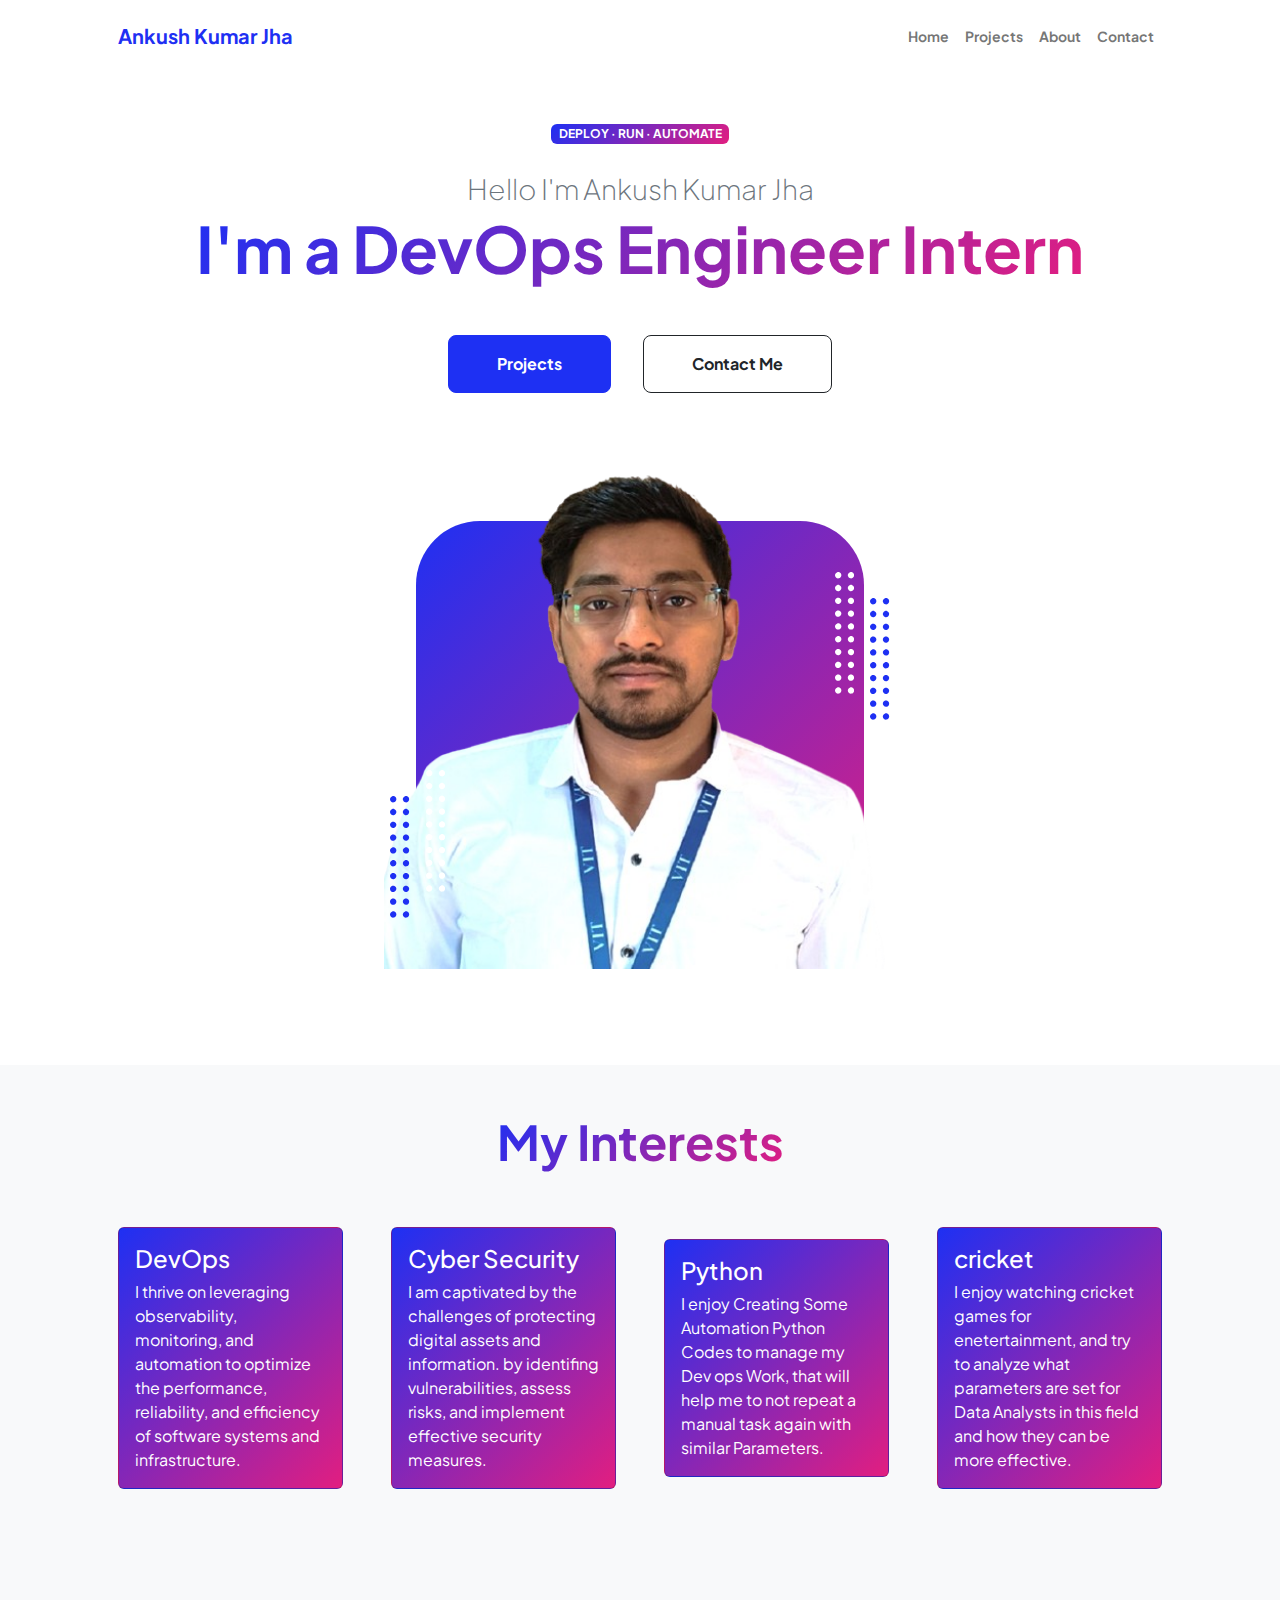
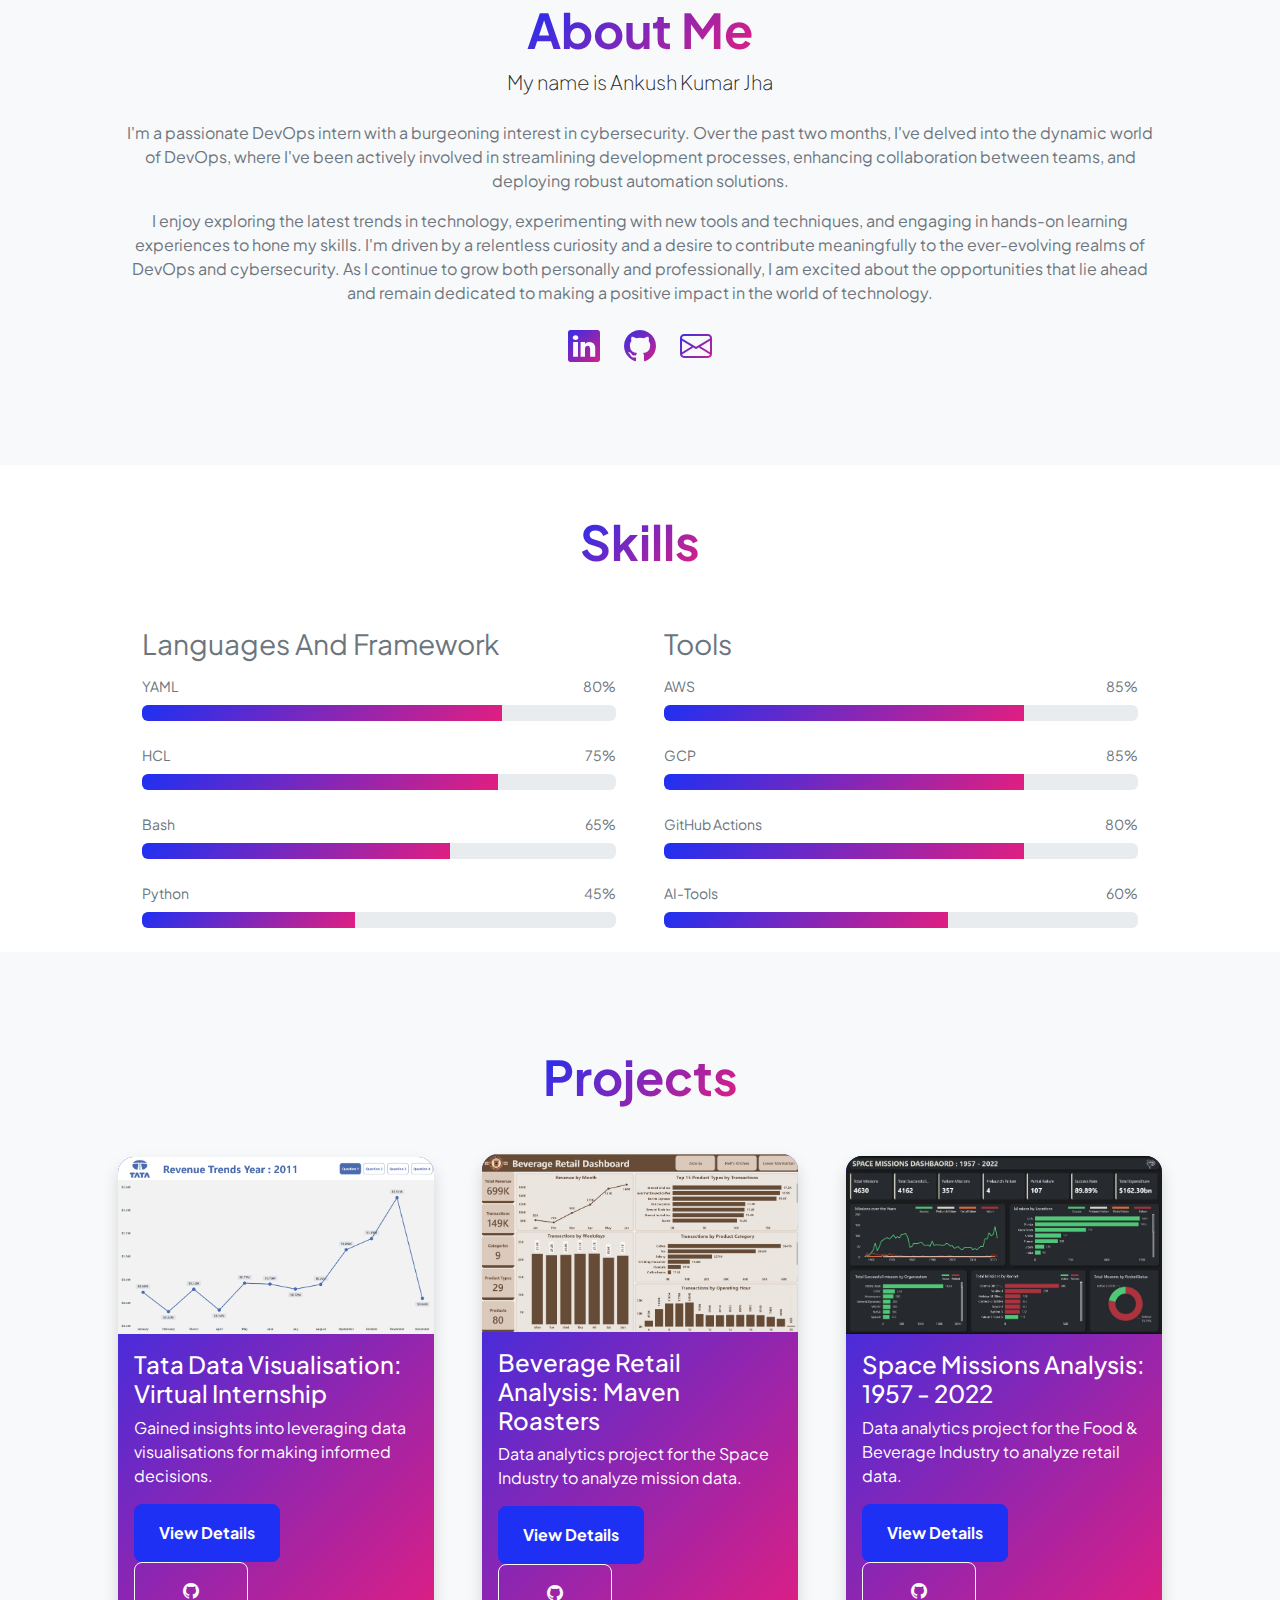
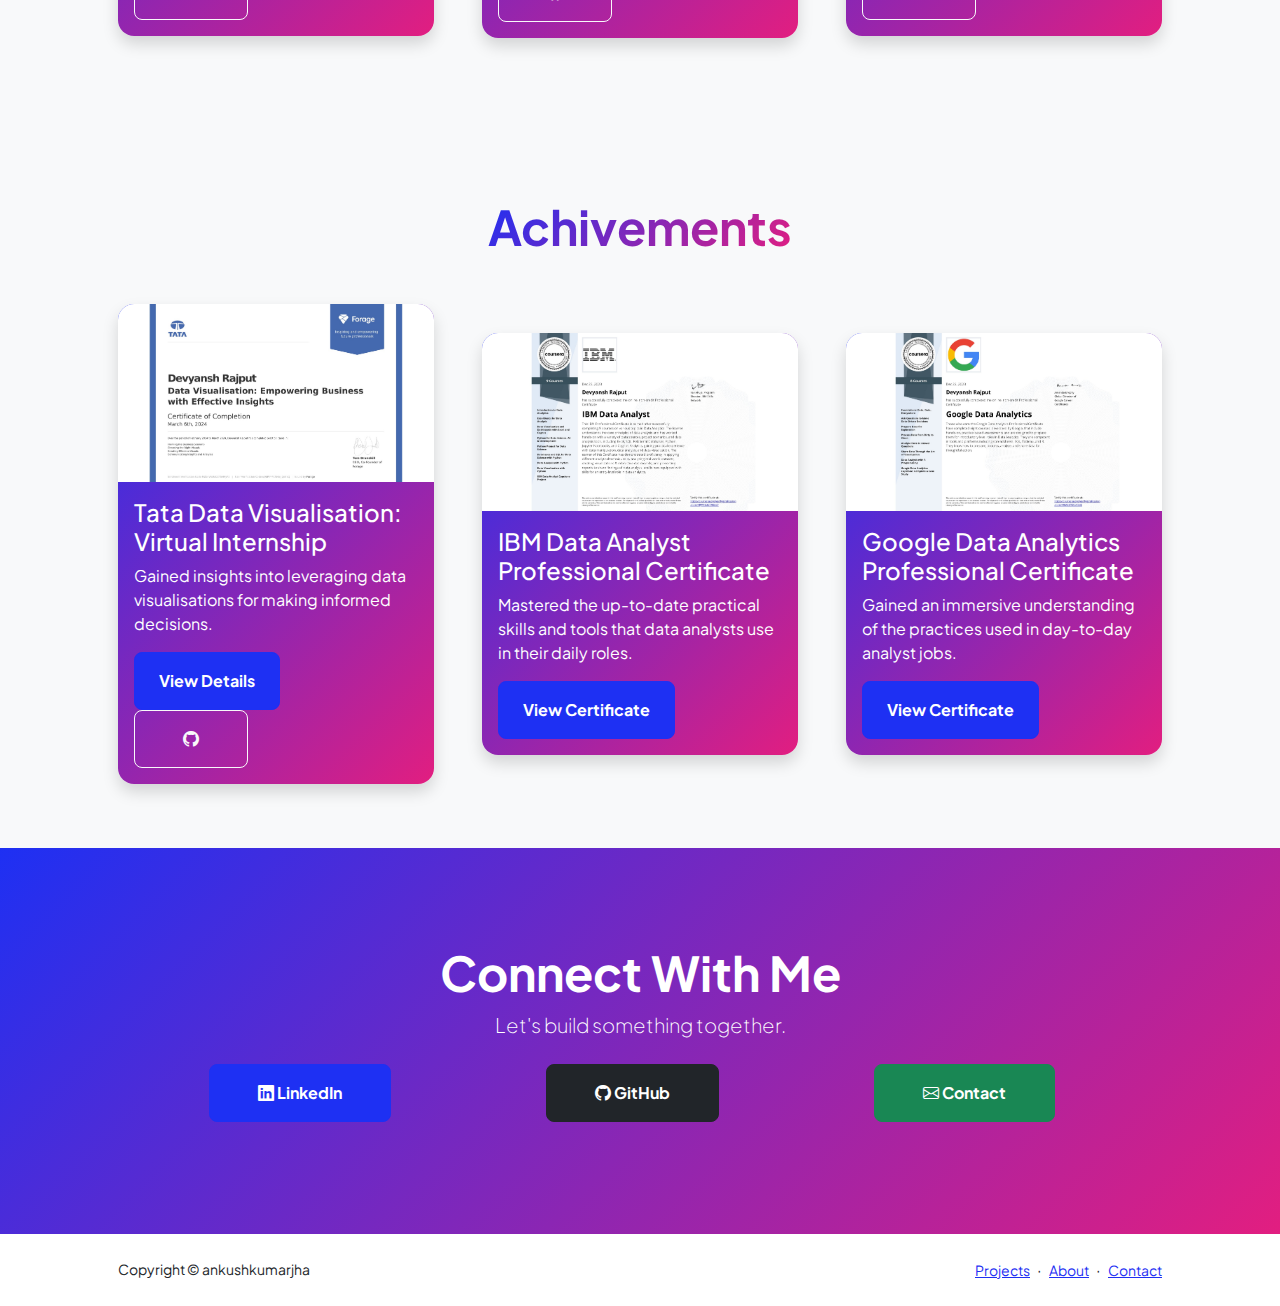
<file: index.html>
<!DOCTYPE html>
<html lang="en">
  <head>
    <meta charset="utf-8" />
    <meta
      name="viewport"
      content="width=device-width, initial-scale=1, shrink-to-fit=no"
    />
    <meta name="description" content="" />
    <meta name="author" content="" />
    <meta name="keywords" content="" />
    <meta name="author" content="Ankush Kumar Jha" />
    <!-- <meta data-rh="true" property="og:image" content="https://www.ankushkumarjha.live"> -->
    <title>Ankush Kumar Jha</title>
    <!-- Favicon-->
    <link rel="icon" type="image/x-icon" href="assets/user.svg" />
    <!-- Custom Google font-->
    <link rel="preconnect" href="https://fonts.googleapis.com" />
    <link rel="preconnect" href="https://fonts.gstatic.com" crossorigin />
    <link
      href="https://fonts.googleapis.com/css2?family=Plus+Jakarta+Sans:wght@100;200;300;400;500;600;700;800;900&amp;display=swap"
      rel="stylesheet"
    />
    <!-- Bootstrap icons-->
    <link
      href="https://cdn.jsdelivr.net/npm/bootstrap-icons@1.8.1/font/bootstrap-icons.css"
      rel="stylesheet"
    />
    <!-- Core theme CSS (includes Bootstrap)-->
    <link href="css/styles.css" rel="stylesheet" />
    <!-- Google tag (gtag.js) -->
<script async src="https://www.googletagmanager.com/gtag/js?id=G-4WKS9WXYEY"></script>
<script>
  window.dataLayer = window.dataLayer || [];
  function gtag(){dataLayer.push(arguments);}
  gtag('js', new Date());

  gtag('config', 'G-4WKS9WXYEY');
</script>
  </head>

  <body class="d-flex flex-column h-100">
    <main class="flex-shrink-0">
      <!-- Navigation Bar -->
      <nav class="navbar navbar-expand-lg navbar-light bg-white py-3">
        <div class="container px-5">
          <a class="navbar-brand" href="index.html"
            ><span class="fw-bolder text-primary">Ankush Kumar Jha</span></a
          >
          <button
            class="navbar-toggler"
            type="button"
            data-bs-toggle="collapse"
            data-bs-target="#navbarSupportedContent"
            aria-controls="navbarSupportedContent"
            aria-expanded="false"
            aria-label="Toggle navigation"
          >
            <span class="navbar-toggler-icon"></span>
          </button>
          <div class="collapse navbar-collapse" id="navbarSupportedContent">
            <ul class="navbar-nav ms-auto mb-2 mb-lg-0 small fw-bolder">
              <li class="nav-item">
                <a class="nav-link" href="index.html">Home</a>
              </li>
              <!--
              <li class="nav-item">
                <a class="nav-link" href="resume.html">Resume</a>
              </li>-->
              <li class="nav-item">
                <a class="nav-link" href="projects.html">Projects</a>
              </li>
              <li class="nav-item">
                <a class="nav-link" href="about.html">About</a>
              </li>
              <li class="nav-item">
                <a class="nav-link" href="contact.html">Contact</a>
              </li>
            </ul>
          </div>
        </div>
      </nav>
      <!-- Navigation Bar -->

      <!-- Hero Section -->
      <header class="py-5">
        <div class="container px-5 pb-5">
          <div class="row gx-5 align-items-center">
            <div class="col-xxl-5">
              <!-- Hero text content-->
              <div class="text-center text-xxl-start">
                <div
                  class="badge bg-gradient-primary-to-secondary text-white mb-4"
                >
                  <div class="text-uppercase">
                    Deploy &middot; Run &middot; Automate
                  </div>
                </div>
                <div class="fs-3 fw-light text-muted">
                  Hello I'm Ankush Kumar Jha 
                </div>
                <h1 class="display-3 fw-bolder mb-5">
                  <span class="text-gradient d-inline">I'm a DevOps Engineer Intern</span>
                </h1>
                <div
                  class="d-grid gap-3 d-sm-flex justify-content-sm-center justify-content-xxl-start mb-3"
                >
                  <a
                    class="btn btn-primary btn-lg px-5 py-3 me-sm-3 fs-6 fw-bolder"
                    href="projects.html"
                    >Projects</a
                  >
                  <a
                    class="btn btn-outline-dark btn-lg px-5 py-3 fs-6 fw-bolder"
                    href="contact.html"
                    >Contact Me</a
                  >
                </div>
              </div>
            </div>
            <div class="col-xxl-7">
              <!-- Hero profile picture-->
              <div class="d-flex justify-content-center mt-5 mt-xxl-0">
                <div class="profile bg-gradient-primary-to-secondary">
                  <img class="profile-img" src="assets/Profile1.png" alt="..." />
                  <div class="dots-1">
                    <!-- SVG Dots-->
                    <svg
                      version="1.1"
                      xmlns="http://www.w3.org/2000/svg"
                      xmlns:xlink="http://www.w3.org/1999/xlink"
                      x="0px"
                      y="0px"
                      viewBox="0 0 191.6 1215.4"
                      style="enable-background: new 0 0 191.6 1215.4"
                      xml:space="preserve"
                    >
                      <g
                        transform="translate(0.000000,1280.000000) scale(0.100000,-0.100000)"
                      >
                        <path
                          d="M227.7,12788.6c-105-35-200-141-222-248c-43-206,163-412,369-369c155,32,275,190,260,339c-11,105-90,213-190,262        C383.7,12801.6,289.7,12808.6,227.7,12788.6z"
                        ></path>
                        <path
                          d="M1507.7,12788.6c-151-50-253-216-222-362c25-119,136-230,254-255c194-41,395,142,375,339c-11,105-90,213-190,262        C1663.7,12801.6,1569.7,12808.6,1507.7,12788.6z"
                        ></path>
                        <path
                          d="M227.7,11508.6c-105-35-200-141-222-248c-43-206,163-412,369-369c155,32,275,190,260,339c-11,105-90,213-190,262        C383.7,11521.6,289.7,11528.6,227.7,11508.6z"
                        ></path>
                        <path
                          d="M1507.7,11508.6c-151-50-253-216-222-362c25-119,136-230,254-255c194-41,395,142,375,339c-11,105-90,213-190,262        C1663.7,11521.6,1569.7,11528.6,1507.7,11508.6z"
                        ></path>
                        <path
                          d="M227.7,10228.6c-105-35-200-141-222-248c-43-206,163-412,369-369c155,32,275,190,260,339c-11,105-90,213-190,262        C383.7,10241.6,289.7,10248.6,227.7,10228.6z"
                        ></path>
                        <path
                          d="M1507.7,10228.6c-105-35-200-141-222-248c-43-206,163-412,369-369c155,32,275,190,260,339c-11,105-90,213-190,262        C1663.7,10241.6,1569.7,10248.6,1507.7,10228.6z"
                        ></path>
                        <path
                          d="M227.7,8948.6c-105-35-200-141-222-248c-43-206,163-412,369-369c155,32,275,190,260,339c-11,105-90,213-190,262        C383.7,8961.6,289.7,8968.6,227.7,8948.6z"
                        ></path>
                        <path
                          d="M1507.7,8948.6c-105-35-200-141-222-248c-43-206,163-412,369-369c155,32,275,190,260,339c-11,105-90,213-190,262        C1663.7,8961.6,1569.7,8968.6,1507.7,8948.6z"
                        ></path>
                        <path
                          d="M227.7,7668.6c-105-35-200-141-222-248c-43-206,163-412,369-369c155,32,275,190,260,339c-11,105-90,213-190,262        C383.7,7681.6,289.7,7688.6,227.7,7668.6z"
                        ></path>
                        <path
                          d="M1507.7,7668.6c-105-35-200-141-222-248c-43-206,163-412,369-369c155,32,275,190,260,339c-11,105-90,213-190,262        C1663.7,7681.6,1569.7,7688.6,1507.7,7668.6z"
                        ></path>
                        <path
                          d="M227.7,6388.6c-105-35-200-141-222-248c-43-206,163-412,369-369c155,32,275,190,260,339c-11,105-90,213-190,262        C383.7,6401.6,289.7,6408.6,227.7,6388.6z"
                        ></path>
                        <path
                          d="M1507.7,6388.6c-105-35-200-141-222-248c-43-206,163-412,369-369c155,32,275,190,260,339c-11,105-90,213-190,262        C1663.7,6401.6,1569.7,6408.6,1507.7,6388.6z"
                        ></path>
                        <path
                          d="M227.7,5108.6c-105-35-200-141-222-248c-43-206,163-412,369-369c155,32,275,190,260,339c-11,105-90,213-190,262        C383.7,5121.6,289.7,5128.6,227.7,5108.6z"
                        ></path>
                        <path
                          d="M1507.7,5108.6c-105-35-200-141-222-248c-43-206,163-412,369-369c155,32,275,190,260,339c-11,105-90,213-190,262        C1663.7,5121.6,1569.7,5128.6,1507.7,5108.6z"
                        ></path>
                        <path
                          d="M227.7,3828.6c-105-35-200-141-222-248c-43-206,163-412,369-369c155,32,275,190,260,339c-11,105-90,213-190,262        C383.7,3841.6,289.7,3848.6,227.7,3828.6z"
                        ></path>
                        <path
                          d="M1507.7,3828.6c-105-35-200-141-222-248c-43-206,163-412,369-369c155,32,275,190,260,339c-11,105-90,213-190,262        C1663.7,3841.6,1569.7,3848.6,1507.7,3828.6z"
                        ></path>
                        <path
                          d="M227.7,2548.6c-105-35-200-141-222-248c-43-206,163-412,369-369c155,32,275,190,260,339c-11,105-90,213-190,262        C383.7,2561.6,289.7,2568.6,227.7,2548.6z"
                        ></path>
                        <path
                          d="M1507.7,2548.6c-105-35-200-141-222-248c-43-206,163-412,369-369c155,32,275,190,260,339c-11,105-90,213-190,262        C1663.7,2561.6,1569.7,2568.6,1507.7,2548.6z"
                        ></path>
                        <path
                          d="M227.7,1268.6c-105-35-200-141-222-248c-43-206,163-412,369-369c155,32,275,190,260,339c-11,105-90,213-190,262        C383.7,1281.6,289.7,1288.6,227.7,1268.6z"
                        ></path>
                        <path
                          d="M1507.7,1268.6c-105-35-200-141-222-248c-43-206,163-412,369-369c155,32,275,190,260,339c-11,105-90,213-190,262        C1663.7,1281.6,1569.7,1288.6,1507.7,1268.6z"
                        ></path>
                      </g>
                    </svg>
                    <!-- END of SVG dots-->
                  </div>
                  <div class="dots-2">
                    <!-- SVG Dots-->
                    <svg
                      version="1.1"
                      xmlns="http://www.w3.org/2000/svg"
                      xmlns:xlink="http://www.w3.org/1999/xlink"
                      x="0px"
                      y="0px"
                      viewBox="0 0 191.6 1215.4"
                      style="enable-background: new 0 0 191.6 1215.4"
                      xml:space="preserve"
                    >
                      <g
                        transform="translate(0.000000,1280.000000) scale(0.100000,-0.100000)"
                      >
                        <path
                          d="M227.7,12788.6c-105-35-200-141-222-248c-43-206,163-412,369-369c155,32,275,190,260,339c-11,105-90,213-190,262        C383.7,12801.6,289.7,12808.6,227.7,12788.6z"
                        ></path>
                        <path
                          d="M1507.7,12788.6c-151-50-253-216-222-362c25-119,136-230,254-255c194-41,395,142,375,339c-11,105-90,213-190,262        C1663.7,12801.6,1569.7,12808.6,1507.7,12788.6z"
                        ></path>
                        <path
                          d="M227.7,11508.6c-105-35-200-141-222-248c-43-206,163-412,369-369c155,32,275,190,260,339c-11,105-90,213-190,262        C383.7,11521.6,289.7,11528.6,227.7,11508.6z"
                        ></path>
                        <path
                          d="M1507.7,11508.6c-151-50-253-216-222-362c25-119,136-230,254-255c194-41,395,142,375,339c-11,105-90,213-190,262        C1663.7,11521.6,1569.7,11528.6,1507.7,11508.6z"
                        ></path>
                        <path
                          d="M227.7,10228.6c-105-35-200-141-222-248c-43-206,163-412,369-369c155,32,275,190,260,339c-11,105-90,213-190,262        C383.7,10241.6,289.7,10248.6,227.7,10228.6z"
                        ></path>
                        <path
                          d="M1507.7,10228.6c-105-35-200-141-222-248c-43-206,163-412,369-369c155,32,275,190,260,339c-11,105-90,213-190,262        C1663.7,10241.6,1569.7,10248.6,1507.7,10228.6z"
                        ></path>
                        <path
                          d="M227.7,8948.6c-105-35-200-141-222-248c-43-206,163-412,369-369c155,32,275,190,260,339c-11,105-90,213-190,262        C383.7,8961.6,289.7,8968.6,227.7,8948.6z"
                        ></path>
                        <path
                          d="M1507.7,8948.6c-105-35-200-141-222-248c-43-206,163-412,369-369c155,32,275,190,260,339c-11,105-90,213-190,262        C1663.7,8961.6,1569.7,8968.6,1507.7,8948.6z"
                        ></path>
                        <path
                          d="M227.7,7668.6c-105-35-200-141-222-248c-43-206,163-412,369-369c155,32,275,190,260,339c-11,105-90,213-190,262        C383.7,7681.6,289.7,7688.6,227.7,7668.6z"
                        ></path>
                        <path
                          d="M1507.7,7668.6c-105-35-200-141-222-248c-43-206,163-412,369-369c155,32,275,190,260,339c-11,105-90,213-190,262        C1663.7,7681.6,1569.7,7688.6,1507.7,7668.6z"
                        ></path>
                        <path
                          d="M227.7,6388.6c-105-35-200-141-222-248c-43-206,163-412,369-369c155,32,275,190,260,339c-11,105-90,213-190,262        C383.7,6401.6,289.7,6408.6,227.7,6388.6z"
                        ></path>
                        <path
                          d="M1507.7,6388.6c-105-35-200-141-222-248c-43-206,163-412,369-369c155,32,275,190,260,339c-11,105-90,213-190,262        C1663.7,6401.6,1569.7,6408.6,1507.7,6388.6z"
                        ></path>
                        <path
                          d="M227.7,5108.6c-105-35-200-141-222-248c-43-206,163-412,369-369c155,32,275,190,260,339c-11,105-90,213-190,262        C383.7,5121.6,289.7,5128.6,227.7,5108.6z"
                        ></path>
                        <path
                          d="M1507.7,5108.6c-105-35-200-141-222-248c-43-206,163-412,369-369c155,32,275,190,260,339c-11,105-90,213-190,262        C1663.7,5121.6,1569.7,5128.6,1507.7,5108.6z"
                        ></path>
                        <path
                          d="M227.7,3828.6c-105-35-200-141-222-248c-43-206,163-412,369-369c155,32,275,190,260,339c-11,105-90,213-190,262        C383.7,3841.6,289.7,3848.6,227.7,3828.6z"
                        ></path>
                        <path
                          d="M1507.7,3828.6c-105-35-200-141-222-248c-43-206,163-412,369-369c155,32,275,190,260,339c-11,105-90,213-190,262        C1663.7,3841.6,1569.7,3848.6,1507.7,3828.6z"
                        ></path>
                        <path
                          d="M227.7,2548.6c-105-35-200-141-222-248c-43-206,163-412,369-369c155,32,275,190,260,339c-11,105-90,213-190,262        C383.7,2561.6,289.7,2568.6,227.7,2548.6z"
                        ></path>
                        <path
                          d="M1507.7,2548.6c-105-35-200-141-222-248c-43-206,163-412,369-369c155,32,275,190,260,339c-11,105-90,213-190,262        C1663.7,2561.6,1569.7,2568.6,1507.7,2548.6z"
                        ></path>
                        <path
                          d="M227.7,1268.6c-105-35-200-141-222-248c-43-206,163-412,369-369c155,32,275,190,260,339c-11,105-90,213-190,262        C383.7,1281.6,289.7,1288.6,227.7,1268.6z"
                        ></path>
                        <path
                          d="M1507.7,1268.6c-105-35-200-141-222-248c-43-206,163-412,369-369c155,32,275,190,260,339c-11,105-90,213-190,262        C1663.7,1281.6,1569.7,1288.6,1507.7,1268.6z"
                        ></path>
                      </g>
                    </svg>
                    <!-- END of SVG dots-->
                  </div>
                  <div class="dots-3">
                    <!-- SVG Dots-->
                    <svg
                      version="1.1"
                      xmlns="http://www.w3.org/2000/svg"
                      xmlns:xlink="http://www.w3.org/1999/xlink"
                      x="0px"
                      y="0px"
                      viewBox="0 0 191.6 1215.4"
                      style="enable-background: new 0 0 191.6 1215.4"
                      xml:space="preserve"
                    >
                      <g
                        transform="translate(0.000000,1280.000000) scale(0.100000,-0.100000)"
                      >
                        <path
                          d="M227.7,12788.6c-105-35-200-141-222-248c-43-206,163-412,369-369c155,32,275,190,260,339c-11,105-90,213-190,262        C383.7,12801.6,289.7,12808.6,227.7,12788.6z"
                        ></path>
                        <path
                          d="M1507.7,12788.6c-151-50-253-216-222-362c25-119,136-230,254-255c194-41,395,142,375,339c-11,105-90,213-190,262        C1663.7,12801.6,1569.7,12808.6,1507.7,12788.6z"
                        ></path>
                        <path
                          d="M227.7,11508.6c-105-35-200-141-222-248c-43-206,163-412,369-369c155,32,275,190,260,339c-11,105-90,213-190,262        C383.7,11521.6,289.7,11528.6,227.7,11508.6z"
                        ></path>
                        <path
                          d="M1507.7,11508.6c-151-50-253-216-222-362c25-119,136-230,254-255c194-41,395,142,375,339c-11,105-90,213-190,262        C1663.7,11521.6,1569.7,11528.6,1507.7,11508.6z"
                        ></path>
                        <path
                          d="M227.7,10228.6c-105-35-200-141-222-248c-43-206,163-412,369-369c155,32,275,190,260,339c-11,105-90,213-190,262        C383.7,10241.6,289.7,10248.6,227.7,10228.6z"
                        ></path>
                        <path
                          d="M1507.7,10228.6c-105-35-200-141-222-248c-43-206,163-412,369-369c155,32,275,190,260,339c-11,105-90,213-190,262        C1663.7,10241.6,1569.7,10248.6,1507.7,10228.6z"
                        ></path>
                        <path
                          d="M227.7,8948.6c-105-35-200-141-222-248c-43-206,163-412,369-369c155,32,275,190,260,339c-11,105-90,213-190,262        C383.7,8961.6,289.7,8968.6,227.7,8948.6z"
                        ></path>
                        <path
                          d="M1507.7,8948.6c-105-35-200-141-222-248c-43-206,163-412,369-369c155,32,275,190,260,339c-11,105-90,213-190,262        C1663.7,8961.6,1569.7,8968.6,1507.7,8948.6z"
                        ></path>
                        <path
                          d="M227.7,7668.6c-105-35-200-141-222-248c-43-206,163-412,369-369c155,32,275,190,260,339c-11,105-90,213-190,262        C383.7,7681.6,289.7,7688.6,227.7,7668.6z"
                        ></path>
                        <path
                          d="M1507.7,7668.6c-105-35-200-141-222-248c-43-206,163-412,369-369c155,32,275,190,260,339c-11,105-90,213-190,262        C1663.7,7681.6,1569.7,7688.6,1507.7,7668.6z"
                        ></path>
                        <path
                          d="M227.7,6388.6c-105-35-200-141-222-248c-43-206,163-412,369-369c155,32,275,190,260,339c-11,105-90,213-190,262        C383.7,6401.6,289.7,6408.6,227.7,6388.6z"
                        ></path>
                        <path
                          d="M1507.7,6388.6c-105-35-200-141-222-248c-43-206,163-412,369-369c155,32,275,190,260,339c-11,105-90,213-190,262        C1663.7,6401.6,1569.7,6408.6,1507.7,6388.6z"
                        ></path>
                        <path
                          d="M227.7,5108.6c-105-35-200-141-222-248c-43-206,163-412,369-369c155,32,275,190,260,339c-11,105-90,213-190,262        C383.7,5121.6,289.7,5128.6,227.7,5108.6z"
                        ></path>
                        <path
                          d="M1507.7,5108.6c-105-35-200-141-222-248c-43-206,163-412,369-369c155,32,275,190,260,339c-11,105-90,213-190,262        C1663.7,5121.6,1569.7,5128.6,1507.7,5108.6z"
                        ></path>
                        <path
                          d="M227.7,3828.6c-105-35-200-141-222-248c-43-206,163-412,369-369c155,32,275,190,260,339c-11,105-90,213-190,262        C383.7,3841.6,289.7,3848.6,227.7,3828.6z"
                        ></path>
                        <path
                          d="M1507.7,3828.6c-105-35-200-141-222-248c-43-206,163-412,369-369c155,32,275,190,260,339c-11,105-90,213-190,262        C1663.7,3841.6,1569.7,3848.6,1507.7,3828.6z"
                        ></path>
                        <path
                          d="M227.7,2548.6c-105-35-200-141-222-248c-43-206,163-412,369-369c155,32,275,190,260,339c-11,105-90,213-190,262        C383.7,2561.6,289.7,2568.6,227.7,2548.6z"
                        ></path>
                        <path
                          d="M1507.7,2548.6c-105-35-200-141-222-248c-43-206,163-412,369-369c155,32,275,190,260,339c-11,105-90,213-190,262        C1663.7,2561.6,1569.7,2568.6,1507.7,2548.6z"
                        ></path>
                        <path
                          d="M227.7,1268.6c-105-35-200-141-222-248c-43-206,163-412,369-369c155,32,275,190,260,339c-11,105-90,213-190,262        C383.7,1281.6,289.7,1288.6,227.7,1268.6z"
                        ></path>
                        <path
                          d="M1507.7,1268.6c-105-35-200-141-222-248c-43-206,163-412,369-369c155,32,275,190,260,339c-11,105-90,213-190,262        C1663.7,1281.6,1569.7,1288.6,1507.7,1268.6z"
                        ></path>
                      </g>
                    </svg>
                    <!-- END of SVG dots-->
                  </div>
                  <div class="dots-4">
                    <!-- SVG Dots-->
                    <svg
                      version="1.1"
                      xmlns="http://www.w3.org/2000/svg"
                      xmlns:xlink="http://www.w3.org/1999/xlink"
                      x="0px"
                      y="0px"
                      viewBox="0 0 191.6 1215.4"
                      style="enable-background: new 0 0 191.6 1215.4"
                      xml:space="preserve"
                    >
                      <g
                        transform="translate(0.000000,1280.000000) scale(0.100000,-0.100000)"
                      >
                        <path
                          d="M227.7,12788.6c-105-35-200-141-222-248c-43-206,163-412,369-369c155,32,275,190,260,339c-11,105-90,213-190,262        C383.7,12801.6,289.7,12808.6,227.7,12788.6z"
                        ></path>
                        <path
                          d="M1507.7,12788.6c-151-50-253-216-222-362c25-119,136-230,254-255c194-41,395,142,375,339c-11,105-90,213-190,262        C1663.7,12801.6,1569.7,12808.6,1507.7,12788.6z"
                        ></path>
                        <path
                          d="M227.7,11508.6c-105-35-200-141-222-248c-43-206,163-412,369-369c155,32,275,190,260,339c-11,105-90,213-190,262        C383.7,11521.6,289.7,11528.6,227.7,11508.6z"
                        ></path>
                        <path
                          d="M1507.7,11508.6c-151-50-253-216-222-362c25-119,136-230,254-255c194-41,395,142,375,339c-11,105-90,213-190,262        C1663.7,11521.6,1569.7,11528.6,1507.7,11508.6z"
                        ></path>
                        <path
                          d="M227.7,10228.6c-105-35-200-141-222-248c-43-206,163-412,369-369c155,32,275,190,260,339c-11,105-90,213-190,262        C383.7,10241.6,289.7,10248.6,227.7,10228.6z"
                        ></path>
                        <path
                          d="M1507.7,10228.6c-105-35-200-141-222-248c-43-206,163-412,369-369c155,32,275,190,260,339c-11,105-90,213-190,262        C1663.7,10241.6,1569.7,10248.6,1507.7,10228.6z"
                        ></path>
                        <path
                          d="M227.7,8948.6c-105-35-200-141-222-248c-43-206,163-412,369-369c155,32,275,190,260,339c-11,105-90,213-190,262        C383.7,8961.6,289.7,8968.6,227.7,8948.6z"
                        ></path>
                        <path
                          d="M1507.7,8948.6c-105-35-200-141-222-248c-43-206,163-412,369-369c155,32,275,190,260,339c-11,105-90,213-190,262        C1663.7,8961.6,1569.7,8968.6,1507.7,8948.6z"
                        ></path>
                        <path
                          d="M227.7,7668.6c-105-35-200-141-222-248c-43-206,163-412,369-369c155,32,275,190,260,339c-11,105-90,213-190,262        C383.7,7681.6,289.7,7688.6,227.7,7668.6z"
                        ></path>
                        <path
                          d="M1507.7,7668.6c-105-35-200-141-222-248c-43-206,163-412,369-369c155,32,275,190,260,339c-11,105-90,213-190,262        C1663.7,7681.6,1569.7,7688.6,1507.7,7668.6z"
                        ></path>
                        <path
                          d="M227.7,6388.6c-105-35-200-141-222-248c-43-206,163-412,369-369c155,32,275,190,260,339c-11,105-90,213-190,262        C383.7,6401.6,289.7,6408.6,227.7,6388.6z"
                        ></path>
                        <path
                          d="M1507.7,6388.6c-105-35-200-141-222-248c-43-206,163-412,369-369c155,32,275,190,260,339c-11,105-90,213-190,262        C1663.7,6401.6,1569.7,6408.6,1507.7,6388.6z"
                        ></path>
                        <path
                          d="M227.7,5108.6c-105-35-200-141-222-248c-43-206,163-412,369-369c155,32,275,190,260,339c-11,105-90,213-190,262        C383.7,5121.6,289.7,5128.6,227.7,5108.6z"
                        ></path>
                        <path
                          d="M1507.7,5108.6c-105-35-200-141-222-248c-43-206,163-412,369-369c155,32,275,190,260,339c-11,105-90,213-190,262        C1663.7,5121.6,1569.7,5128.6,1507.7,5108.6z"
                        ></path>
                        <path
                          d="M227.7,3828.6c-105-35-200-141-222-248c-43-206,163-412,369-369c155,32,275,190,260,339c-11,105-90,213-190,262        C383.7,3841.6,289.7,3848.6,227.7,3828.6z"
                        ></path>
                        <path
                          d="M1507.7,3828.6c-105-35-200-141-222-248c-43-206,163-412,369-369c155,32,275,190,260,339c-11,105-90,213-190,262        C1663.7,3841.6,1569.7,3848.6,1507.7,3828.6z"
                        ></path>
                        <path
                          d="M227.7,2548.6c-105-35-200-141-222-248c-43-206,163-412,369-369c155,32,275,190,260,339c-11,105-90,213-190,262        C383.7,2561.6,289.7,2568.6,227.7,2548.6z"
                        ></path>
                        <path
                          d="M1507.7,2548.6c-105-35-200-141-222-248c-43-206,163-412,369-369c155,32,275,190,260,339c-11,105-90,213-190,262        C1663.7,2561.6,1569.7,2568.6,1507.7,2548.6z"
                        ></path>
                        <path
                          d="M227.7,1268.6c-105-35-200-141-222-248c-43-206,163-412,369-369c155,32,275,190,260,339c-11,105-90,213-190,262        C383.7,1281.6,289.7,1288.6,227.7,1268.6z"
                        ></path>
                        <path
                          d="M1507.7,1268.6c-105-35-200-141-222-248c-43-206,163-412,369-369c155,32,275,190,260,339c-11,105-90,213-190,262        C1663.7,1281.6,1569.7,1288.6,1507.7,1268.6z"
                        ></path>
                      </g>
                    </svg>
                    <!-- END of SVG dots-->
                  </div>
                </div>
              </div>
            </div>
          </div>
        </div>
      </header>
      <!-- Hero Section -->

      <!--Interests Section-->
      <section class="bg-light interests-section">
        <div class="container px-5">
          <div class="row gx-5 align-items-center">
            <div class="text-center my-5">
              <h2 class="display-5 fw-bolder">
                <span class="text-gradient d-inline">My Interests</span>
              </h2>
            </div>
            <!-- Four columns for interests -->
            <div class="col-lg-3">
              <div
                class="card bg-gradient-primary-to-secondary text-white mb-3"
              >
                <div class="card-body">
                  <h4 class="card-title">DevOps</h4>
                  <p class="card-text">
                    I thrive on leveraging observability, monitoring, and automation to optimize the performance, 
                    reliability, and efficiency of software systems and infrastructure.
                  </p>
                </div>
              </div>
            </div>
            <div class="col-lg-3">
              <div
                class="card bg-gradient-primary-to-secondary text-white mb-3"
              >
                <div class="card-body">
                  <h4 class="card-title">Cyber Security</h4>
                  <p class="card-text">
                    I am captivated by the challenges of protecting digital assets and information. 
                    by identifing vulnerabilities, assess risks, and implement effective security measures.
                  </p>
                </div>
              </div>
            </div>
            <div class="col-lg-3">
              <div
                class="card bg-gradient-primary-to-secondary text-white mb-3"
              >
                <div class="card-body">
                  <h4 class="card-title">Python</h4>
                  <p class="card-text">
                    I enjoy Creating Some Automation Python Codes to manage my Dev ops Work,
                    that will help me to not repeat a manual task again with similar Parameters.
                  </p>
                </div>
              </div>
            </div>
            <div class="col-lg-3">
              <div
                class="card bg-gradient-primary-to-secondary text-white mb-3"
              >
                <div class="card-body">
                  <h4 class="card-title">cricket</h4>
                  <p class="card-text">
                    I enjoy watching cricket games for enetertainment,
                    and try to analyze what parameters are set for Data Analysts in this field
                    and how they can be more effective.
                  </p>
                </div>
              </div>
            </div>
          </div>
        </div>
      </section>
      <!--Interests Section-->

      <!-- About Section-->
      <section class="bg-light py-5">
        <div class="container px-5">
          <div class="row gx-5 justify-content-center">
            <div class="col-xxl-8">
              <div class="text-center my-5">
                <h2 class="display-5 fw-bolder">
                  <span class="text-gradient d-inline">About Me</span>
                </h2>
                <p class="lead fw-light mb-4">
                  My name is Ankush Kumar Jha
                </p>
                <p class="text-muted">
                  <p class="text-muted">
                   I'm a passionate DevOps intern with a burgeoning interest in cybersecurity. Over the past two months, I've delved into the dynamic world of DevOps, where I've been actively involved in streamlining development processes, enhancing collaboration between teams, and deploying robust automation solutions.
                  </p>
                  <p class="text-muted">
                    I enjoy exploring the latest trends in technology, experimenting with new tools and techniques, and engaging in hands-on learning experiences to hone my skills. I'm driven by a relentless curiosity and a desire to contribute meaningfully to the ever-evolving realms of DevOps and cybersecurity. As I continue to grow both personally and professionally,
                    I am excited about the opportunities that lie ahead and remain dedicated to making a positive impact in the world of technology.
                  </p>
                </p>
                <div class="d-flex justify-content-center fs-2 gap-4">
                  <a
                    class="text-gradient"
                    href="https://www.linkedin.com/in/jhaankush/"
                    target="_blank"
                    ><i class="bi bi-linkedin"></i
                  ></a>
                  <a
                    class="text-gradient"
                    href="https://github.com/ankushjha-aj"
                    target="_blank"
                    ><i class="bi bi-github"></i
                  ></a>
                  <a
                    class="text-gradient"
                    href="mailto:jhaankushcpp@gmail.com"
                      target="_blank"
                    ><i class="bi bi-bi bi-envelope"></i
                  ></a>
                </div>
              </div>
            </div>
          </div>
        </div>
      </section>
      <!-- About Section-->

      <!--Skills Start -->
      <div class="container px-5">
        <div class="row gx-5 justify-content-center">
          <div class="text-center my-5">
            <h2 class="display-5 fw-bolder">
              <span class="text-gradient d-inline">Skills</span>
            </h2>

          </div>
          <div class="row gx-5">
            <!-- Languages column-->
            <div class="col-md-6">
              <h3 class="fw-normal text-muted mb-3">Languages And Framework</h3>
              <!-- Progress bar labels-->
              <div class="d-flex justify-content-between small text-muted mb-2">
                <div>YAML</div>
                <div>80%</div>
              </div>
              <!-- Progress bar-->
              <div class="progress mb-4">
                <div
                  class="progress-bar bg-gradient-primary-to-secondary"
                  role="progressbar"
                  style="width: 0%"
                  aria-valuenow="80"
                  aria-valuemin="0"
                  aria-valuemax="100"
                ></div>
              </div>
              <!-- Progress bar labels-->
              <div class="d-flex justify-content-between small text-muted mb-2">
                <div>HCL</div>
                <div>75%</div>
              </div>
              <!-- Progress bar-->
              <div class="progress mb-4">
                <div
                  class="progress-bar bg-gradient-primary-to-secondary"
                  role="progressbar"
                  style="width: 0%"
                  aria-valuenow="75"
                  aria-valuemin="0"
                  aria-valuemax="100"
                ></div>
              </div>
              <!-- Progress bar labels-->
              <div class="d-flex justify-content-between small text-muted mb-2">
                <div>Bash</div>
                <div>65%</div>
              </div>
              <!-- Progress bar-->
              <div class="progress mb-4">
                <div
                  class="progress-bar bg-gradient-primary-to-secondary"
                  role="progressbar"
                  style="width: 0%"
                  aria-valuenow="65"
                  aria-valuemin="0"
                  aria-valuemax="100"
                ></div>
              </div>
              <!-- Progress bar labels-->
              <div class="d-flex justify-content-between small text-muted mb-2">
                <div>Python</div>
                <div>45%</div>
              </div>
              <!-- Progress bar-->
              <div class="progress mb-4">
                <div
                  class="progress-bar bg-gradient-primary-to-secondary"
                  role="progressbar"
                  style="width: 0%"
                  aria-valuenow="45"
                  aria-valuemin="0"
                  aria-valuemax="100"
                ></div>
              </div>
            </div>
            <!-- Tools column-->
            <div class="col-md-6">
              <h3 class="fw-normal text-muted mb-3">Tools</h3>
              <!-- Progress bar labels-->
              <div class="d-flex justify-content-between small text-muted mb-2">
                <div>AWS</div>
                <div>85%</div>
              </div>
              <!-- Progress bar-->
              <div class="progress mb-4">
                <div
                  class="progress-bar bg-gradient-primary-to-secondary"
                  role="progressbar"
                  style="width: 0%"
                  aria-valuenow="85"
                  aria-valuemin="0"
                  aria-valuemax="100"
                ></div>
              </div>
              <!-- Progress bar labels-->
              <div class="d-flex justify-content-between small text-muted mb-2">
                <div>GCP</div>
                <div>85%</div>
              </div>
              <!-- Progress bar-->
              <div class="progress mb-4">
                <div
                  class="progress-bar bg-gradient-primary-to-secondary"
                  role="progressbar"
                  style="width: 0%"
                  aria-valuenow="85"
                  aria-valuemin="0"
                  aria-valuemax="100"
                ></div>
              </div>
              <!-- Progress bar labels-->
              <div class="d-flex justify-content-between small text-muted mb-2">
                <div>GitHub Actions</div>
                <div>80%</div>
              </div>
              <!-- Progress bar-->
              <div class="progress mb-4">
                <div
                  class="progress-bar bg-gradient-primary-to-secondary"
                  role="progressbar"
                  style="width: 0%"
                  aria-valuenow="80"
                  aria-valuemin="0"
                  aria-valuemax="100"
                ></div>
              </div>
              <!-- Progress bar labels-->
              <div class="d-flex justify-content-between small text-muted mb-2">
                <div>AI-Tools</div>
                <div>60%</div>
              </div>
              <!-- Progress bar-->
              <div class="progress mb-4">
                <div
                  class="progress-bar bg-gradient-primary-to-secondary"
                  role="progressbar"
                  style="width: 0%"
                  aria-valuenow="60"
                  aria-valuemin="0"
                  aria-valuemax="100"
                ></div>
              </div>
            </div>
          </div>
        </div>
      </div>
      <!-- Skills End -->

          <!-- Projects Section-->
    <section class="bg-light py-5">
      <div class="container px-5">
        <div class="row gx-5 justify-content-center">
          <div class="col-xxl-8">
            <div class="text-center my-5">
              <h2 class="display-5 fw-bolder">
                <span class="text-gradient d-inline">Projects</span>
              </h2>
            </div>
          </div>
        </div>
        <div class="row gx-5 align-items-center">

                      <!-- Card -->
                      <div class="col-lg-4">
                        <div
                          class="card overflow-hidden shadow rounded-4 border-0 bg-gradient-primary-to-secondary text-white mb-3"
                        >
                          <img
                            src="assets/Tata Data Visualization.png"
                            class="card-img-top"
                          />
                          <div class="card-body">
                            <h4 class="card-title">
                              Tata Data Visualisation: Virtual Internship
                            </h4>
                            <p class="card-text">
                              Gained insights into leveraging data visualisations for making informed decisions.
                            </p>
                            <a
                              class="btn btn-primary btn-lg px-4 py-3 me-sm-3 fs-6 fw-bolder"
                              href="Tata_Data_Visualisation_Virutal_Internship.html"
                              >View Details</a
                            >
                            <a
                              class="btn btn-outline-light btn-lg px-5 py-3 me-sm-3 fs-6 fw-bolder"
                              href="https://github.com/rajputdevyansh/Tata-Data-Visualisation-Virtual-Internship"
                              target="_blank"
                              ><i class="bi bi-github"></i
                            ></a>
                          </div>
                        </div>
                      </div>
                      <!-- Card -->
                      <div class="col-lg-4">
                        <div
                          class="card overflow-hidden shadow rounded-4 border-0 bg-gradient-primary-to-secondary text-white mb-3"
                        >
                          <img
                            src="assets/Beverage_Retail_Dasboard.jpg"
                            class="card-img-top"
                          />
                          <div class="card-body">
                            <h4 class="card-title">
                              Beverage Retail Analysis: Maven Roasters
                            </h4>
                            <p class="card-text">
                              Data analytics project for the Space Industry to analyze mission
                              data.
                            </p>
                            <a
                              class="btn btn-primary btn-lg px-4 py-3 me-sm-3 fs-6 fw-bolder"
                              href="Beverage_Retail_Analysis.html"
                              >View Details</a
                            >
                            <a
                              class="btn btn-outline-light btn-lg px-5 py-3 me-sm-3 fs-6 fw-bolder"
                              href="https://github.com/rajputdevyansh/Coffee-Shop-Retail-Analysis"
                              target="_blank"
                              ><i class="bi bi-github"></i
                            ></a>
                          </div>
                        </div>
                      </div>
                      <!-- Card -->
                      <div class="col-lg-4">
                        <div
                          class="card overflow-hidden shadow rounded-4 border-0 bg-gradient-primary-to-secondary text-white mb-3"
                        >
                          <img
                            src="assets/Space_Missons_Analysis.jpg"
                            class="card-img-top"
                          />
                          <div class="card-body">
                            <h4 class="card-title">
                              Space Missions Analysis: 1957 - 2022
                            </h4>
                            <p class="card-text">
                              Data analytics project for the Food & Beverage Industry to analyze retail
                              data.
                            </p>
                            <a
                              class="btn btn-primary btn-lg px-4 py-3 me-sm-3 fs-6 fw-bolder"
                              href="Space_Missions_Analysis.html"
                              >View Details</a
                            >
                            <a
                              class="btn btn-outline-light btn-lg px-5 py-3 me-sm-3 fs-6 fw-bolder"
                              href="https://github.com/rajputdevyansh/Space-Missions-Data-Analysis"
                              target="_blank"
                              ><i class="bi bi-github"></i
                            ></a>
                          </div>
                        </div>
                      </div>
                      <!-- Card -->

        </div>
      </div>
    </section>
    <!-- Projects Section-->

              <!-- Achivements Section-->
              <section class="bg-light py-5">
                <div class="container px-5">
                  <div class="row gx-5 justify-content-center">
                    <div class="col-xxl-8">
                      <div class="text-center my-5">
                        <h2 class="display-5 fw-bolder">
                          <span class="text-gradient d-inline">Achivements</span>
                        </h2>
                      </div>
                    </div>
                  </div>
                  <div class="row gx-5 align-items-center">
                    <!-- Card -->
          
                    <!-- Card -->
          
                    <!-- Card -->
          
                    <!-- Card -->
          
                                <!-- Card -->
          
                      <!-- Card -->
                      <div class="col-lg-4">
                        <div
                          class="card overflow-hidden shadow rounded-4 border-0 bg-gradient-primary-to-secondary text-white mb-3"
                        >
                          <img
                            src="assets/Tata Group VI.jpg"
                            class="card-img-top"
                          />
                          <div class="card-body">
                            <h4 class="card-title">
                              Tata Data Visualisation: Virtual Internship
                            </h4>
                            <p class="card-text">
                              Gained insights into leveraging data visualisations for making informed decisions.
                            </p>
                            <a
                              class="btn btn-primary btn-lg px-4 py-3 me-sm-3 fs-6 fw-bolder"
                              href="Tata_Data_Visualisation_Virutal_Internship.html"
                              >View Details</a
                            >
                            <a
                              class="btn btn-outline-light btn-lg px-5 py-3 me-sm-3 fs-6 fw-bolder"
                              href="https://github.com/rajputdevyansh/Tata-Data-Visualisation-Virtual-Internship"
                              target="_blank"
                              ><i class="bi bi-github"></i
                            ></a>
                          </div>
                        </div>
                      </div>
                      <!-- Card -->
                      <div class="col-lg-4">
                        <div
                          class="card overflow-hidden shadow rounded-4 border-0 bg-gradient-primary-to-secondary text-white mb-3">
                          <img src="assets/IBM Data Analyst.jpg" class="card-img-top" />
                          <div class="card-body">
                            <h4 class="card-title">IBM Data Analyst Professional Certificate</h4>
                            <p class="card-text">
                              Mastered the up-to-date practical skills and tools that data analysts use in their daily roles.
                            </p>
                            <a class="btn btn-primary btn-lg px-4 py-3 me-sm-3 fs-6 fw-bolder" href="https://coursera.org/share/5917e15b07045be8cd547bcbbe2365f3" target="_blank">View
                              Certificate</a>
                          </div>
                        </div>
                      </div>
                      <!-- Card -->
                      <div class="col-lg-4">
                        <div
                          class="card overflow-hidden shadow rounded-4 border-0 bg-gradient-primary-to-secondary text-white mb-3"
                        >
                          <img
                            src="assets/Google Data Analytics.jpg"
                            alt="Project 1"
                            class="card-img-top"
                          />
                          <div class="card-body">
                            <h4 class="card-title">Google Data Analytics Professional Certificate</h4>
                            <p class="card-text">
                              Gained an immersive understanding of the practices used in day-to-day analyst jobs.
                            </p>
                            <a
                              class="btn btn-primary btn-lg px-4 py-3 me-sm-3 fs-6 fw-bolder"
                              href="https://coursera.org/share/21e80738a77f92e7c8dbdb539dfaf3cf" target="_blank"
                              >View Certificate</a>
                          </div>
                        </div>
                      </div>
                      <!-- Card -->
          
                  </div>
                </div>
              </section>
              <!-- Achivements Section-->

      <!-- Contact Section-->
      <section class="py-5 bg-gradient-primary-to-secondary text-white">
        <div class="container px-5 my-5">
          <div class="text-center">
            <h2 class="display-5 fw-bolder">Connect With Me</h2>
            <p class="lead fw-light mb-4">Let's build something together.</p>
            <!-- Three buttons for social media -->
            <section class="connect-section">
              <div class="container px-5">
                <div class="row gx-5 align-items-center justify-content-center">
                  <div class="col-lg-4 col-md-6 col-sm-12 mb-3">
                    <a
                      class="btn btn-primary btn-lg px-5 py-3 me-sm-3 fs-6 fw-bolder"
                      href="https://www.linkedin.com/in/jhaankush/"
                      target="_blank"
                      ><i class="bi bi-linkedin"></i> LinkedIn</a
                    >
                  </div>
                  <div class="col-lg-4 col-md-6 col-sm-12 mb-3">
                    <a
                      class="btn btn-dark btn-lg px-5 py-3 me-sm-3 fs-6 fw-bolder"
                      href="https://github.com/ankushjha-aj"
                      target="_blank"
                      ><i class="bi bi-github"></i> GitHub</a
                    >
                  </div>
                  <div class="col-lg-4 col-md-6 col-sm-12 mb-3">
                    <a
                      class="btn btn-success btn-lg px-5 py-3 me-sm-3 fs-6 fw-bolder"
                      href="contact.html"
                      ><i class="bi bi-envelope"></i> Contact</a  
                    >
                  </div>
                </div>
              </div>
            </section>
          </div>
        </div>
      </section>
      <!-- Contact Section-->
    </main>

    <!-- Footer-->
    <footer class="bg-white py-4 mt-auto">
      <div class="container px-5">
        <div
          class="row align-items-center justify-content-between flex-column flex-sm-row"
        >
          <div class="col-auto">
            <div class="small m-0">Copyright &copy; ankushkumarjha</div>
          </div>
          <div class="col-auto">
            <a class="small" href="projects.html">Projects</a>   
            <span class="mx-1">&middot;</span>
            <a class="small" href="about.html">About</a>
            <span class="mx-1">&middot;</span>
            <a class="small" href="contact.html">Contact</a>
          </div>
        </div>
      </div>
    </footer>
    <!-- Footer-->

    <!-- Bootstrap core JS-->
    <script src="https://cdn.jsdelivr.net/npm/bootstrap@5.2.3/dist/js/bootstrap.bundle.min.js"></script>
    <!-- Core theme JS-->
    <script src="js/scripts.js"></script>

    <!--Script for progress bar-->
    <script>
      // Select all the progress bars
      let progressBars = document.querySelectorAll(".progress-bar");

      // Loop through each progress bar
      progressBars.forEach(function (progressBar) {
        // Get the width of the progress bar
        let width = getComputedStyle(progressBar).width;
        // Convert the width to a number
        width = parseInt(width);
        // Set the initial width to 0
        progressBar.style.width = "0%";
        // Create a timer
        let timer = setInterval(function () {
          // Increase the width by 1
          width++;
          // Set the new width
          progressBar.style.width = width + "%";
          // Get the desired percentage from the aria-valuenow attribute
          let percentage = progressBar.getAttribute("aria-valuenow");
          // Convert the percentage to a number
          percentage = parseInt(percentage);
          // Check if the width is equal to or greater than the percentage
          if (width >= percentage) {
            // Stop the timer
            clearInterval(timer);
          }
        }, 10); // Update the width every 10 milliseconds
      });
    </script>
    <!--Script for progress bar-->
  </body>
</html>
</file>
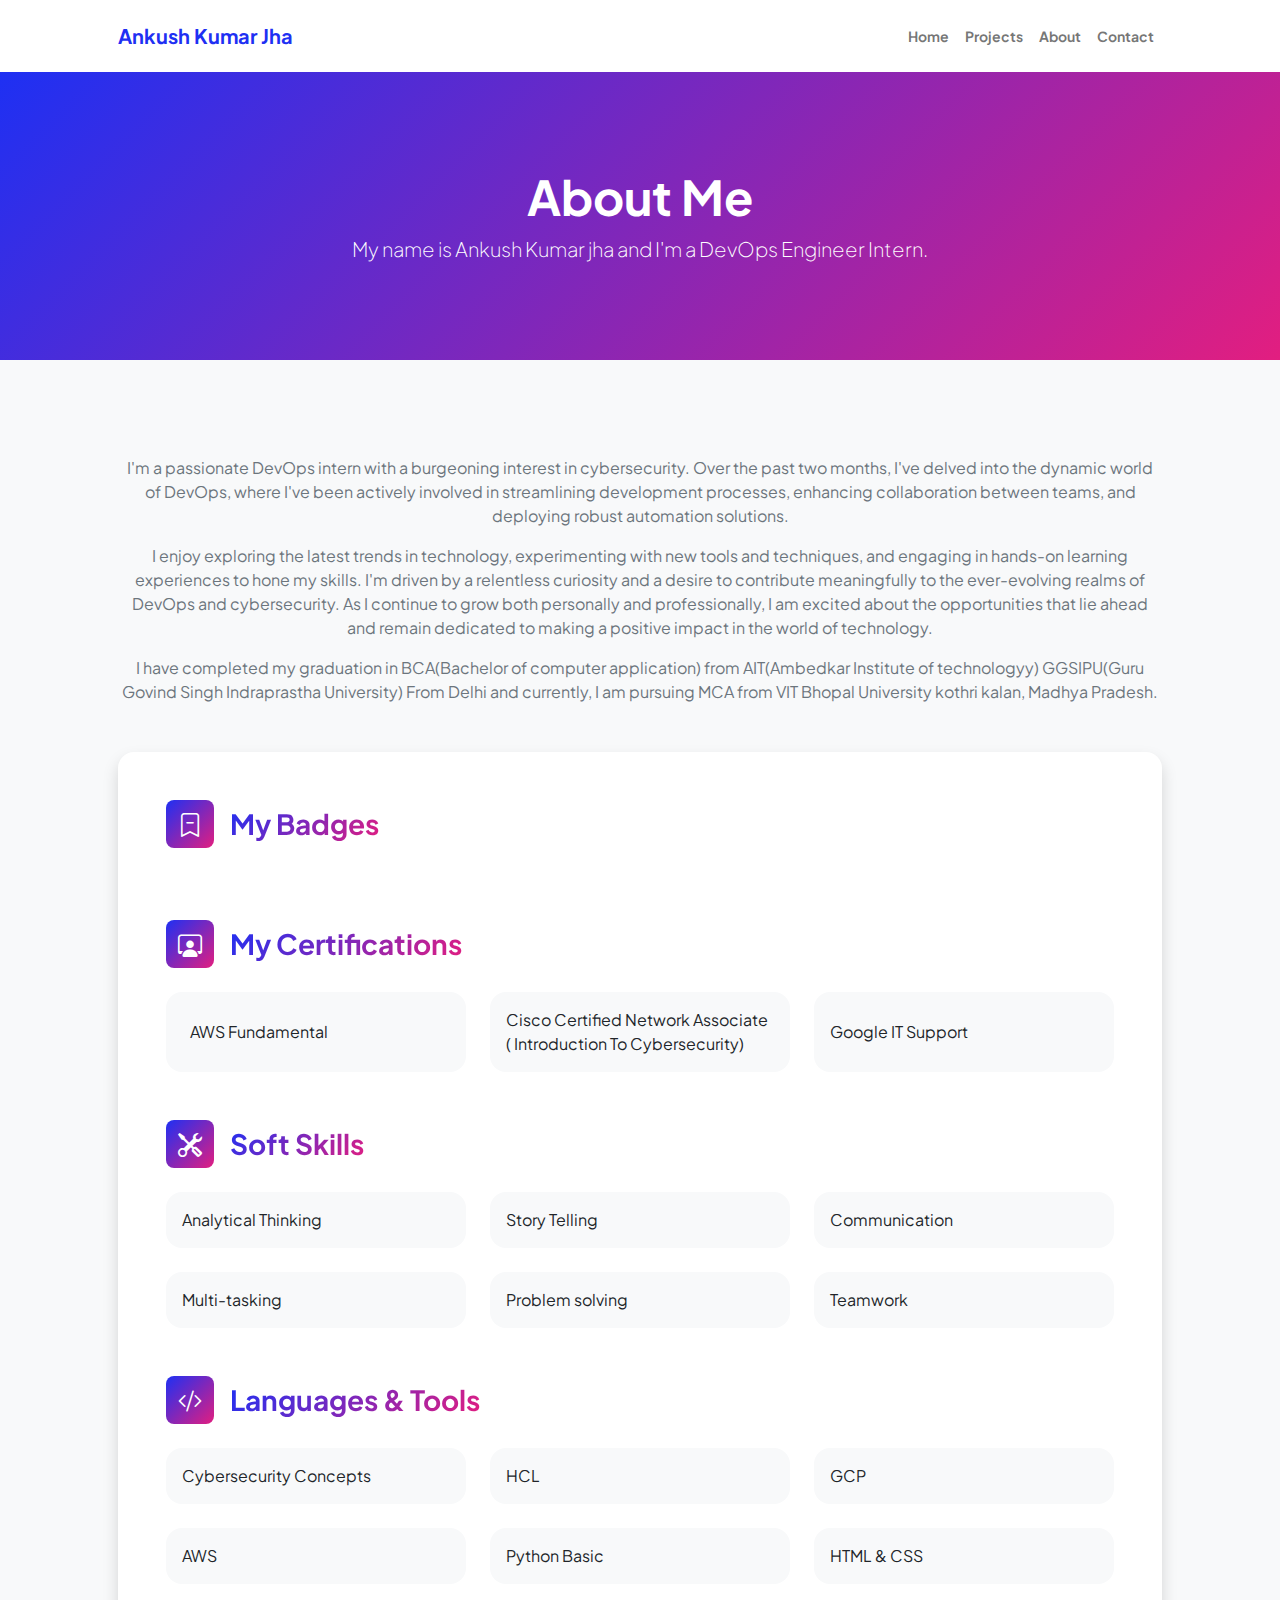
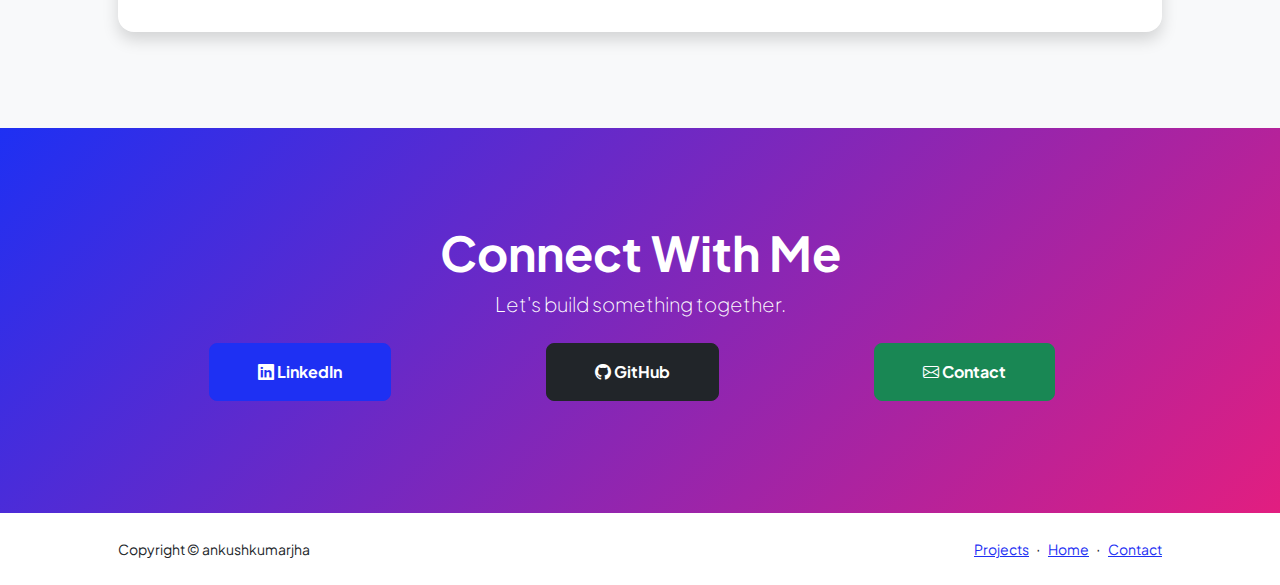
<file: about.html>
<!DOCTYPE html>
<html lang="en">
  <head>
    <meta charset="utf-8" />
    <meta
      name="viewport"
      content="width=device-width, initial-scale=1, shrink-to-fit=no"
    />
    <meta name="description" content />
    <meta name="author" content />
    <title>About - Ankush Kumar Jha</title>
    <!-- Favicon-->
    <link rel="icon" type="image/x-icon" href="assets/favicon.ico" />
    <!-- Custom Google font-->
    <link rel="preconnect" href="https://fonts.googleapis.com" />
    <link rel="preconnect" href="https://fonts.gstatic.com" crossorigin />
    <link
      href="https://fonts.googleapis.com/css2?family=Plus+Jakarta+Sans:wght@100;200;300;400;500;600;700;800;900&amp;display=swap"
      rel="stylesheet"
    />
    <!-- Bootstrap icons-->
    <link
      href="https://cdn.jsdelivr.net/npm/bootstrap-icons@1.8.1/font/bootstrap-icons.css"
      rel="stylesheet"
    />
    <!-- Core theme CSS (includes Bootstrap)-->
    <link href="css/styles.css" rel="stylesheet" />
    <!-- Google tag (gtag.js) -->
    <script
      async
      src="https://www.googletagmanager.com/gtag/js?id=G-4WKS9WXYEY"
    ></script>
    <script>
      window.dataLayer = window.dataLayer || [];
      function gtag() {
        dataLayer.push(arguments);
      }
      gtag("js", new Date());

      gtag("config", "G-4WKS9WXYEY");
    </script>
  </head>
  <body class="d-flex flex-column">
    <main class="flex-shrink-0">
      <!-- Navigation Bar -->
      <nav class="navbar navbar-expand-lg navbar-light bg-white py-3">
        <div class="container px-5">
          <a class="navbar-brand" href="index.html"
            ><span class="fw-bolder text-primary">Ankush Kumar Jha</span></a
          >
          <button
            class="navbar-toggler"
            type="button"
            data-bs-toggle="collapse"
            data-bs-target="#navbarSupportedContent"
            aria-controls="navbarSupportedContent"
            aria-expanded="false"
            aria-label="Toggle navigation"
          >
            <span class="navbar-toggler-icon"></span>
          </button>
          <div class="collapse navbar-collapse" id="navbarSupportedContent">
            <ul class="navbar-nav ms-auto mb-2 mb-lg-0 small fw-bolder">
              <li class="nav-item">
                <a class="nav-link" href="index.html">Home</a>
              </li>
              <!--
              <li class="nav-item">
                <a class="nav-link" href="resume.html">Resume</a>
              </li>-->
              <li class="nav-item">
                <a class="nav-link" href="projects.html">Projects</a>
              </li>
              <li class="nav-item">
                <a class="nav-link" href="about.html">About</a>
              </li>
              <li class="nav-item">
                <a class="nav-link" href="contact.html">Contact</a>
              </li>
            </ul>
          </div>
        </div>
      </nav>
      <!-- Navigation Bar -->

      <!-- Hero Section-->
      <section class="py-5 bg-gradient-primary-to-secondary text-white">
        <div class="container px-5 my-5">
          <div class="text-center">
            <h2 class="display-5 fw-bolder">About Me</h2>
            <p class="lead fw-light mb-4">
              My name is Ankush Kumar jha and 
              I'm a DevOps Engineer Intern.
            </p>
          </div>
        </div>
      </section>
      <!-- Hero Section-->

      <section class="bg-light py-5">
        <div class="container px-5">
          <!-- About Section-->
          <div class="row gx-5 justify-content-center">
            <div class="col-xxl-8">
              <div class="text-center my-5">
                <h2 class="display-5 fw-bolder"></h2>
                <p class="text-muted">
                  I'm a passionate DevOps intern with a burgeoning interest in cybersecurity. Over the past two months, I've delved into the dynamic world of DevOps, where I've been actively involved in streamlining development processes, enhancing collaboration between teams, and deploying robust automation solutions.
                  </p>
                <p class="text-muted">
                  I enjoy exploring the latest trends in technology, experimenting with new tools and techniques, and engaging in hands-on learning experiences to hone my skills. 
                  I'm driven by a relentless curiosity and a desire to contribute meaningfully to the ever-evolving realms of DevOps and cybersecurity. As I continue to grow both personally and professionally,
                  I am excited about the opportunities that lie ahead and remain dedicated to making a positive impact in the world of technology.
                </p>
                <p class="text-muted">
                  I have completed my graduation in BCA(Bachelor of computer application) from AIT(Ambedkar Institute of technologyy) GGSIPU(Guru Govind Singh Indraprastha University) From Delhi
                  and currently, I am pursuing MCA from VIT Bhopal University kothri kalan, Madhya Pradesh.
                </p>
              </div>
            </div>
          </div>
          <!-- About Section-->

          <!-- Skills Section-->
          <section>
            <!-- Skillset Card-->
            <div class="card shadow border-0 rounded-4 mb-5">
              <div class="card-body p-5">
                <!-- Badges-->
                <div class="mb-5">
                  <div class="d-flex align-items-center mb-4">
                    <div
                      class="feature bg-primary bg-gradient-primary-to-secondary text-white rounded-3 me-3"
                    >
                      <i class="bi bi-bookmark-dash"></i>
                    </div>
                    <h3 class="fw-bolder mb-0">
                      <span class="text-gradient d-inline">My Badges</span>
                    </h3>
                  </div>
                  <div class="row row-cols-1 row-cols-md-3 mb-4">
                    <div class="col mb-4 mb-md-0">
                      <div
                        data-iframe-width="150"
                        data-iframe-height="270"
                        data-share-badge-id="08fd775b-72a6-44b2-a91d-19caf13a2cbb"
                        data-share-badge-host="https://www.credly.com"
                      ></div>
                      <script
                        type="text/javascript"
                        async
                        src="//cdn.credly.com/assets/utilities/embed.js"
                      ></script>
                      <div
                        data-iframe-width="150"
                        data-iframe-height="270"
                        data-share-badge-id="6d098763-3dfe-4764-88f0-2dcb4a2bda00"
                        data-share-badge-host="https://www.credly.com"
                      ></div>
                      <script
                        type="text/javascript"
                        async
                        src="//cdn.credly.com/assets/utilities/embed.js"
                      ></script>
                    </div>
                    <div class="col mb-4 mb-md-0">
                      <div
                        data-iframe-width="150"
                        data-iframe-height="270"
                        data-share-badge-id="4bfa2a6a-5e76-4430-ab3b-15ffc9f9b115"
                        data-share-badge-host="https://www.credly.com"
                      ></div>
                      <script
                        type="text/javascript"
                        async
                        src="//cdn.credly.com/assets/utilities/embed.js"
                      ></script>
                      <div
                        data-iframe-width="150"
                        data-iframe-height="270"
                        data-share-badge-id="cc23f637-ee58-42e3-883c-45d4a9f675dc"
                        data-share-badge-host="https://www.credly.com"
                      ></div>
                      <script
                        type="text/javascript"
                        async
                        src="//cdn.credly.com/assets/utilities/embed.js"
                      ></script>
                    </div>
                    <div class="col">
                      <div
                        data-iframe-width="150"
                        data-iframe-height="270"
                        data-share-badge-id="a122910a-a9ff-47f2-ba28-f85d0348ca77"
                        data-share-badge-host="https://www.credly.com"
                      ></div>
                      <script
                        type="text/javascript"
                        async
                        src="//cdn.credly.com/assets/utilities/embed.js"
                      ></script>
                      <div
                      data-iframe-width="150"
                      data-iframe-height="270"
                      data-share-badge-id="SGERFM5CUJTS"
                      data-share-badge-host="https://www.coursera.org/account/accomplishments/specialization/certificate"
                    ></div>
                    </div>
                  </div>
                </div>
                <!-- Badges-->

                <!-- Certifications-->
                <div class="mb-5">
                  <div class="d-flex align-items-center mb-4">
                    <div
                      class="feature bg-primary bg-gradient-primary-to-secondary text-white rounded-3 me-3"
                    >
                      <i class="bi bi-person-workspace"></i>
                    </div>
                    <h3 class="fw-bolder mb-0">
                      <span class="text-gradient d-inline"
                        >My Certifications</span
                      >
                    </h3>
                  </div>
                  <div class="row row-cols-1 row-cols-md-3 mb-4">
                    <div class="col mb-4 mb-md-0">
                      <div
                        class="d-flex align-items-center bg-light rounded-4 p-4 h-100"
                      >
                      AWS Fundamental 
                      </div>
                    </div>
                    <div class="col mb-4 mb-md-0">
                      <div
                        class="d-flex align-items-center bg-light rounded-4 p-3 h-100"
                      >
                      Cisco Certified Network Associate ( Introduction To Cybersecurity)
                      </div>
                      
                    </div>
                    <div class="col">
                      <div
                        class="d-flex align-items-center bg-light rounded-4 p-3 h-100"
                      >
                      Google IT Support 
                      </div>
                      
                    </div>
                  </div>
                </div>
                <!-- Certifications-->

                <!-- Soft skills list-->
                <div class="mb-5">
                  <div class="d-flex align-items-center mb-4">
                    <div
                      class="feature bg-primary bg-gradient-primary-to-secondary text-white rounded-3 me-3"
                    >
                      <i class="bi bi-tools"></i>
                    </div>
                    <h3 class="fw-bolder mb-0">
                      <span class="text-gradient d-inline">Soft Skills</span>
                    </h3>
                  </div>
                  <div class="row row-cols-1 row-cols-md-3 mb-4">
                    <div class="col mb-4 mb-md-0">
                      <div
                        class="d-flex align-items-center bg-light rounded-4 p-3 h-100"
                      >
                        Analytical Thinking
                      </div>
                    </div>
                    <div class="col mb-4 mb-md-0">
                      <div
                        class="d-flex align-items-center bg-light rounded-4 p-3 h-100"
                      >
                        Story Telling
                      </div>
                    </div>
                    <div class="col">
                      <div
                        class="d-flex align-items-center bg-light rounded-4 p-3 h-100"
                      >
                        Communication
                      </div>
                    </div>
                  </div>
                  <div class="row row-cols-1 row-cols-md-3">
                    <div class="col mb-4 mb-md-0">
                      <div
                        class="d-flex align-items-center bg-light rounded-4 p-3 h-100"
                      >
                        Multi-tasking
                      </div>
                    </div>
                    <div class="col mb-4 mb-md-0">
                      <div
                        class="d-flex align-items-center bg-light rounded-4 p-3 h-100"
                      >
                        Problem solving
                      </div>
                    </div>
                    <div class="col">
                      <div
                        class="d-flex align-items-center bg-light rounded-4 p-3 h-100"
                      >
                        Teamwork
                      </div>
                    </div>
                  </div>
                </div>
                <!-- Soft skills list-->

                <!-- Languages list-->
                <div class="mb-0">
                  <div class="d-flex align-items-center mb-4">
                    <div
                      class="feature bg-primary bg-gradient-primary-to-secondary text-white rounded-3 me-3"
                    >
                      <i class="bi bi-code-slash"></i>
                    </div>
                    <h3 class="fw-bolder mb-0">
                      <span class="text-gradient d-inline"
                        >Languages & Tools</span
                      >
                    </h3>
                  </div>
                  <div class="row row-cols-1 row-cols-md-3 mb-4">
                    <div class="col mb-4 mb-md-0">
                      <div
                        class="d-flex align-items-center bg-light rounded-4 p-3 h-100"
                      >
                      Cybersecurity Concepts
                      </div>
                    </div>
                    <div class="col mb-4 mb-md-0">
                      <div
                        class="d-flex align-items-center bg-light rounded-4 p-3 h-100"
                      >
                        HCL
                      </div>
                    </div>
                    <div class="col">
                      <div
                        class="d-flex align-items-center bg-light rounded-4 p-3 h-100"
                      >
                        GCP
                      </div>
                    </div>
                  </div>
                  <div class="row row-cols-1 row-cols-md-3">
                    <div class="col mb-4 mb-md-0">
                      <div
                        class="d-flex align-items-center bg-light rounded-4 p-3 h-100"
                      >
                       AWS
                      </div>
                    </div>
                    <div class="col mb-4 mb-md-0">
                      <div
                        class="d-flex align-items-center bg-light rounded-4 p-3 h-100"
                      >
                        Python Basic
                      </div>
                    </div>
                    <div class="col">
                      <div
                        class="d-flex align-items-center bg-light rounded-4 p-3 h-100"
                      >
                        HTML & CSS
                      </div>
                      
                    </div>
                  </div>
                </div>
                <!-- Languages list-->
              </div>
            </div>
            <!-- Skillset Card-->
          </section>
          <!-- Skills Section-->
        </div>
      </section>

      <!-- Contact Section-->
      <section class="py-5 bg-gradient-primary-to-secondary text-white">
        <div class="container px-5 my-5">
          <div class="text-center">
            <h2 class="display-5 fw-bolder">Connect With Me</h2>
            <p class="lead fw-light mb-4">Let's build something together.</p>
            <!-- Three buttons for social media -->
            <section class="connect-section">
              <div class="container px-5">
                <div class="row gx-5 align-items-center justify-content-center">
                  <div class="col-lg-4 col-md-6 col-sm-12 mb-3">
                    <a
                      class="btn btn-primary btn-lg px-5 py-3 me-sm-3 fs-6 fw-bolder"
                      href="https://www.linkedin.com/in/jhaankush"
                      target="_blank"
                      ><i class="bi bi-linkedin"></i> LinkedIn</a
                    >
                  </div>
                  <div class="col-lg-4 col-md-6 col-sm-12 mb-3">
                    <a
                      class="btn btn-dark btn-lg px-5 py-3 me-sm-3 fs-6 fw-bolder"
                      href="https://github.com/ankushjha-aj"
                      target="_blank"
                      ><i class="bi bi-github"></i> GitHub</a
                    >
                  </div>
                  <div class="col-lg-4 col-md-6 col-sm-12 mb-3">
                    <a
                      class="btn btn-success btn-lg px-5 py-3 me-sm-3 fs-6 fw-bolder"
                      href="contact.html"
                      ><i class="bi bi-envelope"></i> Contact</a
                    >
                  </div>
                </div>
              </div>
            </section>
          </div>
        </div>
      </section>
      <!-- Contact Section-->
    </main>

    <!-- Footer-->
    <footer class="bg-white py-4 mt-auto">
      <div class="container px-5">
        <div
          class="row align-items-center justify-content-between flex-column flex-sm-row"
        >
          <div class="col-auto">
            <div class="small m-0">Copyright &copy; ankushkumarjha</div>
          </div>
          <div class="col-auto">
            <a class="small" href="projects.html">Projects</a>
            <span class="mx-1">&middot;</span>
            <a class="small" href="index.html">Home</a>
            <span class="mx-1">&middot;</span>
            <a class="small" href="contact.html">Contact</a>
          </div>
        </div>
      </div>
    </footer>
    <!-- Footer-->

    <!-- Bootstrap core JS-->
    <script src="https://cdn.jsdelivr.net/npm/bootstrap@5.2.3/dist/js/bootstrap.bundle.min.js"></script>
    <!-- Core theme JS-->
    <script src="js/scripts.js"></script>
  </body>
</html>
</file>
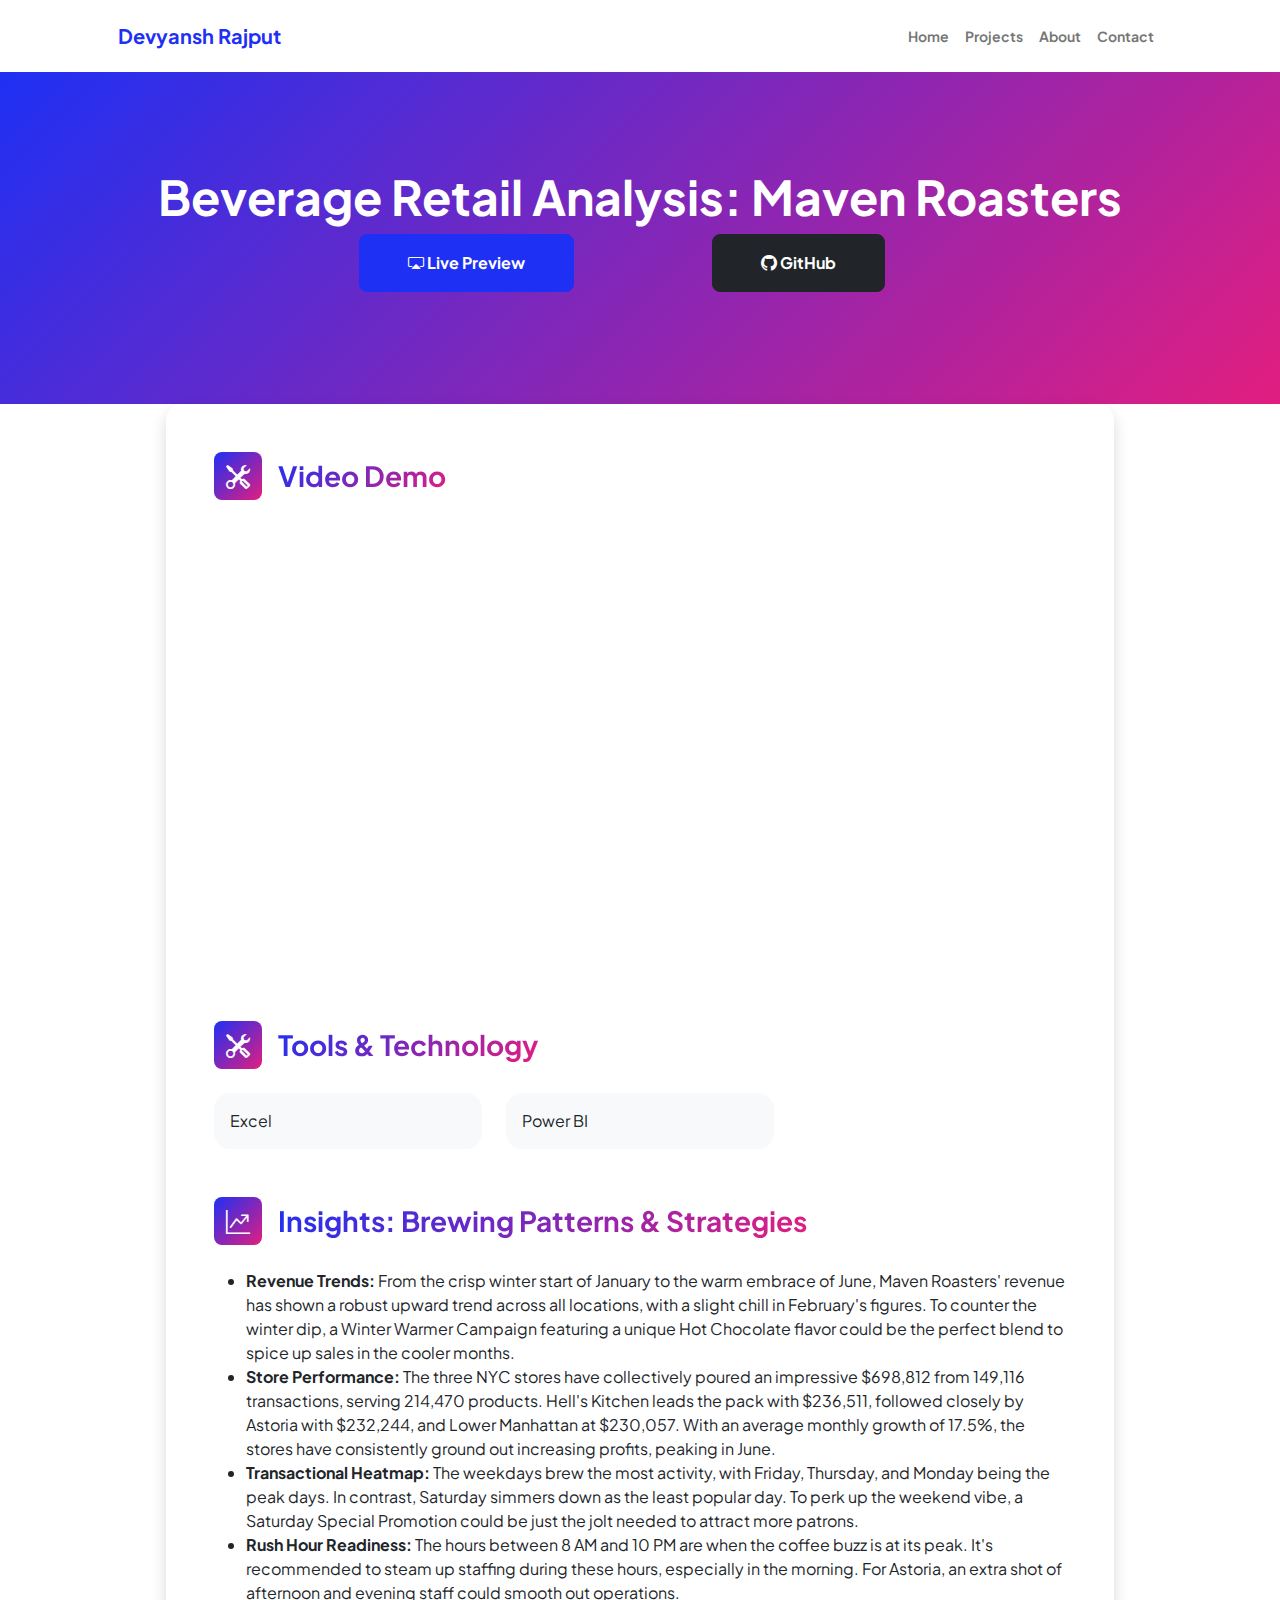
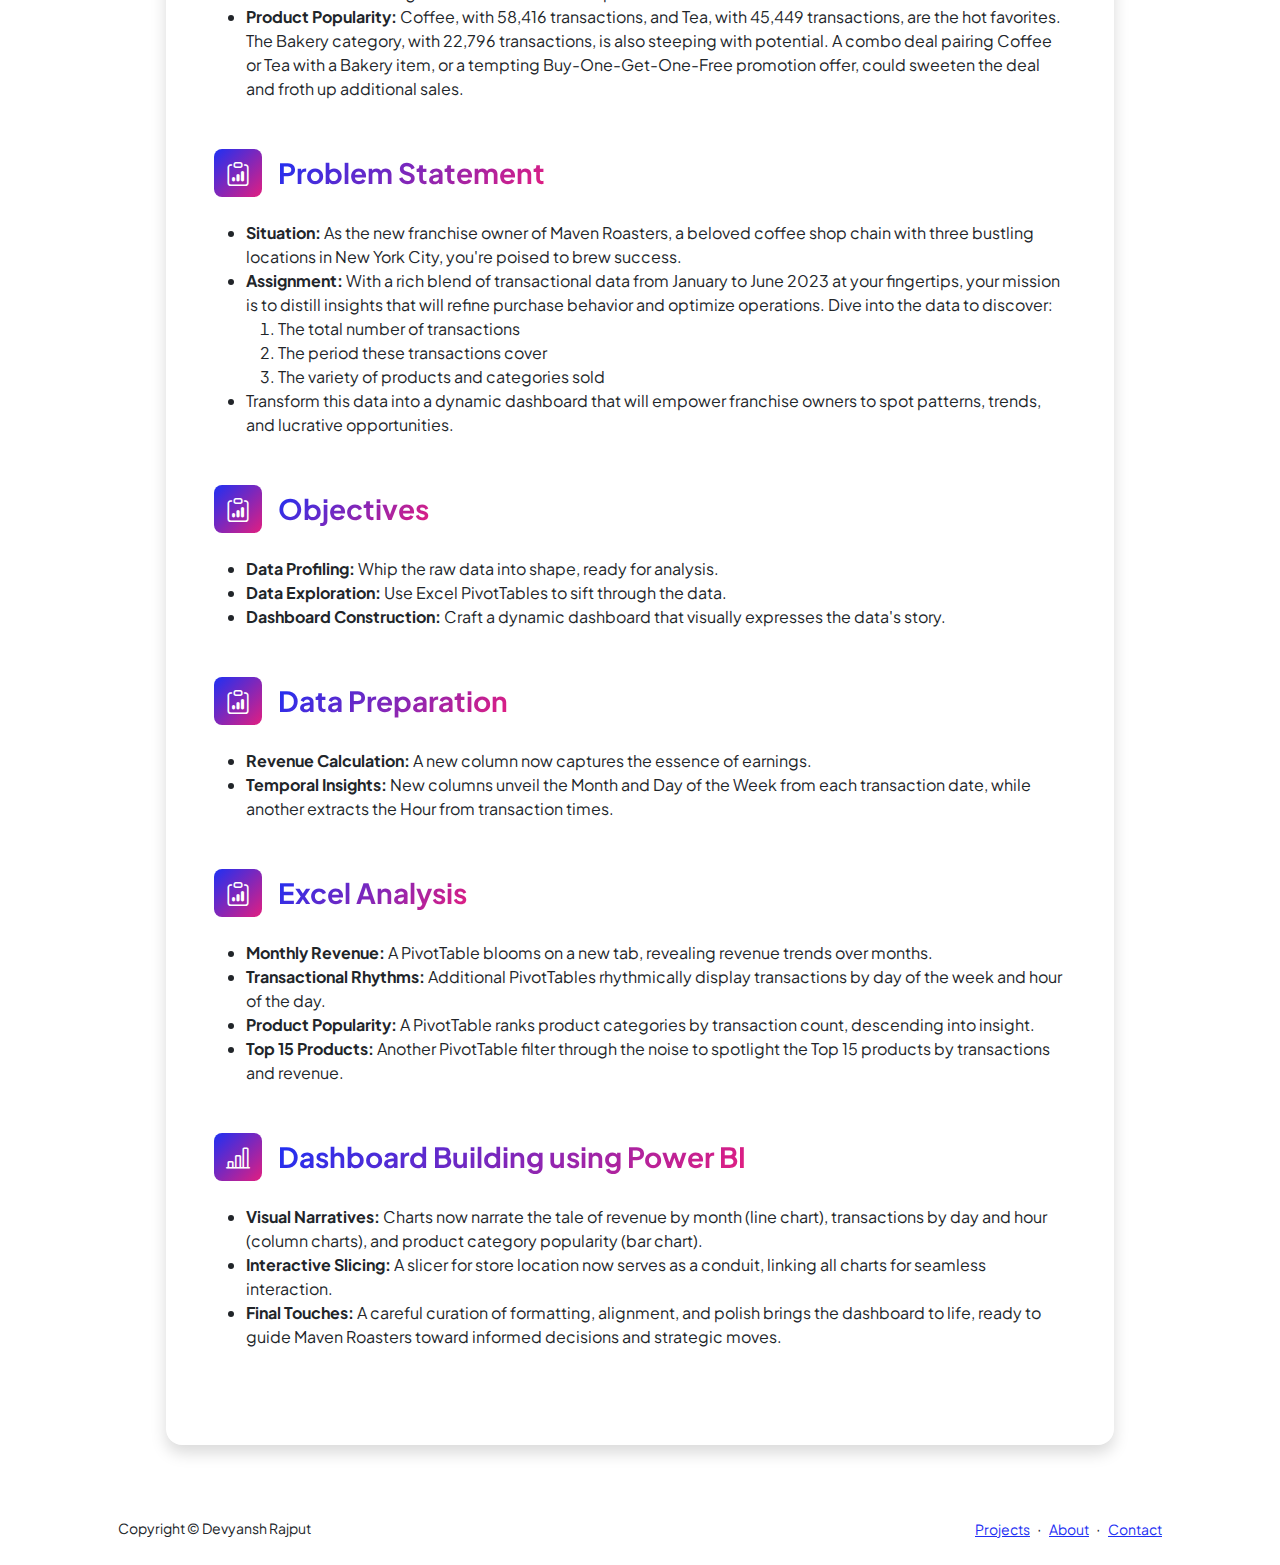
<file: Beverage_Retail_Analysis.html>
<!DOCTYPE html>
<html lang="en">
  <head>
    <meta charset="utf-8" />
    <meta
      name="viewport"
      content="width=device-width, initial-scale=1, shrink-to-fit=no"
    />
    <meta name="description" content="" />
    <meta name="author" content="" />
    <title>Beverage Retail Analysis: Maven Roasters</title>
    <!-- Favicon-->
    <link rel="icon" type="image/x-icon" href="assets/favicon.ico" />
    <!-- Custom Google font-->
    <link rel="preconnect" href="https://fonts.googleapis.com" />
    <link rel="preconnect" href="https://fonts.gstatic.com" crossorigin />
    <link
      href="https://fonts.googleapis.com/css2?family=Plus+Jakarta+Sans:wght@100;200;300;400;500;600;700;800;900&amp;display=swap"
      rel="stylesheet"
    />
    <!-- Bootstrap icons-->
    <link
      href="https://cdn.jsdelivr.net/npm/bootstrap-icons@1.8.1/font/bootstrap-icons.css"
      rel="stylesheet"
    />
    <!-- Core theme CSS (includes Bootstrap)-->
    <link href="css/styles.css" rel="stylesheet" />
    <script
      async
      src="https://www.googletagmanager.com/gtag/js?id=G-4WKS9WXYEY"
    ></script>
    <script>
      window.dataLayer = window.dataLayer || [];
      function gtag() {
        dataLayer.push(arguments);
      }
      gtag("js", new Date());

      gtag("config", "G-4WKS9WXYEY");
    </script>
  </head>

  <body class="d-flex flex-column h-100">
    <main class="flex-shrink-0">
      <!-- Navigation Bar -->
      <nav class="navbar navbar-expand-lg navbar-light bg-white py-3">
        <div class="container px-5">
          <a class="navbar-brand" href="index.html"
            ><span class="fw-bolder text-primary">Devyansh Rajput</span></a
          >
          <button
            class="navbar-toggler"
            type="button"
            data-bs-toggle="collapse"
            data-bs-target="#navbarSupportedContent"
            aria-controls="navbarSupportedContent"
            aria-expanded="false"
            aria-label="Toggle navigation"
          >
            <span class="navbar-toggler-icon"></span>
          </button>
          <div class="collapse navbar-collapse" id="navbarSupportedContent">
            <ul class="navbar-nav ms-auto mb-2 mb-lg-0 small fw-bolder">
              <li class="nav-item">
                <a class="nav-link" href="index.html">Home</a>
              </li>
              <!--
              <li class="nav-item">
                <a class="nav-link" href="resume.html">Resume</a>
              </li>-->
              <li class="nav-item">
                <a class="nav-link" href="projects.html">Projects</a>
              </li>
              <li class="nav-item">
                <a class="nav-link" href="about.html">About</a>
              </li>
              <li class="nav-item">
                <a class="nav-link" href="contact.html">Contact</a>
              </li>
            </ul>
          </div>
        </div>
      </nav>
      <!-- Navigation Bar -->

      <!-- Hero Section-->
      <section class="py-5 bg-gradient-primary-to-secondary text-white">
        <div class="container px-5 my-5">
          <div class="text-center">
            <h2 class="display-5 fw-bolder">
              Beverage Retail Analysis: Maven Roasters
            </h2>
            <!-- Three buttons for social media -->
            <section class="connect-section">
              <div class="container px-5">
                <div class="row gx-5 align-items-center justify-content-center">
                  <div class="col-lg-4 col-md-6 col-sm-12 mb-3">
                    <a
                      class="btn btn-primary btn-lg px-5 py-3 me-sm-3 fs-6 fw-bolder"
                      href="Beverage_Retail_Analysis_Dashboard.html"
                      target="_blank"
                      ><i class="bi bi-cast"></i> Live Preview</a
                    >
                  </div>
                  <div class="col-lg-4 col-md-6 col-sm-12 mb-3">
                    <a
                      class="btn btn-dark btn-lg px-5 py-3 me-sm-3 fs-6 fw-bolder"
                      href="https://github.com/rajputdevyansh/Coffee-Shop-Retail-Analysis"
                      target="_blank"
                      ><i class="bi bi-github"></i> GitHub</a
                    >
                  </div>
                </div>
              </div>
            </section>
          </div>
        </div>
      </section>
      <!-- Hero Section-->

      <div class="row gx-5 justify-content-center">
        <div class="col-lg-11 col-xl-9 col-xxl-8">
          <!-- Project Description Section-->
          <section>
            <div class="card shadow border-0 rounded-4 mb-5">
              <div class="card-body p-5">
                <!-- Video Player Head-->
                <div class="d-flex align-items-center mb-4">
                  <div
                    class="feature bg-primary bg-gradient-primary-to-secondary text-white rounded-3 me-3"
                  >
                    <i class="bi bi-tools"></i>
                  </div>
                  <h3 class="fw-bolder mb-0">
                    <span class="text-gradient d-inline">Video Demo</span>
                  </h3>
                </div>
                <!-- Video Player Head-->

                <!-- Video Player -->
                <div class="container px-5 my-5">
                  <div
                    style="
                      position: relative;
                      padding-bottom: 56.25%;
                      height: 0;
                      overflow: hidden;
                    "
                  >
                    <iframe
                      style="
                        position: absolute;
                        top: 0;
                        left: 0;
                        width: 100%;
                        height: 100%;
                      "
                      src="https://www.youtube.com/embed/DalDlDQR9yE"
                      frameborder="0"
                      allow="accelerometer; autoplay; clipboard-write; encrypted-media; gyroscope; picture-in-picture"
                      allowfullscreen
                    ></iframe>
                  </div>
                </div>
                <!-- Video Player -->

                <!-- Techologies-->
                <div class="mb-5">
                  <div class="d-flex align-items-center mb-4">
                    <div
                      class="feature bg-primary bg-gradient-primary-to-secondary text-white rounded-3 me-3"
                    >
                      <i class="bi bi-tools"></i>
                    </div>
                    <h3 class="fw-bolder mb-0">
                      <span class="text-gradient d-inline"
                        >Tools & Technology</span
                      >
                    </h3>
                  </div>
                  <div class="row row-cols-1 row-cols-md-3 mb-4">
                    <div class="col mb-4 mb-md-0">
                      <div
                        class="d-flex align-items-center bg-light rounded-4 p-3 h-100"
                      >
                      Excel
                      </div>
                    </div>
                    <div class="col mb-4 mb-md-0">
                      <div
                        class="d-flex align-items-center bg-light rounded-4 p-3 h-100"
                      >
                        Power BI
                      </div>
                    </div>
                  </div>
                </div>
                <!-- Techologies-->

                <!-- Result of Analysis -->
                <div class="mb-5">
                  <div class="d-flex align-items-center mb-4">
                    <div
                      class="feature bg-primary bg-gradient-primary-to-secondary text-white rounded-3 me-3"
                    >
                      <i class="bi bi-graph-up-arrow"></i>
                    </div>
                    <h3 class="fw-bolder mb-0">
                      <span class="text-gradient d-inline"
                        >Insights: Brewing Patterns & Strategies</span
                      >
                    </h3>
                  </div>
                  <ul>
                    <li>
                      <b>Revenue Trends:</b> From the crisp winter start of January to the warm embrace of June, Maven Roasters' revenue has shown a robust upward trend across all locations, with a slight chill in February's figures. To counter the winter dip, a Winter Warmer Campaign featuring a unique Hot Chocolate flavor could be the perfect blend to spice up sales in the cooler months.
                    </li>
                    <li>
                      <b>Store Performance:</b> The three NYC stores have collectively poured an impressive $698,812 from 149,116 transactions, serving 214,470 products. Hell's Kitchen leads the pack with $236,511, followed closely by Astoria with $232,244, and Lower Manhattan at $230,057. With an average monthly growth of 17.5%, the stores have consistently ground out increasing profits, peaking in June.
                    </li>
                    <li>
                      <b>Transactional Heatmap:</b> The weekdays brew the most activity, with Friday, Thursday, and Monday being the peak days. In contrast, Saturday simmers down as the least popular day. To perk up the weekend vibe, a Saturday Special Promotion could be just the jolt needed to attract more patrons.
                    </li>
                    <li>
                      <b>Rush Hour Readiness:</b> The hours between 8 AM and 10 PM are when the coffee buzz is at its peak. It's recommended to steam up staffing during these hours, especially in the morning. For Astoria, an extra shot of afternoon and evening staff could smooth out operations.
                    </li>
                    <li>
                      <b>Product Popularity:</b> Coffee, with 58,416 transactions, and Tea, with 45,449 transactions, are the hot favorites. The Bakery category, with 22,796 transactions, is also steeping with potential. A combo deal pairing Coffee or Tea with a Bakery item, or a tempting Buy-One-Get-One-Free promotion offer, could sweeten the deal and froth up additional sales.
                    </li>
                    <!-- Add more list items as needed -->
                  </ul>
                </div>
                <!-- Result of Analysis -->

                <!-- Problem Statement -->
                <div class="mb-5">
                  <div class="d-flex align-items-center mb-4">
                    <div
                      class="feature bg-primary bg-gradient-primary-to-secondary text-white rounded-3 me-3"
                    >
                      <i class="bi bi-clipboard-data"></i>
                    </div>
                    <h3 class="fw-bolder mb-0">
                      <span class="text-gradient d-inline"
                        >Problem Statement</span
                      >
                    </h3>
                  </div>
                  <ul>
                    <li>
                      <b>Situation:</b> As the new franchise owner of Maven Roasters, a beloved coffee shop chain with three bustling locations in New York City, you're poised to brew success.
                    </li>
                    <li>
                      <b>Assignment:</b> With a rich blend of transactional data from January to June 2023 at your fingertips, your mission is to distill insights that will refine purchase behavior and optimize operations. Dive into the data to discover:
                      <ol>
                        <li>
                          The total number of transactions
                        </li>
                        <li>
                          The period these transactions cover
                        </li>
                        <li>
                          The variety of products and categories sold
                        </li>
                      </ol>
                    </li>
                    <li>
                      Transform this data into a dynamic dashboard that will empower franchise owners to spot patterns, trends, and lucrative opportunities.
                    </li>
                  </ul>
                </div>
                <!-- Problem Statement -->

                <!-- Data Validation -->
                <div class="mb-5">
                  <div class="d-flex align-items-center mb-4">
                    <div
                      class="feature bg-primary bg-gradient-primary-to-secondary text-white rounded-3 me-3"
                    >
                      <i class="bi bi-clipboard-data"></i>
                    </div>
                    <h3 class="fw-bolder mb-0">
                      <span class="text-gradient d-inline"
                        >Objectives</span
                      >
                    </h3>
                  </div>
                  <ul>
                    <li><b>Data Profiling:</b> Whip the raw data into shape, ready for analysis.</li>
                    <li><b>Data Exploration:</b> Use Excel PivotTables to sift through the data.</li>
                    <li><b>Dashboard Construction:</b> Craft a dynamic dashboard that visually expresses the data's story.</li>
                  </ul>
                </div>
                <!-- Data Validation -->

                <!-- Data Cleaning and Transformation(ETL) -->
                <div class="mb-5">
                  <div class="d-flex align-items-center mb-4">
                    <div
                      class="feature bg-primary bg-gradient-primary-to-secondary text-white rounded-3 me-3"
                    >
                      <i class="bi bi-clipboard-data"></i>
                    </div>
                    <h3 class="fw-bolder mb-0">
                      <span class="text-gradient d-inline"
                        >Data Preparation</span
                      >
                    </h3>
                  </div>
                  <ul>
                    <li><b>Revenue Calculation:</b> A new column now captures the essence of earnings.</li>
                    <li><b>Temporal Insights:</b> New columns unveil the Month and Day of the Week from each transaction date, while another extracts the Hour from transaction times.</li>
                  </ul>
                </div>
                <!-- Data Cleaning and Trsanformation(ETL) -->

                <!-- Data Analysis -->
                <div class="mb-5">
                  <div class="d-flex align-items-center mb-4">
                    <div
                      class="feature bg-primary bg-gradient-primary-to-secondary text-white rounded-3 me-3"
                    >
                      <i class="bi bi-clipboard-data"></i>
                    </div>
                    <h3 class="fw-bolder mb-0">
                      <span class="text-gradient d-inline"
                        >Excel Analysis</span
                      >
                    </h3>
                  </div>
                  <ul>
                    <li><b>Monthly Revenue:</b> A PivotTable blooms on a new tab, revealing revenue trends over months.</li>
                    <li><b>Transactional Rhythms:</b> Additional PivotTables rhythmically display transactions by day of the week and hour of the day.</li>
                    <li><b>Product Popularity:</b> A PivotTable ranks product categories by transaction count, descending into insight.</li>
                    <li><b>Top 15 Products:</b> Another PivotTable filter through the noise to spotlight the Top 15 products by transactions and revenue.</li>
                  </ul>
                </div>
                <!-- Data Analysis -->

                <!-- Data Visualization-->
                <div class="mb-5">
                  <div class="d-flex align-items-center mb-4">
                    <div
                      class="feature bg-primary bg-gradient-primary-to-secondary text-white rounded-3 me-3"
                    >
                      <i class="bi bi-bar-chart-line"></i>
                    </div>
                    <h3 class="fw-bolder mb-0">
                      <span class="text-gradient d-inline"
                        >Dashboard Building using Power BI</span
                      >
                    </h3>
                  </div>
                  <ul>
                    <li><b>Visual Narratives:</b> Charts now narrate the tale of revenue by month (line chart), transactions by day and hour (column charts), and product category popularity (bar chart).</li>
                    <li><b>Interactive Slicing:</b> A slicer for store location now serves as a conduit, linking all charts for seamless interaction.</li>
                    <li><b>Final Touches:</b> A careful curation of formatting, alignment, and polish brings the dashboard to life, ready to guide Maven Roasters toward informed decisions and strategic moves.</li>
                  </ul>
                </div>
                <!-- Data Visualization -->
              </div>
            </div>
          </section>
          <!-- Project Description Section-->
        </div>
      </div>
    </main>

    <!-- Footer-->
    <footer class="bg-white py-4 mt-auto">
      <div class="container px-5">
        <div
          class="row align-items-center justify-content-between flex-column flex-sm-row"
        >
          <div class="col-auto">
            <div class="small m-0">Copyright &copy; Devyansh Rajput</div>
          </div>
          <div class="col-auto">
            <a class="small" href="projects.html">Projects</a>
            <span class="mx-1">&middot;</span>
            <a class="small" href="about.html">About</a>
            <span class="mx-1">&middot;</span>
            <a class="small" href="contact.html">Contact</a>
          </div>
        </div>
      </div>
    </footer>
    <!-- Footer-->

    <!-- Bootstrap core JS-->
    <script src="https://cdn.jsdelivr.net/npm/bootstrap@5.2.3/dist/js/bootstrap.bundle.min.js"></script>
    <!-- Core theme JS-->
    <script src="js/scripts.js"></script>
  </body>
</html>
</file>
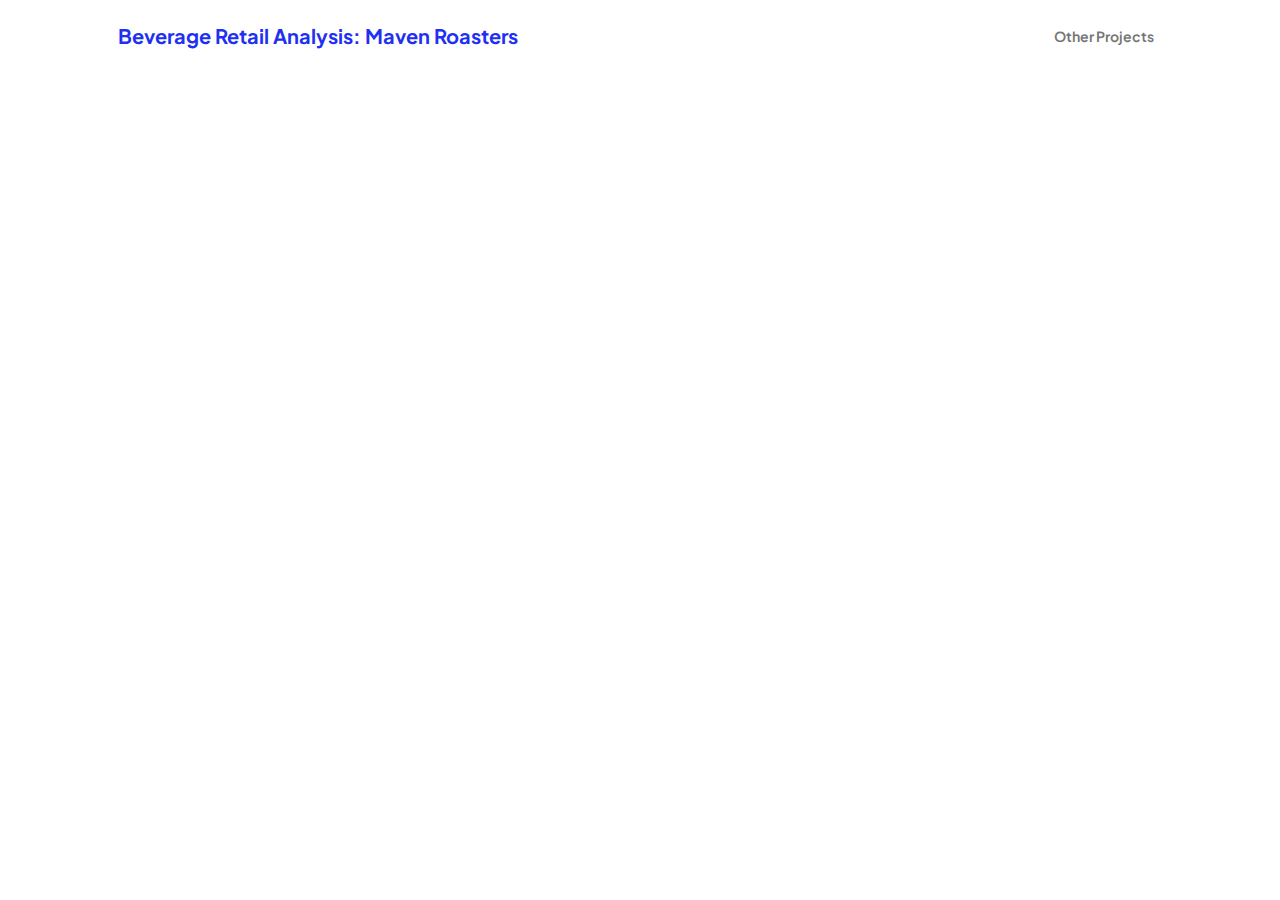
<file: Beverage_Retail_Analysis_Dashboard.html>
<!DOCTYPE html>
<head>
    <meta charset="utf-8" />
    <meta
      name="viewport"
      content="width=device-width, initial-scale=1, shrink-to-fit=no"
    />
    <meta name="description" content="" />
    <meta name="author" content="" />
    <title>Beverage Retail Analysis: Maven Roasters</title>
    <!-- Favicon-->
    <link rel="icon" type="image/x-icon" href="assets/favicon.ico" />
    <!-- Custom Google font-->
    <link rel="preconnect" href="https://fonts.googleapis.com" />
    <link rel="preconnect" href="https://fonts.gstatic.com" crossorigin />
    <link
      href="https://fonts.googleapis.com/css2?family=Plus+Jakarta+Sans:wght@100;200;300;400;500;600;700;800;900&amp;display=swap"
      rel="stylesheet"
    />
    <!-- Bootstrap icons-->
    <link
      href="https://cdn.jsdelivr.net/npm/bootstrap-icons@1.8.1/font/bootstrap-icons.css"
      rel="stylesheet"
    />
    <!-- Core theme CSS (includes Bootstrap)-->
    <link href="css/styles.css" rel="stylesheet" />
    <script
      async
      src="https://www.googletagmanager.com/gtag/js?id=G-4WKS9WXYEY"
    ></script>
    <script>
      window.dataLayer = window.dataLayer || [];
      function gtag() {
        dataLayer.push(arguments);
      }
      gtag("js", new Date());

      gtag("config", "G-4WKS9WXYEY");
    </script>
  </head>

  <body class="d-flex flex-column h-100">
    <main class="flex-shrink-0">

      <!-- Navigation Bar -->
      <nav class="navbar navbar-expand-lg navbar-light bg-white py-3">
        <div class="container px-5">
          <a class="navbar-brand" href="Beverage_Retail_Analysis.html"><span class="fw-bolder text-primary">Beverage Retail Analysis: Maven Roasters</span></a>
          <button
            class="navbar-toggler"
            type="button"
            data-bs-toggle="collapse"
            data-bs-target="#navbarSupportedContent"
            aria-controls="navbarSupportedContent"
            aria-expanded="false"
            aria-label="Toggle navigation"
          >
            <span class="navbar-toggler-icon"></span>
          </button>
          <div class="collapse navbar-collapse" id="navbarSupportedContent">
            <ul class="navbar-nav ms-auto mb-2 mb-lg-0 small fw-bolder">
              <li class="nav-item">
                <a class="nav-link" href="projects.html">Other Projects</a>
              </li>
            </ul>
          </div>
        </div>
      </nav>
      <!-- Navigation Bar -->

      <!-- Power BI Dashboard -->
      <iframe title="Space Missions" width="1680" height="740" src="https://app.powerbi.com/view?r=eyJrIjoiMzkyM2M1OGUtNTIxYS00ZTQ1LWFhNTAtNzRkNjllYWU3M2Q5IiwidCI6IjMwMmQyZWRlLTlkNTItNGJjZS04NmJmLTMwMGUzNmE4ZjUxMSJ9" frameborder="0" allowFullScreen="true"></iframe>
      <!-- Power BI Dashboard -->
    </main>
  </body>
</html>
</file>
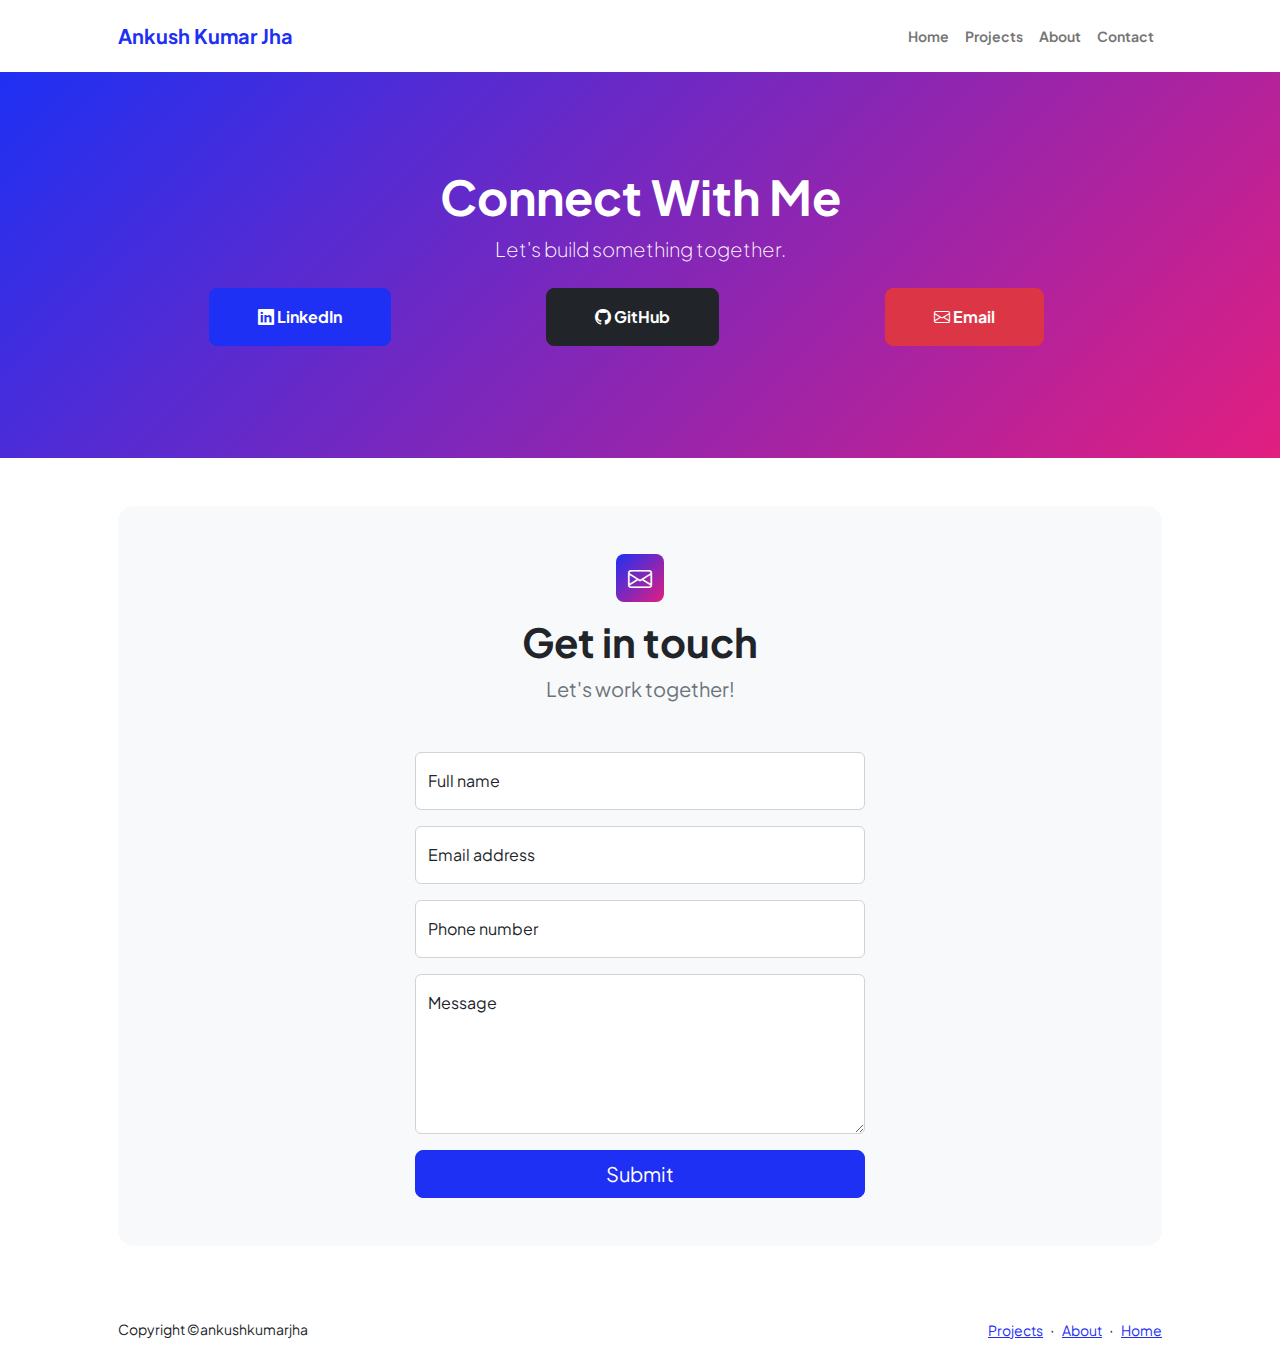
<file: contact.html>
<!DOCTYPE html>
<html lang="en">
  <head>
    <meta charset="utf-8" />
    <meta
      name="viewport"
      content="width=device-width, initial-scale=1, shrink-to-fit=no"
    />
    <meta name="description" content />
    <meta name="author" content />
    <title>Contact - Ankush Kumar Jha</title>
    <!-- Favicon-->
    <link rel="icon" type="image/x-icon" href="assets/favicon.ico" />
    <!-- Custom Google font-->
    <link rel="preconnect" href="https://fonts.googleapis.com" />
    <link rel="preconnect" href="https://fonts.gstatic.com" crossorigin />
    <link
      href="https://fonts.googleapis.com/css2?family=Plus+Jakarta+Sans:wght@100;200;300;400;500;600;700;800;900&amp;display=swap"
      rel="stylesheet"
    />
    <!-- Bootstrap icons-->
    <link
      href="https://cdn.jsdelivr.net/npm/bootstrap-icons@1.8.1/font/bootstrap-icons.css"
      rel="stylesheet"
    />
    <!-- Core theme CSS (includes Bootstrap)-->
    <link href="css/styles.css" rel="stylesheet" />
    <!-- Google tag (gtag.js) -->
    <script
      async
      src="https://www.googletagmanager.com/gtag/js?id=G-4WKS9WXYEY"
    ></script>
    <script>
      window.dataLayer = window.dataLayer || [];
      function gtag() {
        dataLayer.push(arguments);
      }
      gtag("js", new Date());

      gtag("config", "G-4WKS9WXYEY");
    </script>
  </head>
  <body class="d-flex flex-column">
    <main class="flex-shrink-0">
      <!-- Navigation Bar -->
      <nav class="navbar navbar-expand-lg navbar-light bg-white py-3">
        <div class="container px-5">
          <a class="navbar-brand" href="index.html"
            ><span class="fw-bolder text-primary">Ankush Kumar Jha</span></a
          >
          <button
            class="navbar-toggler"
            type="button"
            data-bs-toggle="collapse"
            data-bs-target="#navbarSupportedContent"
            aria-controls="navbarSupportedContent"
            aria-expanded="false"
            aria-label="Toggle navigation"
          >
            <span class="navbar-toggler-icon"></span>
          </button>
          <div class="collapse navbar-collapse" id="navbarSupportedContent">
            <ul class="navbar-nav ms-auto mb-2 mb-lg-0 small fw-bolder">
              <li class="nav-item">
                <a class="nav-link" href="index.html">Home</a>
              </li>
              <!--
              <li class="nav-item">
                <a class="nav-link" href="resume.html">Resume</a>
              </li>-->
              <li class="nav-item">
                <a class="nav-link" href="projects.html">Projects</a>
              </li>
              <li class="nav-item">
                <a class="nav-link" href="about.html">About</a>
              </li>
              <li class="nav-item">
                <a class="nav-link" href="contact.html">Contact</a>
              </li>
            </ul>
          </div>
        </div>
      </nav>
      <!-- Navigation Bar -->

      <!-- Connect Section-->
      <section class="py-5 bg-gradient-primary-to-secondary text-white">
        <div class="container px-5 my-5">
          <div class="text-center">
            <h2 class="display-5 fw-bolder">Connect With Me</h2>
            <p class="lead fw-light mb-4">Let's build something together.</p>
            <!-- Three buttons for social media -->
            <section class="connect-section">
              <div class="container px-5">
                <div class="row gx-5 align-items-center justify-content-center">
                  <div class="col-lg-4 col-md-6 col-sm-12 mb-3">
                    <a
                      class="btn btn-primary btn-lg px-5 py-3 me-sm-3 fs-6 fw-bolder"
                      href="https://www.linkedin.com/in/jhaankush"
                      target="_blank"
                      ><i class="bi bi-linkedin"></i> LinkedIn</a
                    >
                  </div>
                  <div class="col-lg-4 col-md-6 col-sm-12 mb-3">
                    <a
                      class="btn btn-dark btn-lg px-5 py-3 me-sm-3 fs-6 fw-bolder"
                      href="https://github.com/ankushjha-aj"
                      target="_blank"
                      ><i class="bi bi-github"></i> GitHub</a
                    >
                  </div>
                  <div class="col-lg-4 col-md-6 col-sm-12 mb-3">
                    <a
                      class="btn btn-danger btn-lg px-5 py-3 me-sm-3 fs-6 fw-bolder"
                      href="mailto:jhaankushcpp@gmail.com"
                      target="_blank"
                      ><i class="bi bi-envelope"></i> Email</a
                    >
                  </div>
                </div>
              </div>
            </section>
          </div>
        </div>
      </section>
      <!-- Connect Section-->

      <section class="py-5">
        <div class="container px-5">
          <!-- Contact form-->
          <div class="bg-light rounded-4 py-5 px-4 px-md-5">
            <div class="text-center mb-5">
              <div
                class="feature bg-primary bg-gradient-primary-to-secondary text-white rounded-3 mb-3"
              >
                <i class="bi bi-envelope"></i>
              </div>
              <h1 class="fw-bolder">Get in touch</h1>
              <p class="lead fw-normal text-muted mb-0">Let's work together!</p>
            </div>
            <div class="row gx-5 justify-content-center">
              <div class="col-lg-8 col-xl-6">
                <form
                  id="contactForm"
                  name="contactForm"
                  method="post"
                  action="https://script.google.com/macros/s/AKfycbzluzBoL4sd0eaUQLb8U_sBbzZqhJy_503_VI37TnDDj_s2sS4rUH4mp40mUglxKb_rMQ/exec"
                >
                  <div class="form-floating mb-3">
                    <input
                      class="form-control"
                      id="name"
                      type="text"
                      name="name"
                      placeholder="Enter your name..."
                      required
                    />
                    <label for="name">Full name</label>
                    <div
                      class="invalid-feedback"
                      data-sb-feedback="name:required"
                    >
                      A name is required.
                    </div>
                  </div>
                  <div class="form-floating mb-3">
                    <input
                      class="form-control"
                      id="email"
                      type="email"
                      placeholder="name@example.com"
                      name="email"
                      required
                    />
                    <label for="email">Email address</label>
                    <div
                      class="invalid-feedback"
                      data-sb-feedback="email:required"
                    >
                      An email is required.
                    </div>
                    <div
                      class="invalid-feedback"
                      data-sb-feedback="email:email"
                    >
                      Email is not valid.
                    </div>
                  </div>
                  <!-- Phone number input-->
                  <div class="form-floating mb-3">
                    <input
                      class="form-control"
                      id="phone"
                      type="tel"
                      placeholder="(123) 456-7890"
                      name="phone"
                      required
                    />
                    <label for="phone">Phone number</label>
                    <div
                      class="invalid-feedback"
                      data-sb-feedback="phone:required"
                    >
                      A phone number is required.
                    </div>
                  </div>
                  <!-- Message input-->
                  <div class="form-floating mb-3">
                    <textarea
                      class="form-control"
                      id="message"
                      type="text"
                      placeholder="Enter your message here..."
                      style="height: 10rem"
                      name="message"
                      required
                    ></textarea>
                    <label for="message">Message</label>
                    <div
                      class="invalid-feedback"
                      data-sb-feedback="message:required"
                    >
                      A message is required.
                    </div>
                  </div>
                  <!-- Submit Button-->
                  <div class="d-grid">
                    <button
                      class="btn btn-primary btn-lg"
                      id="submitButton"
                      type="submit"
                      name="submit"
                    >
                      Submit
                    </button>
                  </div>
                </form>
              </div>
            </div>
          </div>
          <!-- Contact form-->
        </div>
      </section>
    </main>

    <!-- Footer-->
    <footer class="bg-white py-4 mt-auto">
      <div class="container px-5">
        <div
          class="row align-items-center justify-content-between flex-column flex-sm-row"
        >
          <div class="col-auto">
            <div class="small m-0">Copyright &copy;ankushkumarjha</div>
          </div>
          <div class="col-auto">
            <a class="small" href="projects.html">Projects</a>
            <span class="mx-1">&middot;</span>
            <a class="small" href="about.html">About</a>
            <span class="mx-1">&middot;</span>
            <a class="small" href="index.html">Home</a>
          </div>
        </div>
      </div>
    </footer>
    <!-- Footer-->

    <!-- Bootstrap core JS-->
    <script src="https://cdn.jsdelivr.net/npm/bootstrap@5.2.3/dist/js/bootstrap.bundle.min.js"></script>
    <!-- Core theme JS-->
    <script src="js/scripts.js"></script>
    <script>
      window.addEventListener("load", function () {
        const form = document.getElementById("contactForm");
        form.addEventListener("submit", function (e) {
          e.preventDefault();
          const data = new FormData(form);
          const action = e.target.action;
          fetch(action, {
            method: "POST",
            body: data,
          }).then(() => {
            alert(
              "Form submission successful! Please drop an email on jhaankushcpp@gmail.com Thank You!"
            );
          });
        });
      });
    </script>
  </body>
</html>
</file>
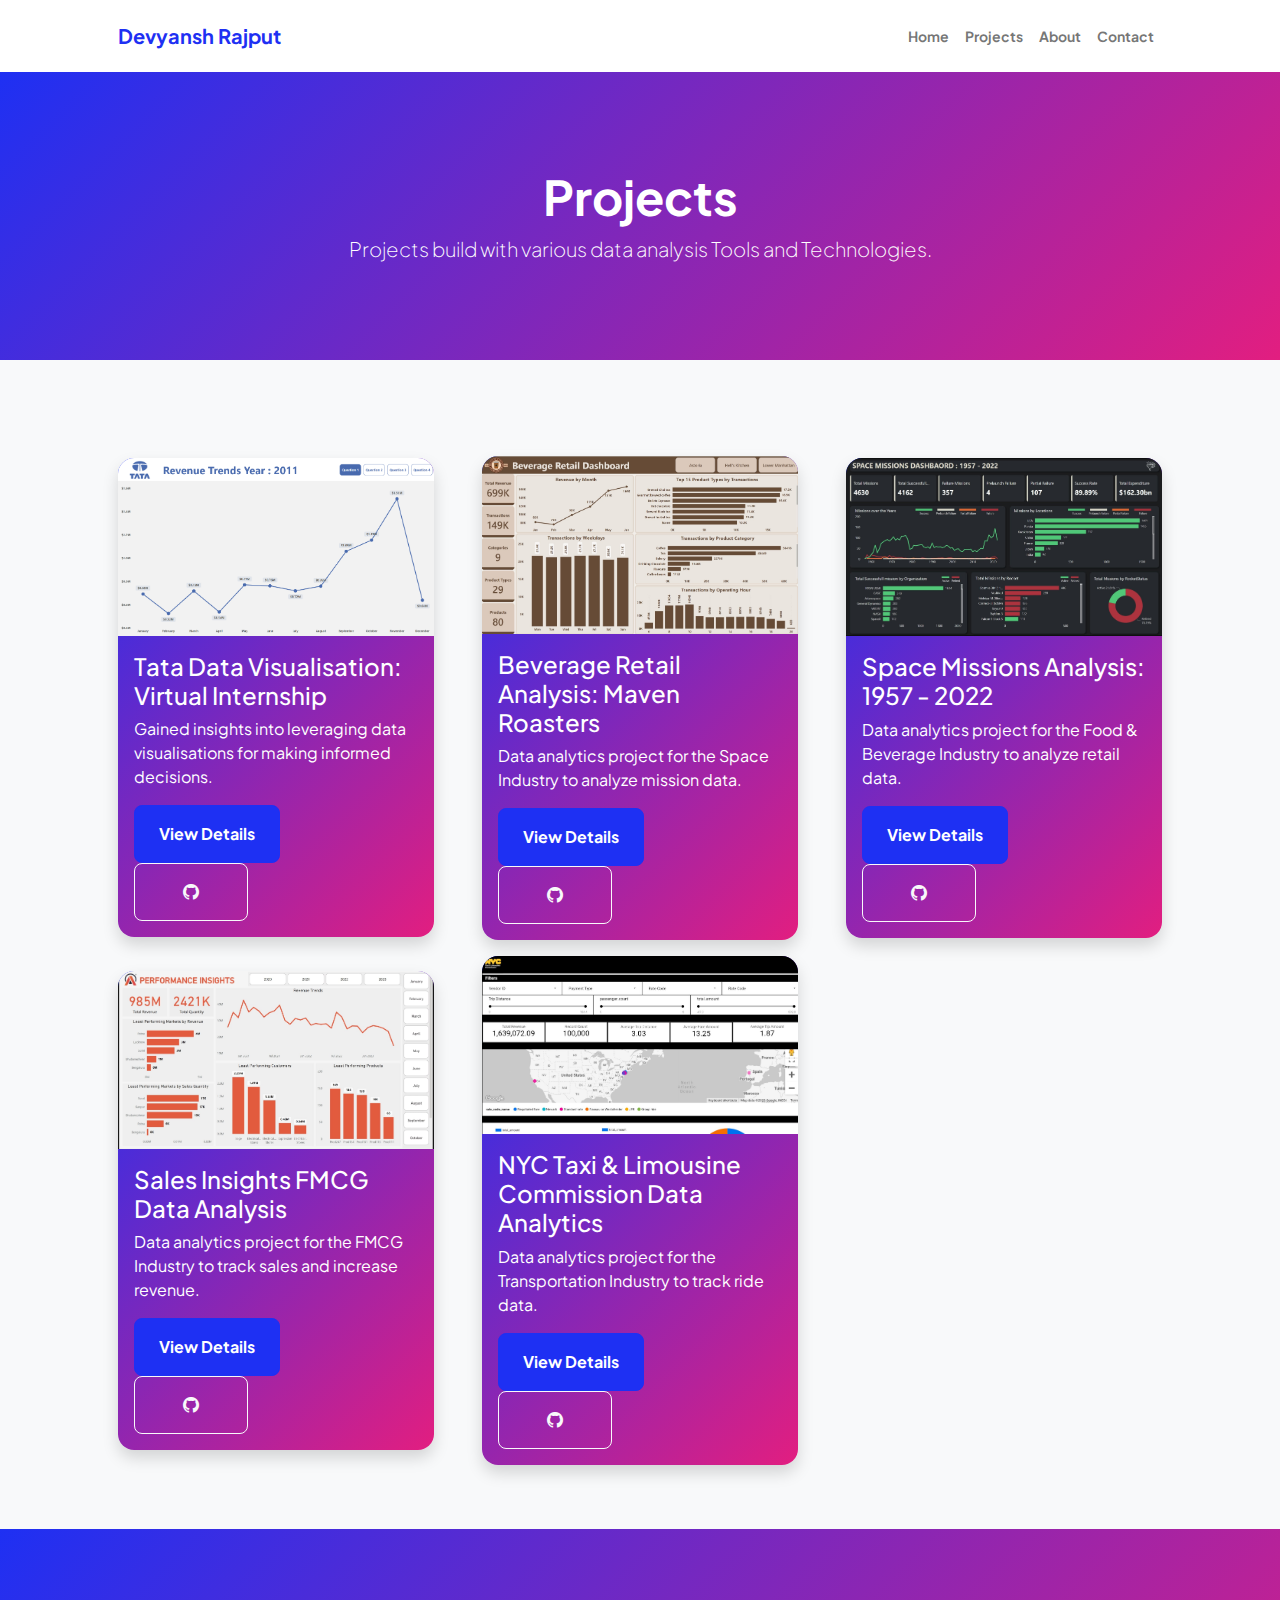
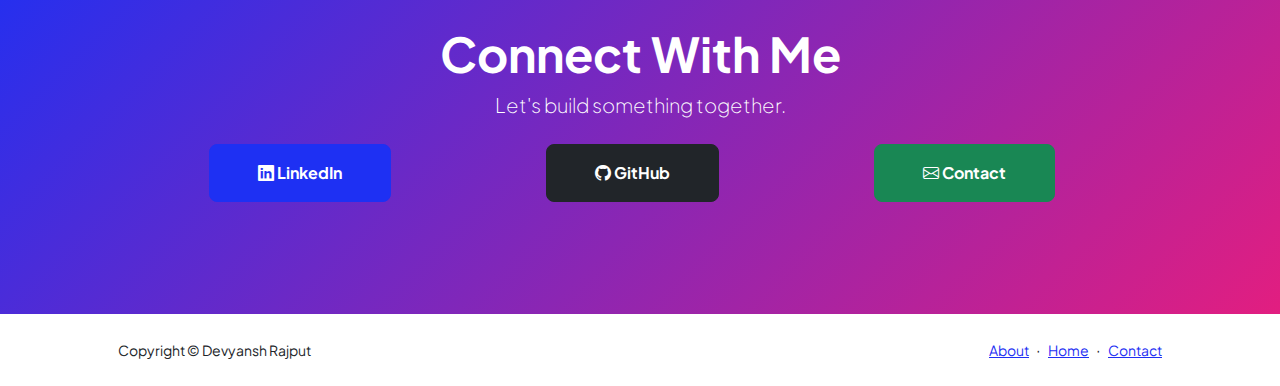
<file: projects.html>
<!DOCTYPE html>
<html lang="en">
  <head>
    <meta charset="utf-8" />
    <meta
      name="viewport"
      content="width=device-width, initial-scale=1, shrink-to-fit=no"
    />
    <meta name="description" content="" />
    <meta name="author" content="" />
    <title>Projects - Devyansh Rajput</title>
    <!-- Favicon-->
    <link rel="icon" type="image/x-icon" href="assets/favicon.ico" />
    <!-- Custom Google font-->
    <link rel="preconnect" href="https://fonts.googleapis.com" />
    <link rel="preconnect" href="https://fonts.gstatic.com" crossorigin />
    <link
      href="https://fonts.googleapis.com/css2?family=Plus+Jakarta+Sans:wght@100;200;300;400;500;600;700;800;900&amp;display=swap"
      rel="stylesheet"
    />
    <!-- Bootstrap icons-->
    <link
      href="https://cdn.jsdelivr.net/npm/bootstrap-icons@1.8.1/font/bootstrap-icons.css"
      rel="stylesheet"
    />
    <!-- Core theme CSS (includes Bootstrap)-->
    <link href="css/styles.css" rel="stylesheet" />
    <!-- Google tag (gtag.js) -->
    <script
      async
      src="https://www.googletagmanager.com/gtag/js?id=G-4WKS9WXYEY"
    ></script>
    <script>
      window.dataLayer = window.dataLayer || [];
      function gtag() {
        dataLayer.push(arguments);
      }
      gtag("js", new Date());

      gtag("config", "G-4WKS9WXYEY");
    </script>
  </head>

  <body class="d-flex flex-column h-100 bg-light">
    <main class="flex-shrink-0">
      <!-- Navigation Bar -->
      <nav class="navbar navbar-expand-lg navbar-light bg-white py-3">
        <div class="container px-5">
          <a class="navbar-brand" href="index.html"
            ><span class="fw-bolder text-primary">Devyansh Rajput</span></a
          >
          <button
            class="navbar-toggler"
            type="button"
            data-bs-toggle="collapse"
            data-bs-target="#navbarSupportedContent"
            aria-controls="navbarSupportedContent"
            aria-expanded="false"
            aria-label="Toggle navigation"
          >
            <span class="navbar-toggler-icon"></span>
          </button>
          <div class="collapse navbar-collapse" id="navbarSupportedContent">
            <ul class="navbar-nav ms-auto mb-2 mb-lg-0 small fw-bolder">
              <li class="nav-item">
                <a class="nav-link" href="index.html">Home</a>
              </li>
              <!--
              <li class="nav-item">
                <a class="nav-link" href="resume.html">Resume</a>
              </li>-->
              <li class="nav-item">
                <a class="nav-link" href="projects.html">Projects</a>
              </li>
              <li class="nav-item">
                <a class="nav-link" href="about.html">About</a>
              </li>
              <li class="nav-item">
                <a class="nav-link" href="contact.html">Contact</a>
              </li>
            </ul>
          </div>
        </div>
      </nav>
      <!-- Navigation Bar -->

      <!-- Hero Section-->
      <section class="py-5 bg-gradient-primary-to-secondary text-white">
        <div class="container px-5 my-5">
          <div class="text-center">
            <h2 class="display-5 fw-bolder">Projects</h2>
            <p class="lead fw-light mb-4">
              Projects build with various data analysis Tools and Technologies.
            </p>
          </div>
        </div>
      </section>
      <!-- Hero Section-->

      <!-- Projects Section-->
      <section class="bg-light py-5">
        <div class="container px-5">
          <div class="row gx-5 justify-content-center">
            <div class="col-xxl-8">
              <div class="text-center my-5"></div>
            </div>
          </div>
          <div class="row gx-5 align-items-center">
            <!-- Card -->
            <div class="col-lg-4">
              <div
                class="card overflow-hidden shadow rounded-4 border-0 bg-gradient-primary-to-secondary text-white mb-3"
              >
                <img
                  src="assets/Tata Data Visualization.png"
                  class="card-img-top"
                />
                <div class="card-body">
                  <h4 class="card-title">
                    Tata Data Visualisation: Virtual Internship
                  </h4>
                  <p class="card-text">
                    Gained insights into leveraging data visualisations for making informed decisions.
                  </p>
                  <a
                    class="btn btn-primary btn-lg px-4 py-3 me-sm-3 fs-6 fw-bolder"
                    href="Tata_Data_Visualisation_Virutal_Internship.html"
                    >View Details</a
                  >
                  <a
                    class="btn btn-outline-light btn-lg px-5 py-3 me-sm-3 fs-6 fw-bolder"
                    href="https://github.com/rajputdevyansh/Tata-Data-Visualisation-Virtual-Internship"
                    target="_blank"
                    ><i class="bi bi-github"></i
                  ></a>
                </div>
              </div>
            </div>
            <!-- Card -->
            <div class="col-lg-4">
              <div
                class="card overflow-hidden shadow rounded-4 border-0 bg-gradient-primary-to-secondary text-white mb-3"
              >
                <img
                  src="assets/Beverage_Retail_Dasboard.jpg"
                  class="card-img-top"
                />
                <div class="card-body">
                  <h4 class="card-title">
                    Beverage Retail Analysis: Maven Roasters
                  </h4>
                  <p class="card-text">
                    Data analytics project for the Space Industry to analyze mission
                    data.
                  </p>
                  <a
                    class="btn btn-primary btn-lg px-4 py-3 me-sm-3 fs-6 fw-bolder"
                    href="Beverage_Retail_Analysis.html"
                    >View Details</a
                  >
                  <a
                    class="btn btn-outline-light btn-lg px-5 py-3 me-sm-3 fs-6 fw-bolder"
                    href="https://github.com/rajputdevyansh/Coffee-Shop-Retail-Analysis"
                    target="_blank"
                    ><i class="bi bi-github"></i
                  ></a>
                </div>
              </div>
            </div>
            <!-- Card -->
            <div class="col-lg-4">
              <div
                class="card overflow-hidden shadow rounded-4 border-0 bg-gradient-primary-to-secondary text-white mb-3"
              >
                <img
                  src="assets/Space_Missons_Analysis.jpg"
                  class="card-img-top"
                />
                <div class="card-body">
                  <h4 class="card-title">
                    Space Missions Analysis: 1957 - 2022
                  </h4>
                  <p class="card-text">
                    Data analytics project for the Food & Beverage Industry to analyze retail
                    data.
                  </p>
                  <a
                    class="btn btn-primary btn-lg px-4 py-3 me-sm-3 fs-6 fw-bolder"
                    href="Space_Missions_Analysis.html"
                    >View Details</a
                  >
                  <a
                    class="btn btn-outline-light btn-lg px-5 py-3 me-sm-3 fs-6 fw-bolder"
                    href="https://github.com/rajputdevyansh/Space-Missions-Data-Analysis"
                    target="_blank"
                    ><i class="bi bi-github"></i
                  ></a>
                </div>
              </div>
            </div>
            <!-- Card -->
            <div class="col-lg-4">
              <div
                class="card overflow-hidden shadow rounded-4 border-0 bg-gradient-primary-to-secondary text-white mb-3"
              >
                <img
                  src="assets/Sales_Insights_FMCG_Data_Analysis.jpg"
                  alt="Project 1"
                  class="card-img-top"
                />
                <div class="card-body">
                  <h4 class="card-title">Sales Insights FMCG Data Analysis</h4>
                  <p class="card-text">
                    Data analytics project for the FMCG Industry to track sales and
                    increase revenue.
                  </p>
                  <a
                    class="btn btn-primary btn-lg px-4 py-3 me-sm-3 fs-6 fw-bolder"
                    href="Sales_Insights_FMCG_Analysis.html"
                    >View Details</a
                  >
                  <a
                    class="btn btn-outline-light btn-lg px-5 py-3 me-sm-3 fs-6 fw-bolder"
                    href="https://github.com/rajputdevyansh/Sales-Insights-FMCG-Industry"
                    target="_blank"
                    ><i class="bi bi-github"></i
                  ></a>
                </div>
              </div>
            </div>
            <!-- Card -->
            <div class="col-lg-4">
              <div
                class="card overflow-hidden shadow rounded-4 border-0 bg-gradient-primary-to-secondary text-white mb-3"
              >
                <img src="assets/TLC_NYC.jpg" class="card-img-top" />
                <div class="card-body">
                  <h4 class="card-title">
                    NYC Taxi & Limousine Commission Data Analytics
                  </h4>
                  <p class="card-text">
                    Data analytics project for the Transportation Industry to track
                    ride data.
                  </p>
                  <a
                    class="btn btn-primary btn-lg px-4 py-3 me-sm-3 fs-6 fw-bolder"
                    href="TLC-NYC-Data-Analytics-End-To-End.html"
                    >View Details</a
                  >
                  <a
                    class="btn btn-outline-light btn-lg px-5 py-3 me-sm-3 fs-6 fw-bolder"
                    href="https://github.com/rajputdevyansh/TLC-NYC-Data-Analytics-End-To-End"
                    target="_blank"
                    ><i class="bi bi-github"></i
                  ></a>
                </div>
              </div>
            </div>
            <!-- Card -->
          </div>
        </div>
      </section>
      <!-- Achivements Section-->

      <!-- Contact Section-->
      <section class="py-5 bg-gradient-primary-to-secondary text-white">
        <div class="container px-5 my-5">
          <div class="text-center">
            <h2 class="display-5 fw-bolder">Connect With Me</h2>
            <p class="lead fw-light mb-4">Let's build something together.</p>
            <!-- Three buttons for social media -->
            <section class="connect-section">
              <div class="container px-5">
                <div class="row gx-5 align-items-center justify-content-center">
                  <div class="col-lg-4 col-md-6 col-sm-12 mb-3">
                    <a
                      class="btn btn-primary btn-lg px-5 py-3 me-sm-3 fs-6 fw-bolder"
                      href="https://www.linkedin.com/in/devyanshrajput"
                      target="_blank"
                    >
                      <i class="bi bi-linkedin"></i> LinkedIn</a
                    >
                  </div>
                  <div class="col-lg-4 col-md-6 col-sm-12 mb-3">
                    <a
                      class="btn btn-dark btn-lg px-5 py-3 me-sm-3 fs-6 fw-bolder"
                      href="https://github.com/rajputdevyansh"
                      target="_blank"
                      ><i class="bi bi-github"></i> GitHub</a
                    >
                  </div>
                  <div class="col-lg-4 col-md-6 col-sm-12 mb-3">
                    <a
                      class="btn btn-success btn-lg px-5 py-3 me-sm-3 fs-6 fw-bolder"
                      href="contact.html"
                      ><i class="bi bi-envelope"></i> Contact</a
                    >
                  </div>
                </div>
              </div>
            </section>
          </div>
        </div>
      </section>
      <!-- Contact Section-->
    </main>

    <!-- Footer-->
    <footer class="bg-white py-4 mt-auto">
      <div class="container px-5">
        <div
          class="row align-items-center justify-content-between flex-column flex-sm-row"
        >
          <div class="col-auto">
            <div class="small m-0">Copyright &copy; Devyansh Rajput</div>
          </div>
          <div class="col-auto">
            <a class="small" href="about.html">About</a>
            <span class="mx-1">&middot;</span>
            <a class="small" href="index.html">Home</a>
            <span class="mx-1">&middot;</span>
            <a class="small" href="contact.html">Contact</a>
          </div>
        </div>
      </div>
    </footer>
    <!-- Footer-->

    <!-- Bootstrap core JS-->
    <script src="https://cdn.jsdelivr.net/npm/bootstrap@5.2.3/dist/js/bootstrap.bundle.min.js"></script>
    <!-- Core theme JS-->
    <script src="js/scripts.js"></script>
  </body>
</html>
</file>
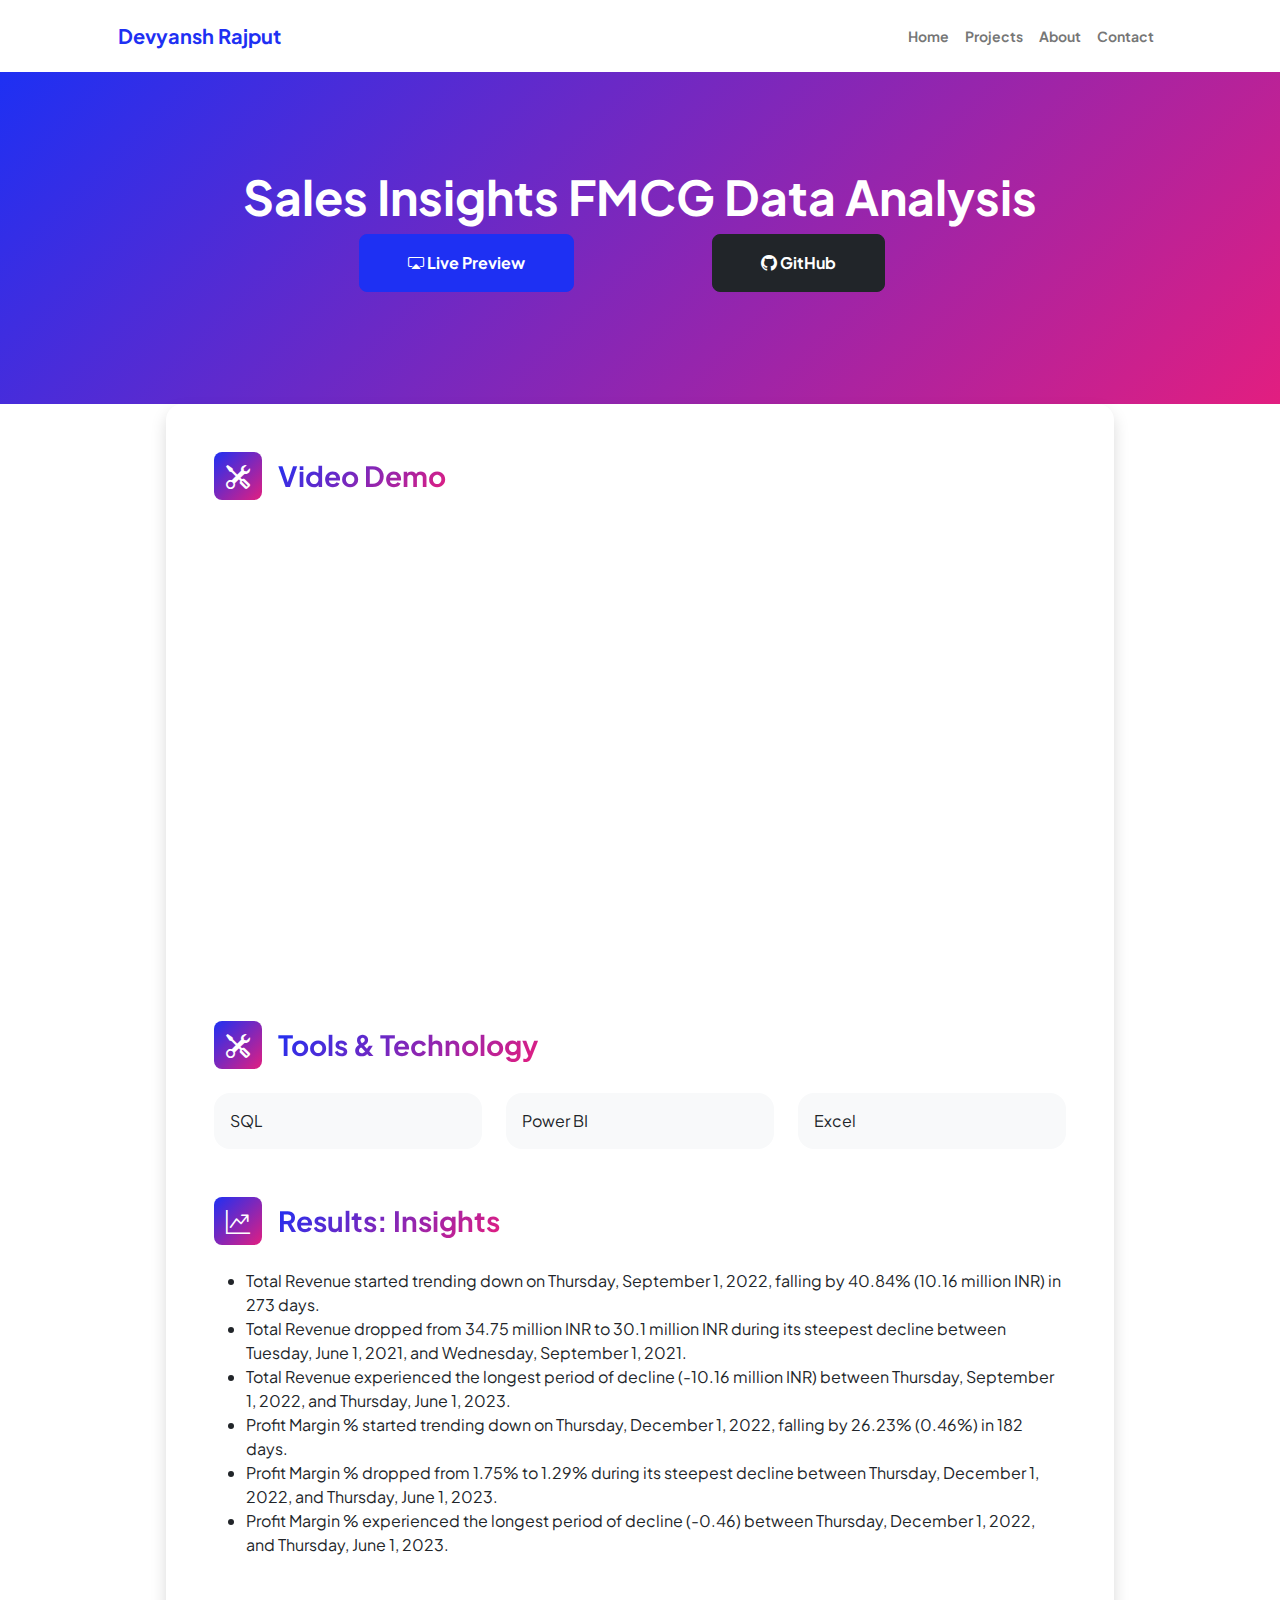
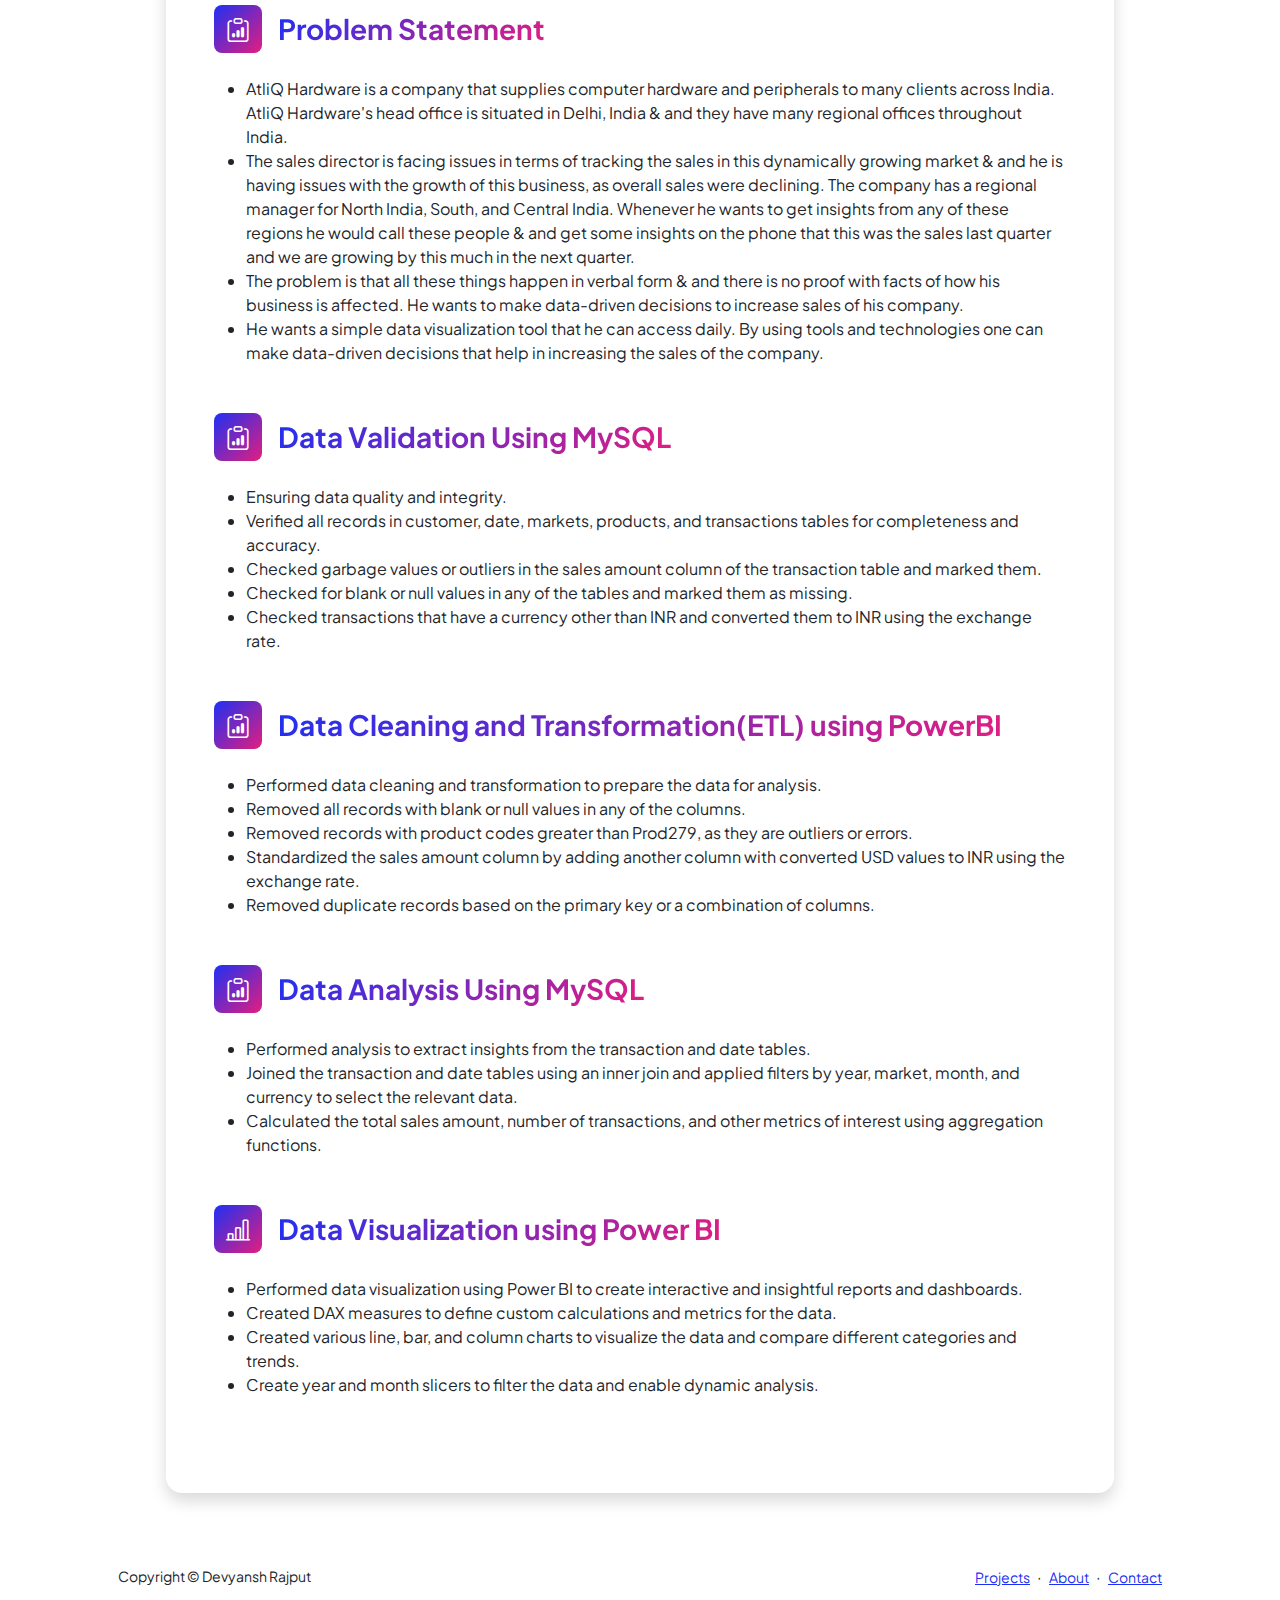
<file: Sales_Insights_FMCG_Analysis.html>
<!DOCTYPE html>
<html lang="en">
  <head>
    <meta charset="utf-8" />
    <meta
      name="viewport"
      content="width=device-width, initial-scale=1, shrink-to-fit=no"
    />
    <meta name="description" content="" />
    <meta name="author" content="" />
    <title>Sales Insights FMCG Data Analysis</title>
    <!-- Favicon-->
    <link rel="icon" type="image/x-icon" href="assets/favicon.ico" />
    <!-- Custom Google font-->
    <link rel="preconnect" href="https://fonts.googleapis.com" />
    <link rel="preconnect" href="https://fonts.gstatic.com" crossorigin />
    <link
      href="https://fonts.googleapis.com/css2?family=Plus+Jakarta+Sans:wght@100;200;300;400;500;600;700;800;900&amp;display=swap"
      rel="stylesheet"
    />
    <!-- Bootstrap icons-->
    <link
      href="https://cdn.jsdelivr.net/npm/bootstrap-icons@1.8.1/font/bootstrap-icons.css"
      rel="stylesheet"
    />
    <!-- Core theme CSS (includes Bootstrap)-->
    <link href="css/styles.css" rel="stylesheet" />
    <script
      async
      src="https://www.googletagmanager.com/gtag/js?id=G-4WKS9WXYEY"
    ></script>
    <script>
      window.dataLayer = window.dataLayer || [];
      function gtag() {
        dataLayer.push(arguments);
      }
      gtag("js", new Date());

      gtag("config", "G-4WKS9WXYEY");
    </script>
  </head>

  <body class="d-flex flex-column h-100">
    <main class="flex-shrink-0">
      <!-- Navigation Bar -->
      <nav class="navbar navbar-expand-lg navbar-light bg-white py-3">
        <div class="container px-5">
          <a class="navbar-brand" href="index.html"
            ><span class="fw-bolder text-primary">Devyansh Rajput</span></a
          >
          <button
            class="navbar-toggler"
            type="button"
            data-bs-toggle="collapse"
            data-bs-target="#navbarSupportedContent"
            aria-controls="navbarSupportedContent"
            aria-expanded="false"
            aria-label="Toggle navigation"
          >
            <span class="navbar-toggler-icon"></span>
          </button>
          <div class="collapse navbar-collapse" id="navbarSupportedContent">
            <ul class="navbar-nav ms-auto mb-2 mb-lg-0 small fw-bolder">
              <li class="nav-item">
                <a class="nav-link" href="index.html">Home</a>
              </li>
              <!--
              <li class="nav-item">
                <a class="nav-link" href="resume.html">Resume</a>
              </li>-->
              <li class="nav-item">
                <a class="nav-link" href="projects.html">Projects</a>
              </li>
              <li class="nav-item">
                <a class="nav-link" href="about.html">About</a>
              </li>
              <li class="nav-item">
                <a class="nav-link" href="contact.html">Contact</a>
              </li>
            </ul>
          </div>
        </div>
      </nav>
      <!-- Navigation Bar -->

      <!-- Hero Section-->
      <section class="py-5 bg-gradient-primary-to-secondary text-white">
        <div class="container px-5 my-5">
          <div class="text-center">
            <h2 class="display-5 fw-bolder">
              Sales Insights FMCG Data Analysis
            </h2>
            <!-- Three buttons for social media -->
            <section class="connect-section">
              <div class="container px-5">
                <div class="row gx-5 align-items-center justify-content-center">
                  <div class="col-lg-4 col-md-6 col-sm-12 mb-3">
                    <a
                      class="btn btn-primary btn-lg px-5 py-3 me-sm-3 fs-6 fw-bolder"
                      href="Sales_Insights_FMCG_Dashboard.html"
                      target="_blank"
                      ><i class="bi bi-cast"></i> Live Preview</a
                    >
                  </div>
                  <div class="col-lg-4 col-md-6 col-sm-12 mb-3">
                    <a
                      class="btn btn-dark btn-lg px-5 py-3 me-sm-3 fs-6 fw-bolder"
                      href="https://github.com/rajputdevyansh/Sales-Insights-FMCG-Industry"
                      target="_blank"
                      ><i class="bi bi-github"></i> GitHub</a
                    >
                  </div>
                </div>
              </div>
            </section>
          </div>
        </div>
      </section>
      <!-- Hero Section-->

      <div class="row gx-5 justify-content-center">
        <div class="col-lg-11 col-xl-9 col-xxl-8">
          <!-- Project Description Section-->
          <section>
            <div class="card shadow border-0 rounded-4 mb-5">
              <div class="card-body p-5">
                <!-- Video Player Head-->
                <div class="d-flex align-items-center mb-4">
                  <div
                    class="feature bg-primary bg-gradient-primary-to-secondary text-white rounded-3 me-3"
                  >
                    <i class="bi bi-tools"></i>
                  </div>
                  <h3 class="fw-bolder mb-0">
                    <span class="text-gradient d-inline">Video Demo</span>
                  </h3>
                </div>
                <!-- Video Player Head-->

                <!-- Video Player -->
                <div class="container px-5 my-5">
                  <div
                    style="
                      position: relative;
                      padding-bottom: 56.25%;
                      height: 0;
                      overflow: hidden;
                    "
                  >
                    <iframe
                      style="
                        position: absolute;
                        top: 0;
                        left: 0;
                        width: 100%;
                        height: 100%;
                      "
                      src="https://www.youtube.com/embed/nskoxJAU8DQ"
                      frameborder="0"
                      allow="accelerometer; autoplay; clipboard-write; encrypted-media; gyroscope; picture-in-picture"
                      allowfullscreen
                    ></iframe>
                  </div>
                </div>
                <!-- Video Player -->

                <!-- Techologies-->
                <div class="mb-5">
                  <div class="d-flex align-items-center mb-4">
                    <div
                      class="feature bg-primary bg-gradient-primary-to-secondary text-white rounded-3 me-3"
                    >
                      <i class="bi bi-tools"></i>
                    </div>
                    <h3 class="fw-bolder mb-0">
                      <span class="text-gradient d-inline"
                        >Tools & Technology</span
                      >
                    </h3>
                  </div>
                  <div class="row row-cols-1 row-cols-md-3 mb-4">
                    <div class="col mb-4 mb-md-0">
                      <div
                        class="d-flex align-items-center bg-light rounded-4 p-3 h-100"
                      >
                        SQL
                      </div>
                    </div>
                    <div class="col mb-4 mb-md-0">
                      <div
                        class="d-flex align-items-center bg-light rounded-4 p-3 h-100"
                      >
                        Power BI
                      </div>
                    </div>
                    <div class="col">
                      <div
                        class="d-flex align-items-center bg-light rounded-4 p-3 h-100"
                      >
                        Excel
                      </div>
                    </div>
                  </div>
                </div>
                <!-- Techologies-->

                <!-- Result of Analysis -->
                <div class="mb-5">
                  <div class="d-flex align-items-center mb-4">
                    <div
                      class="feature bg-primary bg-gradient-primary-to-secondary text-white rounded-3 me-3"
                    >
                      <i class="bi bi-graph-up-arrow"></i>
                    </div>
                    <h3 class="fw-bolder mb-0">
                      <span class="text-gradient d-inline"
                        >Results: Insights</span
                      >
                    </h3>
                  </div>
                  <ul>
                    <li>
                      Total Revenue started trending down on Thursday, September 1, 2022, falling by 40.84% (10.16 million INR) in 273 days.
                    </li>
                    <li>
                      Total Revenue dropped from 34.75 million INR to 30.1 million INR during its steepest decline between Tuesday, June 1, 2021, and Wednesday, September 1, 2021.
                    </li>
                    <li>
                      Total Revenue experienced the longest period of decline (-10.16 million INR) between Thursday, September 1, 2022, and Thursday, June 1, 2023.
                    </li>
                    <li>
                      Profit Margin % started trending down on Thursday, December 1, 2022, falling by 26.23% (0.46%) in 182 days.
                    </li>
                    <li>
                      Profit Margin % dropped from 1.75% to 1.29% during its steepest decline between Thursday, December 1, 2022, and Thursday, June 1, 2023.
                    </li>
                    <li>
                      Profit Margin % experienced the longest period of decline (-0.46) between Thursday, December 1, 2022, and Thursday, June 1, 2023.
                    </li>
                    <!-- Add more list items as needed -->
                  </ul>
                </div>
                <!-- Result of Analysis -->

                <!-- Problem Statement -->
                <div class="mb-5">
                  <div class="d-flex align-items-center mb-4">
                    <div
                      class="feature bg-primary bg-gradient-primary-to-secondary text-white rounded-3 me-3"
                    >
                      <i class="bi bi-clipboard-data"></i>
                    </div>
                    <h3 class="fw-bolder mb-0">
                      <span class="text-gradient d-inline"
                        >Problem Statement</span
                      >
                    </h3>
                  </div>
                  <ul>
                    <li>
                      AtliQ Hardware is a company that supplies computer hardware and peripherals to many clients across India. AtliQ Hardware's head office is situated in Delhi, India & and they have many regional offices throughout India.
                    </li>
                    <li>
                      The sales director is facing issues in terms of tracking the sales in this dynamically growing market & and he is having issues with the growth of this business, as overall sales were declining. The company has a regional manager for North India, South, and Central India. Whenever he wants to get insights from any of these regions he would call these people & and get some insights on the phone that this was the sales last quarter and we are growing by this much in the next quarter.
                    </li>
                    <li>
                      The problem is that all these things happen in verbal form & and there is no proof with facts of how his business is affected. He wants to make data-driven decisions to increase sales of his company.
                    </li>
                    <li>
                      He wants a simple data visualization tool that he can access daily. By using tools and technologies one can make data-driven decisions that help in increasing the sales of the company.

                    </li>
                  </ul>
                </div>
                <!-- Problem Statement -->

                <!-- Data Validation -->
                <div class="mb-5">
                  <div class="d-flex align-items-center mb-4">
                    <div
                      class="feature bg-primary bg-gradient-primary-to-secondary text-white rounded-3 me-3"
                    >
                      <i class="bi bi-clipboard-data"></i>
                    </div>
                    <h3 class="fw-bolder mb-0">
                      <span class="text-gradient d-inline"
                        >Data Validation Using MySQL</span
                      >
                    </h3>
                  </div>
                  <ul>
                    <li>Ensuring data quality and integrity.</li>
                    <li>
                      Verified all records in customer, date, markets, products, and transactions tables for completeness and accuracy.
                    </li>
                    <li>
                      Checked garbage values or outliers in the sales amount column of the transaction table and marked them.
                    </li>
                    <li>
                      Checked for blank or null values in any of the tables and marked them as missing.
                    </li>
                    <li>
                      Checked transactions that have a currency other than INR and converted them to INR using the exchange rate.
                    </li>
                  </ul>
                </div>
                <!-- Data Validation -->

                <!-- Data Cleaning and Transformation(ETL) -->
                <div class="mb-5">
                  <div class="d-flex align-items-center mb-4">
                    <div
                      class="feature bg-primary bg-gradient-primary-to-secondary text-white rounded-3 me-3"
                    >
                      <i class="bi bi-clipboard-data"></i>
                    </div>
                    <h3 class="fw-bolder mb-0">
                      <span class="text-gradient d-inline"
                        >Data Cleaning and Transformation(ETL) using PowerBI</span
                      >
                    </h3>
                  </div>
                  <ul>
                    <li>
                      Performed data cleaning and transformation to prepare the data for analysis.
                    </li>
                    <li>
                      Removed all records with blank or null values in any of the columns.
                    </li>
                    <li>
                      Removed records with product codes greater than Prod279, as they are outliers or errors.
                    </li>
                    <li>
                      Standardized the sales amount column by adding another column with converted USD values to INR using the exchange rate.
                    </li>
                    <li>
                      Removed duplicate records based on the primary key or a combination of columns.
                    </li>
                  </ul>
                </div>
                <!-- Data Cleaning and Trsanformation(ETL) -->

                <!-- Data Analysis -->
                <div class="mb-5">
                  <div class="d-flex align-items-center mb-4">
                    <div
                      class="feature bg-primary bg-gradient-primary-to-secondary text-white rounded-3 me-3"
                    >
                      <i class="bi bi-clipboard-data"></i>
                    </div>
                    <h3 class="fw-bolder mb-0">
                      <span class="text-gradient d-inline"
                        >Data Analysis Using MySQL</span
                      >
                    </h3>
                  </div>
                  <ul>
                    <li>
                      Performed analysis to extract insights from the transaction and date tables.
                    </li>
                    <li>
                      Joined the transaction and date tables using an inner join and applied filters by year, market, month, and currency to select the relevant data.
                    </li>
                    <li>
                      Calculated the total sales amount, number of transactions, and other metrics of interest using aggregation functions.
                    </li>
                  </ul>
                </div>
                <!-- Data Analysis -->

                <!-- Data Visualization-->
                <div class="mb-5">
                  <div class="d-flex align-items-center mb-4">
                    <div
                      class="feature bg-primary bg-gradient-primary-to-secondary text-white rounded-3 me-3"
                    >
                      <i class="bi bi-bar-chart-line"></i>
                    </div>
                    <h3 class="fw-bolder mb-0">
                      <span class="text-gradient d-inline"
                        >Data Visualization using Power BI</span
                      >
                    </h3>
                  </div>
                  <ul>
                    <li>
                      Performed data visualization using Power BI to create interactive and insightful reports and dashboards.
                    </li>
                    <li>
                      Created DAX measures to define custom calculations and metrics for the data.
                    </li>
                    <li>
                      Created various line, bar, and column charts to visualize the data and compare different categories and trends.
                    </li>
                    <li>
                      Create year and month slicers to filter the data and enable dynamic analysis.
                    </li>
                  </ul>
                </div>
                <!-- Data Visualization -->
              </div>
            </div>
          </section>
          <!-- Project Description Section-->
        </div>
      </div>
    </main>

    <!-- Footer-->
    <footer class="bg-white py-4 mt-auto">
      <div class="container px-5">
        <div
          class="row align-items-center justify-content-between flex-column flex-sm-row"
        >
          <div class="col-auto">
            <div class="small m-0">Copyright &copy; Devyansh Rajput</div>
          </div>
          <div class="col-auto">
            <a class="small" href="projects.html">Projects</a>
            <span class="mx-1">&middot;</span>
            <a class="small" href="about.html">About</a>
            <span class="mx-1">&middot;</span>
            <a class="small" href="contact.html">Contact</a>
          </div>
        </div>
      </div>
    </footer>
    <!-- Footer-->

    <!-- Bootstrap core JS-->
    <script src="https://cdn.jsdelivr.net/npm/bootstrap@5.2.3/dist/js/bootstrap.bundle.min.js"></script>
    <!-- Core theme JS-->
    <script src="js/scripts.js"></script>
  </body>
</html>
</file>
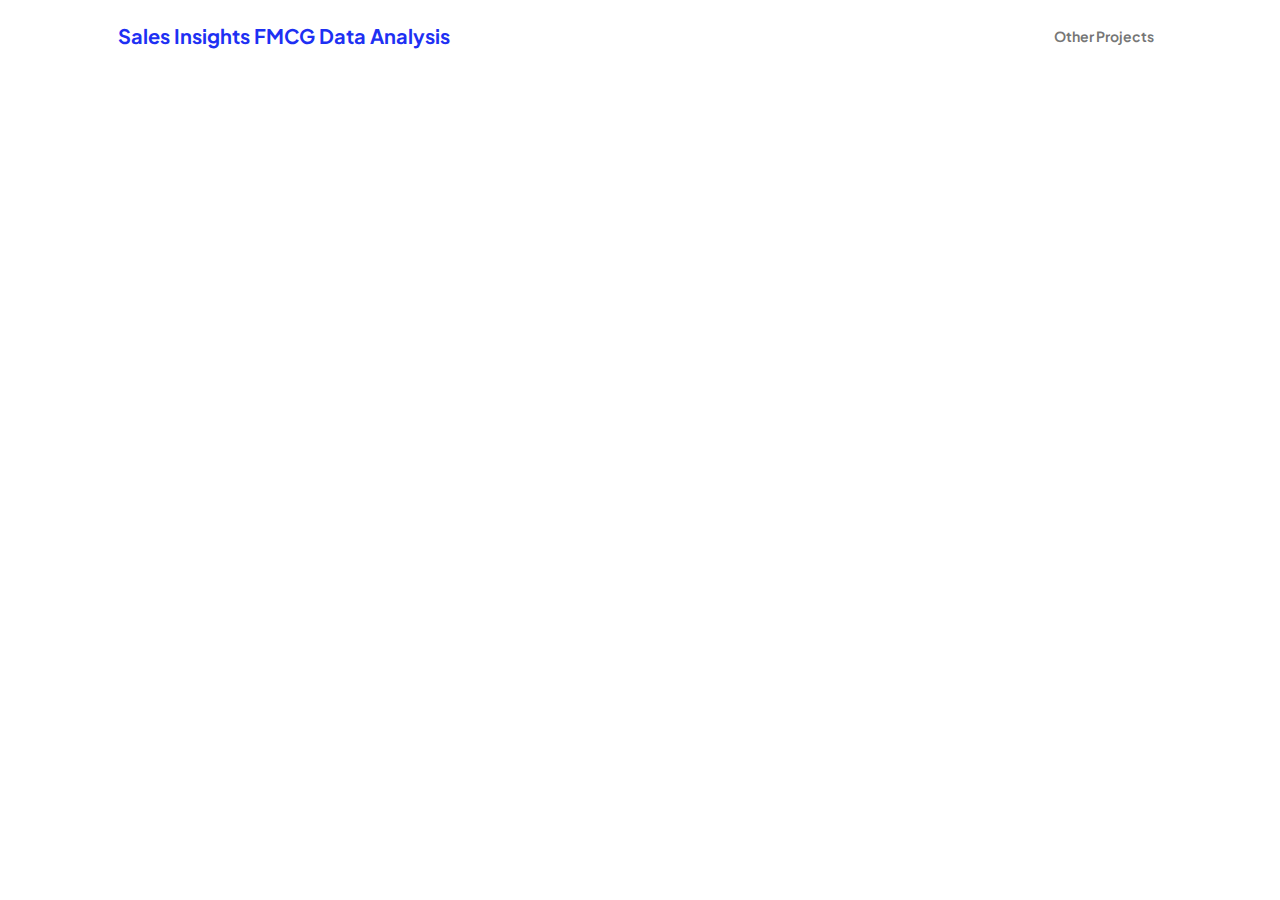
<file: Sales_Insights_FMCG_Dashboard.html>
<!DOCTYPE html>
<head>
    <meta charset="utf-8" />
    <meta
      name="viewport"
      content="width=device-width, initial-scale=1, shrink-to-fit=no"
    />
    <meta name="description" content="" />
    <meta name="author" content="" />
    <title>Sales Insights FMCG Data Analysis</title>
    <!-- Favicon-->
    <link rel="icon" type="image/x-icon" href="assets/favicon.ico" />
    <!-- Custom Google font-->
    <link rel="preconnect" href="https://fonts.googleapis.com" />
    <link rel="preconnect" href="https://fonts.gstatic.com" crossorigin />
    <link
      href="https://fonts.googleapis.com/css2?family=Plus+Jakarta+Sans:wght@100;200;300;400;500;600;700;800;900&amp;display=swap"
      rel="stylesheet"
    />
    <!-- Bootstrap icons-->
    <link
      href="https://cdn.jsdelivr.net/npm/bootstrap-icons@1.8.1/font/bootstrap-icons.css"
      rel="stylesheet"
    />
    <!-- Core theme CSS (includes Bootstrap)-->
    <link href="css/styles.css" rel="stylesheet" />
    <script
      async
      src="https://www.googletagmanager.com/gtag/js?id=G-4WKS9WXYEY"
    ></script>
    <script>
      window.dataLayer = window.dataLayer || [];
      function gtag() {
        dataLayer.push(arguments);
      }
      gtag("js", new Date());

      gtag("config", "G-4WKS9WXYEY");
    </script>
  </head>

  <body class="d-flex flex-column h-100">
    <main class="flex-shrink-0">

      <!-- Navigation Bar -->
      <nav class="navbar navbar-expand-lg navbar-light bg-white py-3">
        <div class="container px-5">
          <a class="navbar-brand" href="Sales_Insights_FMCG_Analysis.html"><span class="fw-bolder text-primary">Sales Insights FMCG Data Analysis</span></a>
          <button
            class="navbar-toggler"
            type="button"
            data-bs-toggle="collapse"
            data-bs-target="#navbarSupportedContent"
            aria-controls="navbarSupportedContent"
            aria-expanded="false"
            aria-label="Toggle navigation"
          >
            <span class="navbar-toggler-icon"></span>
          </button>
          <div class="collapse navbar-collapse" id="navbarSupportedContent">
            <ul class="navbar-nav ms-auto mb-2 mb-lg-0 small fw-bolder">
              <li class="nav-item">
                <a class="nav-link" href="projects.html">Other Projects</a>
              </li>
            </ul>
          </div>
        </div>
      </nav>
      <!-- Navigation Bar -->

      <!-- Power BI Dashboard -->
      <iframe title="Atliq_Hardware_Dashboard" width="1680" height="740" src="https://app.powerbi.com/view?r=eyJrIjoiZjc1NGE5ZDMtMjJhNy00ZGFhLWI1ZTctMWFkYWZiNzFlMjI4IiwidCI6IjMwMmQyZWRlLTlkNTItNGJjZS04NmJmLTMwMGUzNmE4ZjUxMSJ9" frameborder="0" allowFullScreen="true"></iframe>
      <!-- Power BI Dashboard -->
    </main>
  </body>
</html>
</file>
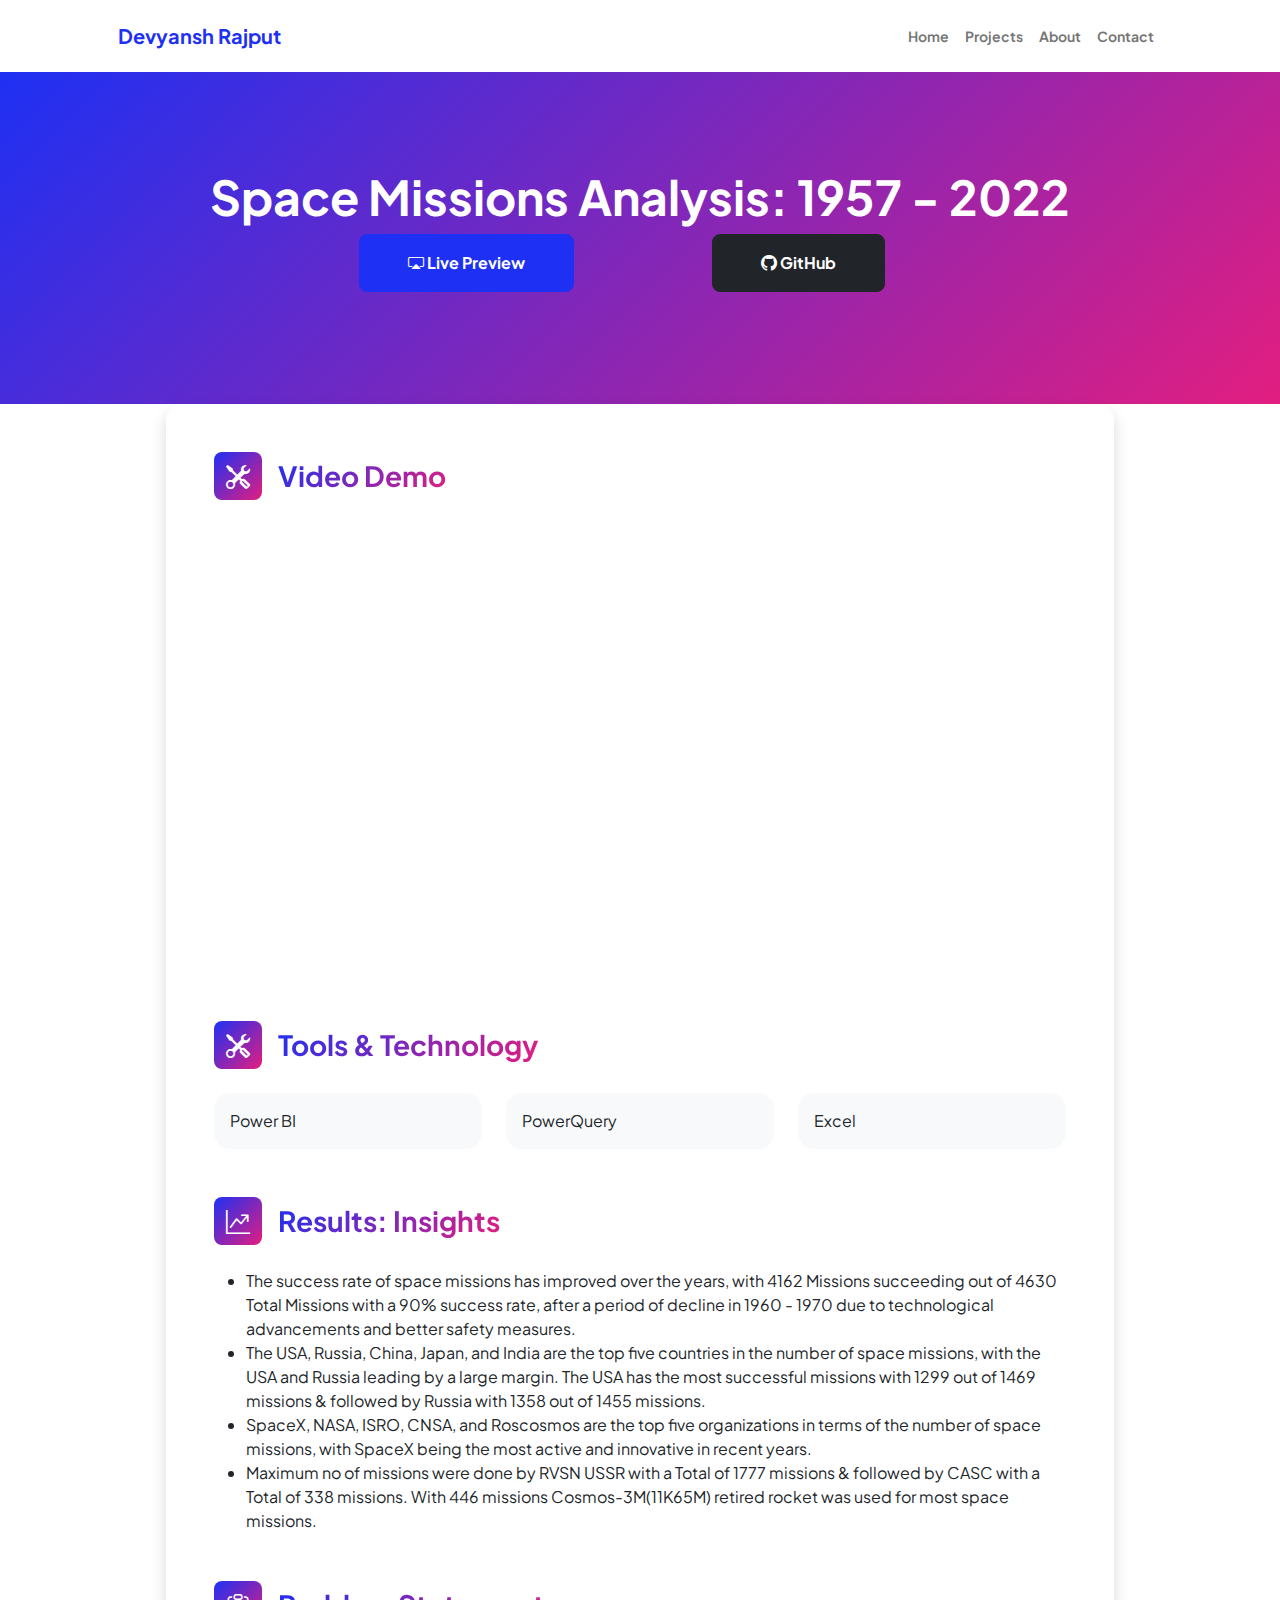
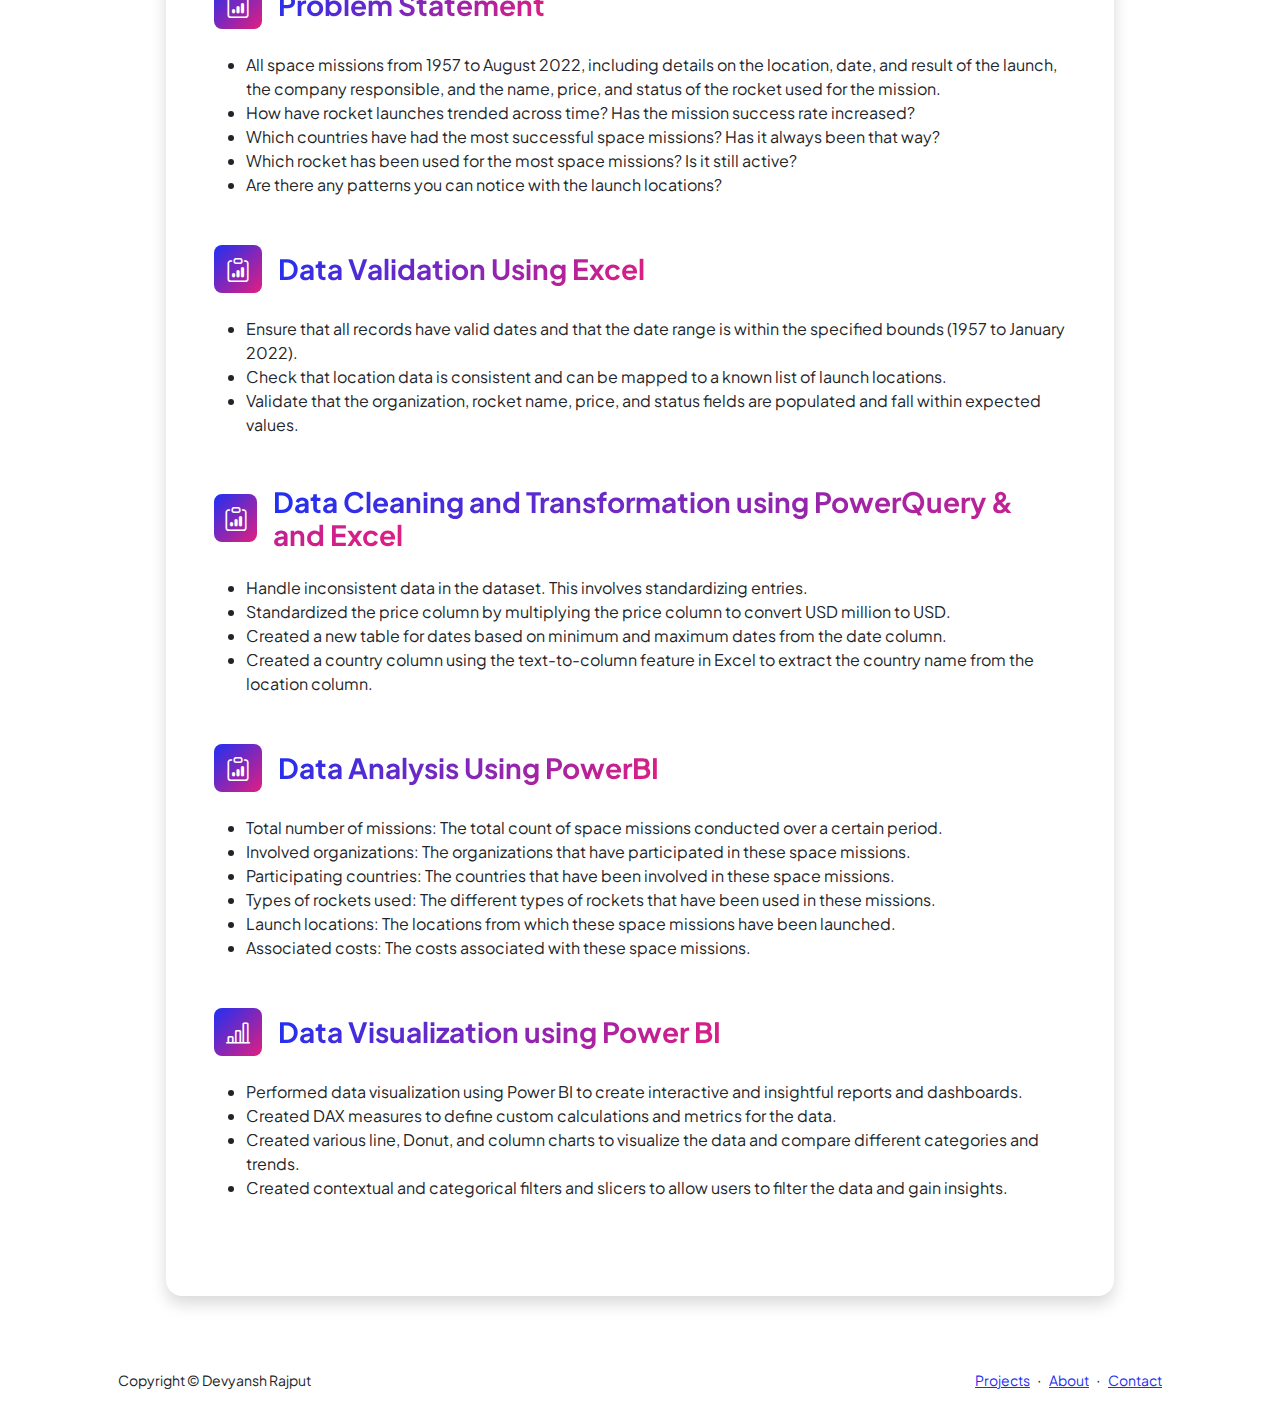
<file: Space_Missions_Analysis.html>
<!DOCTYPE html>
<html lang="en">
  <head>
    <meta charset="utf-8" />
    <meta
      name="viewport"
      content="width=device-width, initial-scale=1, shrink-to-fit=no"
    />
    <meta name="description" content="" />
    <meta name="author" content="" />
    <title>Space Missions Analysis</title>
    <!-- Favicon-->
    <link rel="icon" type="image/x-icon" href="assets/favicon.ico" />
    <!-- Custom Google font-->
    <link rel="preconnect" href="https://fonts.googleapis.com" />
    <link rel="preconnect" href="https://fonts.gstatic.com" crossorigin />
    <link
      href="https://fonts.googleapis.com/css2?family=Plus+Jakarta+Sans:wght@100;200;300;400;500;600;700;800;900&amp;display=swap"
      rel="stylesheet"
    />
    <!-- Bootstrap icons-->
    <link
      href="https://cdn.jsdelivr.net/npm/bootstrap-icons@1.8.1/font/bootstrap-icons.css"
      rel="stylesheet"
    />
    <!-- Core theme CSS (includes Bootstrap)-->
    <link href="css/styles.css" rel="stylesheet" />
    <script
      async
      src="https://www.googletagmanager.com/gtag/js?id=G-4WKS9WXYEY"
    ></script>
    <script>
      window.dataLayer = window.dataLayer || [];
      function gtag() {
        dataLayer.push(arguments);
      }
      gtag("js", new Date());

      gtag("config", "G-4WKS9WXYEY");
    </script>
  </head>

  <body class="d-flex flex-column h-100">
    <main class="flex-shrink-0">
      <!-- Navigation Bar -->
      <nav class="navbar navbar-expand-lg navbar-light bg-white py-3">
        <div class="container px-5">
          <a class="navbar-brand" href="index.html"
            ><span class="fw-bolder text-primary">Devyansh Rajput</span></a
          >
          <button
            class="navbar-toggler"
            type="button"
            data-bs-toggle="collapse"
            data-bs-target="#navbarSupportedContent"
            aria-controls="navbarSupportedContent"
            aria-expanded="false"
            aria-label="Toggle navigation"
          >
            <span class="navbar-toggler-icon"></span>
          </button>
          <div class="collapse navbar-collapse" id="navbarSupportedContent">
            <ul class="navbar-nav ms-auto mb-2 mb-lg-0 small fw-bolder">
              <li class="nav-item">
                <a class="nav-link" href="index.html">Home</a>
              </li>
              <!--
              <li class="nav-item">
                <a class="nav-link" href="resume.html">Resume</a>
              </li>-->
              <li class="nav-item">
                <a class="nav-link" href="projects.html">Projects</a>
              </li>
              <li class="nav-item">
                <a class="nav-link" href="about.html">About</a>
              </li>
              <li class="nav-item">
                <a class="nav-link" href="contact.html">Contact</a>
              </li>
            </ul>
          </div>
        </div>
      </nav>
      <!-- Navigation Bar -->

      <!-- Hero Section-->
      <section class="py-5 bg-gradient-primary-to-secondary text-white">
        <div class="container px-5 my-5">
          <div class="text-center">
            <h2 class="display-5 fw-bolder">
              Space Missions Analysis: 1957 - 2022
            </h2>
            <!-- Three buttons for social media -->
            <section class="connect-section">
              <div class="container px-5">
                <div class="row gx-5 align-items-center justify-content-center">
                  <div class="col-lg-4 col-md-6 col-sm-12 mb-3">
                    <a
                      class="btn btn-primary btn-lg px-5 py-3 me-sm-3 fs-6 fw-bolder"
                      href="Space_Missions_Dashboard.html"
                      target="_blank"
                      ><i class="bi bi-cast"></i> Live Preview</a
                    >
                  </div>
                  <div class="col-lg-4 col-md-6 col-sm-12 mb-3">
                    <a
                      class="btn btn-dark btn-lg px-5 py-3 me-sm-3 fs-6 fw-bolder"
                      href="https://github.com/rajputdevyansh/Space-Missions-Data-Analysis"
                      target="_blank"
                      ><i class="bi bi-github"></i> GitHub</a
                    >
                  </div>
                </div>
              </div>
            </section>
          </div>
        </div>
      </section>
      <!-- Hero Section-->

      <div class="row gx-5 justify-content-center">
        <div class="col-lg-11 col-xl-9 col-xxl-8">
          <!-- Project Description Section-->
          <section>
            <div class="card shadow border-0 rounded-4 mb-5">
              <div class="card-body p-5">
                <!-- Video Player Head-->
                <div class="d-flex align-items-center mb-4">
                  <div
                    class="feature bg-primary bg-gradient-primary-to-secondary text-white rounded-3 me-3"
                  >
                    <i class="bi bi-tools"></i>
                  </div>
                  <h3 class="fw-bolder mb-0">
                    <span class="text-gradient d-inline">Video Demo</span>
                  </h3>
                </div>
                <!-- Video Player Head-->

                <!-- Video Player -->
                <div class="container px-5 my-5">
                  <div
                    style="
                      position: relative;
                      padding-bottom: 56.25%;
                      height: 0;
                      overflow: hidden;
                    "
                  >
                    <iframe
                      style="
                        position: absolute;
                        top: 0;
                        left: 0;
                        width: 100%;
                        height: 100%;
                      "
                      src="https://www.youtube.com/embed/sN2AmyJ-TtI"
                      frameborder="0"
                      allow="accelerometer; autoplay; clipboard-write; encrypted-media; gyroscope; picture-in-picture"
                      allowfullscreen
                    ></iframe>
                  </div>
                </div>
                <!-- Video Player -->

                <!-- Techologies-->
                <div class="mb-5">
                  <div class="d-flex align-items-center mb-4">
                    <div
                      class="feature bg-primary bg-gradient-primary-to-secondary text-white rounded-3 me-3"
                    >
                      <i class="bi bi-tools"></i>
                    </div>
                    <h3 class="fw-bolder mb-0">
                      <span class="text-gradient d-inline"
                        >Tools & Technology</span
                      >
                    </h3>
                  </div>
                  <div class="row row-cols-1 row-cols-md-3 mb-4">
                    <div class="col mb-4 mb-md-0">
                      <div
                        class="d-flex align-items-center bg-light rounded-4 p-3 h-100"
                      >
                        Power BI
                      </div>
                    </div>
                    <div class="col mb-4 mb-md-0">
                      <div
                        class="d-flex align-items-center bg-light rounded-4 p-3 h-100"
                      >
                        PowerQuery
                      </div>
                    </div>
                    <div class="col">
                      <div
                        class="d-flex align-items-center bg-light rounded-4 p-3 h-100"
                      >
                        Excel
                      </div>
                    </div>
                  </div>
                </div>
                <!-- Techologies-->

                <!-- Result of Analysis -->
                <div class="mb-5">
                  <div class="d-flex align-items-center mb-4">
                    <div
                      class="feature bg-primary bg-gradient-primary-to-secondary text-white rounded-3 me-3"
                    >
                      <i class="bi bi-graph-up-arrow"></i>
                    </div>
                    <h3 class="fw-bolder mb-0">
                      <span class="text-gradient d-inline"
                        >Results: Insights</span
                      >
                    </h3>
                  </div>
                  <ul>
                    <li>
                      The success rate of space missions has improved over the years, with 4162 Missions succeeding out of 4630 Total Missions with a 90% success rate, after a period of decline in 1960 - 1970 due to technological advancements and better safety measures.
                    </li>
                    <li>
                      The USA, Russia, China, Japan, and India are the top five countries in the number of space missions, with the USA and Russia leading by a large margin. The USA has the most successful missions with 1299 out of 1469 missions & followed by Russia with 1358 out of 1455 missions.
                    </li>
                    <li>
                      SpaceX, NASA, ISRO, CNSA, and Roscosmos are the top five organizations in terms of the number of space missions, with SpaceX being the most active and innovative in recent years.
                    </li>
                    <li>
                      Maximum no of missions were done by RVSN USSR with a Total of 1777 missions & followed by CASC with a Total of 338 missions. With 446 missions Cosmos-3M(11K65M) retired rocket was used for most space missions.
                    </li>
                    <!-- Add more list items as needed -->
                  </ul>
                </div>
                <!-- Result of Analysis -->

                <!-- Problem Statement -->
                <div class="mb-5">
                  <div class="d-flex align-items-center mb-4">
                    <div
                      class="feature bg-primary bg-gradient-primary-to-secondary text-white rounded-3 me-3"
                    >
                      <i class="bi bi-clipboard-data"></i>
                    </div>
                    <h3 class="fw-bolder mb-0">
                      <span class="text-gradient d-inline"
                        >Problem Statement</span
                      >
                    </h3>
                  </div>
                  <ul>
                    <li>
                      All space missions from 1957 to August 2022, including details on the location, date, and result of the launch, the company responsible, and the name, price, and status of the rocket used for the mission.
                    </li>
                    <li>
                      How have rocket launches trended across time? Has the mission success rate increased?
                    </li>
                    <li>
                      Which countries have had the most successful space missions? Has it always been that way?
                    </li>
                    <li>
                      Which rocket has been used for the most space missions? Is it still active?
                    </li>
                    <li>
                      Are there any patterns you can notice with the launch locations?
                    </li>
                  </ul>
                </div>
                <!-- Problem Statement -->

                <!-- Data Validation -->
                <div class="mb-5">
                  <div class="d-flex align-items-center mb-4">
                    <div
                      class="feature bg-primary bg-gradient-primary-to-secondary text-white rounded-3 me-3"
                    >
                      <i class="bi bi-clipboard-data"></i>
                    </div>
                    <h3 class="fw-bolder mb-0">
                      <span class="text-gradient d-inline"
                        >Data Validation Using Excel</span
                      >
                    </h3>
                  </div>
                  <ul>
                    <li>
                      Ensure  that all records have valid dates and that the date range is within the specified bounds (1957 to January 2022).
                    </li>
                    <li>
                      Check that location data is consistent and can be mapped to a known list of launch locations.
                    </li>
                    <li>
                      Validate that the organization, rocket name, price, and status fields are populated and fall within expected values.
                    </li>
                  </ul>
                </div>
                <!-- Data Validation -->

                <!-- Data Cleaning and Transformation(ETL) -->
                <div class="mb-5">
                  <div class="d-flex align-items-center mb-4">
                    <div
                      class="feature bg-primary bg-gradient-primary-to-secondary text-white rounded-3 me-3"
                    >
                      <i class="bi bi-clipboard-data"></i>
                    </div>
                    <h3 class="fw-bolder mb-0">
                      <span class="text-gradient d-inline"
                        >Data Cleaning and Transformation using PowerQuery & and Excel</span
                      >
                    </h3>
                  </div>
                  <ul>
                    <li>
                      Handle inconsistent data in the dataset. This involves standardizing entries.
                    </li>
                    <li>
                      Standardized the price column by multiplying the price column to convert USD million to USD.
                    </li>
                    <li>
                      Created a new table for dates based on minimum and maximum dates from the date column.
                    </li>
                    <li>
                      Created a country column using the text-to-column feature in Excel to extract the country name from the location column.
                    </li>
                  </ul>
                </div>
                <!-- Data Cleaning and Trsanformation(ETL) -->

                <!-- Data Analysis -->
                <div class="mb-5">
                  <div class="d-flex align-items-center mb-4">
                    <div
                      class="feature bg-primary bg-gradient-primary-to-secondary text-white rounded-3 me-3"
                    >
                      <i class="bi bi-clipboard-data"></i>
                    </div>
                    <h3 class="fw-bolder mb-0">
                      <span class="text-gradient d-inline"
                        >Data Analysis Using PowerBI</span
                      >
                    </h3>
                  </div>
                  <ul>
                    <li>
                      Total number of missions: The total count of space missions conducted over a certain period.
                    </li>
                    <li>
                      Involved organizations: The organizations that have participated in these space missions.
                    </li>
                    <li>
                      Participating countries: The countries that have been involved in these space missions.
                    </li>
                    <li>
                      Types of rockets used: The different types of rockets that have been used in these missions.
                    </li>
                    <li>
                      Launch locations: The locations from which these space missions have been launched.
                    </li>
                    <li>
                      Associated costs: The costs associated with these space missions.
                    </li>
                  </ul>
                </div>
                <!-- Data Analysis -->

                <!-- Data Visualization-->
                <div class="mb-5">
                  <div class="d-flex align-items-center mb-4">
                    <div
                      class="feature bg-primary bg-gradient-primary-to-secondary text-white rounded-3 me-3"
                    >
                      <i class="bi bi-bar-chart-line"></i>
                    </div>
                    <h3 class="fw-bolder mb-0">
                      <span class="text-gradient d-inline"
                        >Data Visualization using Power BI</span
                      >
                    </h3>
                  </div>
                  <ul>
                    <li>
                      Performed data visualization using Power BI to create interactive and insightful reports and dashboards.
                    </li>
                    <li>
                      Created DAX measures to define custom calculations and metrics for the data.
                    </li>
                    <li>
                      Created various line, Donut, and column charts to visualize the data and compare different categories and trends.
                    </li>
                    <li>
                      Created contextual and categorical filters and slicers to allow users to filter the data and gain insights.
                    </li>
                  </ul>
                </div>
                <!-- Data Visualization -->
              </div>
            </div>
          </section>
          <!-- Project Description Section-->
        </div>
      </div>
    </main>

    <!-- Footer-->
    <footer class="bg-white py-4 mt-auto">
      <div class="container px-5">
        <div
          class="row align-items-center justify-content-between flex-column flex-sm-row"
        >
          <div class="col-auto">
            <div class="small m-0">Copyright &copy; Devyansh Rajput</div>
          </div>
          <div class="col-auto">
            <a class="small" href="projects.html">Projects</a>
            <span class="mx-1">&middot;</span>
            <a class="small" href="about.html">About</a>
            <span class="mx-1">&middot;</span>
            <a class="small" href="contact.html">Contact</a>
          </div>
        </div>
      </div>
    </footer>
    <!-- Footer-->

    <!-- Bootstrap core JS-->
    <script src="https://cdn.jsdelivr.net/npm/bootstrap@5.2.3/dist/js/bootstrap.bundle.min.js"></script>
    <!-- Core theme JS-->
    <script src="js/scripts.js"></script>
  </body>
</html>
</file>
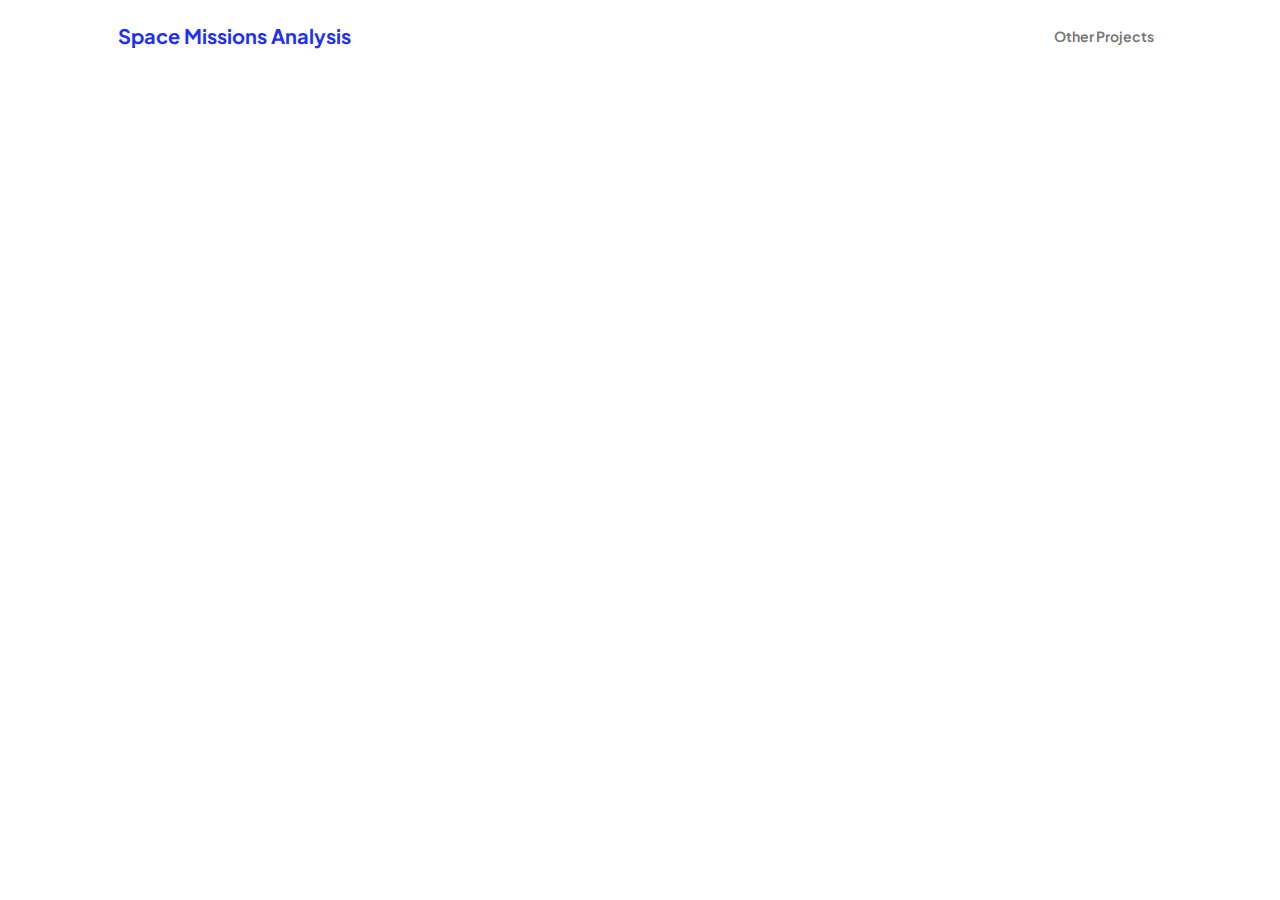
<file: Space_Missions_Dashboard.html>
<!DOCTYPE html>
<head>
    <meta charset="utf-8" />
    <meta
      name="viewport"
      content="width=device-width, initial-scale=1, shrink-to-fit=no"
    />
    <meta name="description" content="" />
    <meta name="author" content="" />
    <title>Space Missions Analysis</title>
    <!-- Favicon-->
    <link rel="icon" type="image/x-icon" href="assets/favicon.ico" />
    <!-- Custom Google font-->
    <link rel="preconnect" href="https://fonts.googleapis.com" />
    <link rel="preconnect" href="https://fonts.gstatic.com" crossorigin />
    <link
      href="https://fonts.googleapis.com/css2?family=Plus+Jakarta+Sans:wght@100;200;300;400;500;600;700;800;900&amp;display=swap"
      rel="stylesheet"
    />
    <!-- Bootstrap icons-->
    <link
      href="https://cdn.jsdelivr.net/npm/bootstrap-icons@1.8.1/font/bootstrap-icons.css"
      rel="stylesheet"
    />
    <!-- Core theme CSS (includes Bootstrap)-->
    <link href="css/styles.css" rel="stylesheet" />
    <script
      async
      src="https://www.googletagmanager.com/gtag/js?id=G-4WKS9WXYEY"
    ></script>
    <script>
      window.dataLayer = window.dataLayer || [];
      function gtag() {
        dataLayer.push(arguments);
      }
      gtag("js", new Date());

      gtag("config", "G-4WKS9WXYEY");
    </script>
  </head>

  <body class="d-flex flex-column h-100">
    <main class="flex-shrink-0">

      <!-- Navigation Bar -->
      <nav class="navbar navbar-expand-lg navbar-light bg-white py-3">
        <div class="container px-5">
          <a class="navbar-brand" href="Space_Missions_Analysis.html"><span class="fw-bolder text-primary">Space Missions Analysis</span></a>
          <button
            class="navbar-toggler"
            type="button"
            data-bs-toggle="collapse"
            data-bs-target="#navbarSupportedContent"
            aria-controls="navbarSupportedContent"
            aria-expanded="false"
            aria-label="Toggle navigation"
          >
            <span class="navbar-toggler-icon"></span>
          </button>
          <div class="collapse navbar-collapse" id="navbarSupportedContent">
            <ul class="navbar-nav ms-auto mb-2 mb-lg-0 small fw-bolder">
              <li class="nav-item">
                <a class="nav-link" href="projects.html">Other Projects</a>
              </li>
            </ul>
          </div>
        </div>
      </nav>
      <!-- Navigation Bar -->

      <!-- Power BI Dashboard -->
      <iframe title="Space Missions" width="1680" height="740" src="https://app.powerbi.com/view?r=eyJrIjoiYzUwZWZhNTAtYTU4Mi00Y2Y2LTkwYmMtMjcyNWFkYzkwNDk2IiwidCI6IjMwMmQyZWRlLTlkNTItNGJjZS04NmJmLTMwMGUzNmE4ZjUxMSJ9" frameborder="0" allowFullScreen="true"></iframe>
      <!-- Power BI Dashboard -->
    </main>
  </body>
</html>
</file>
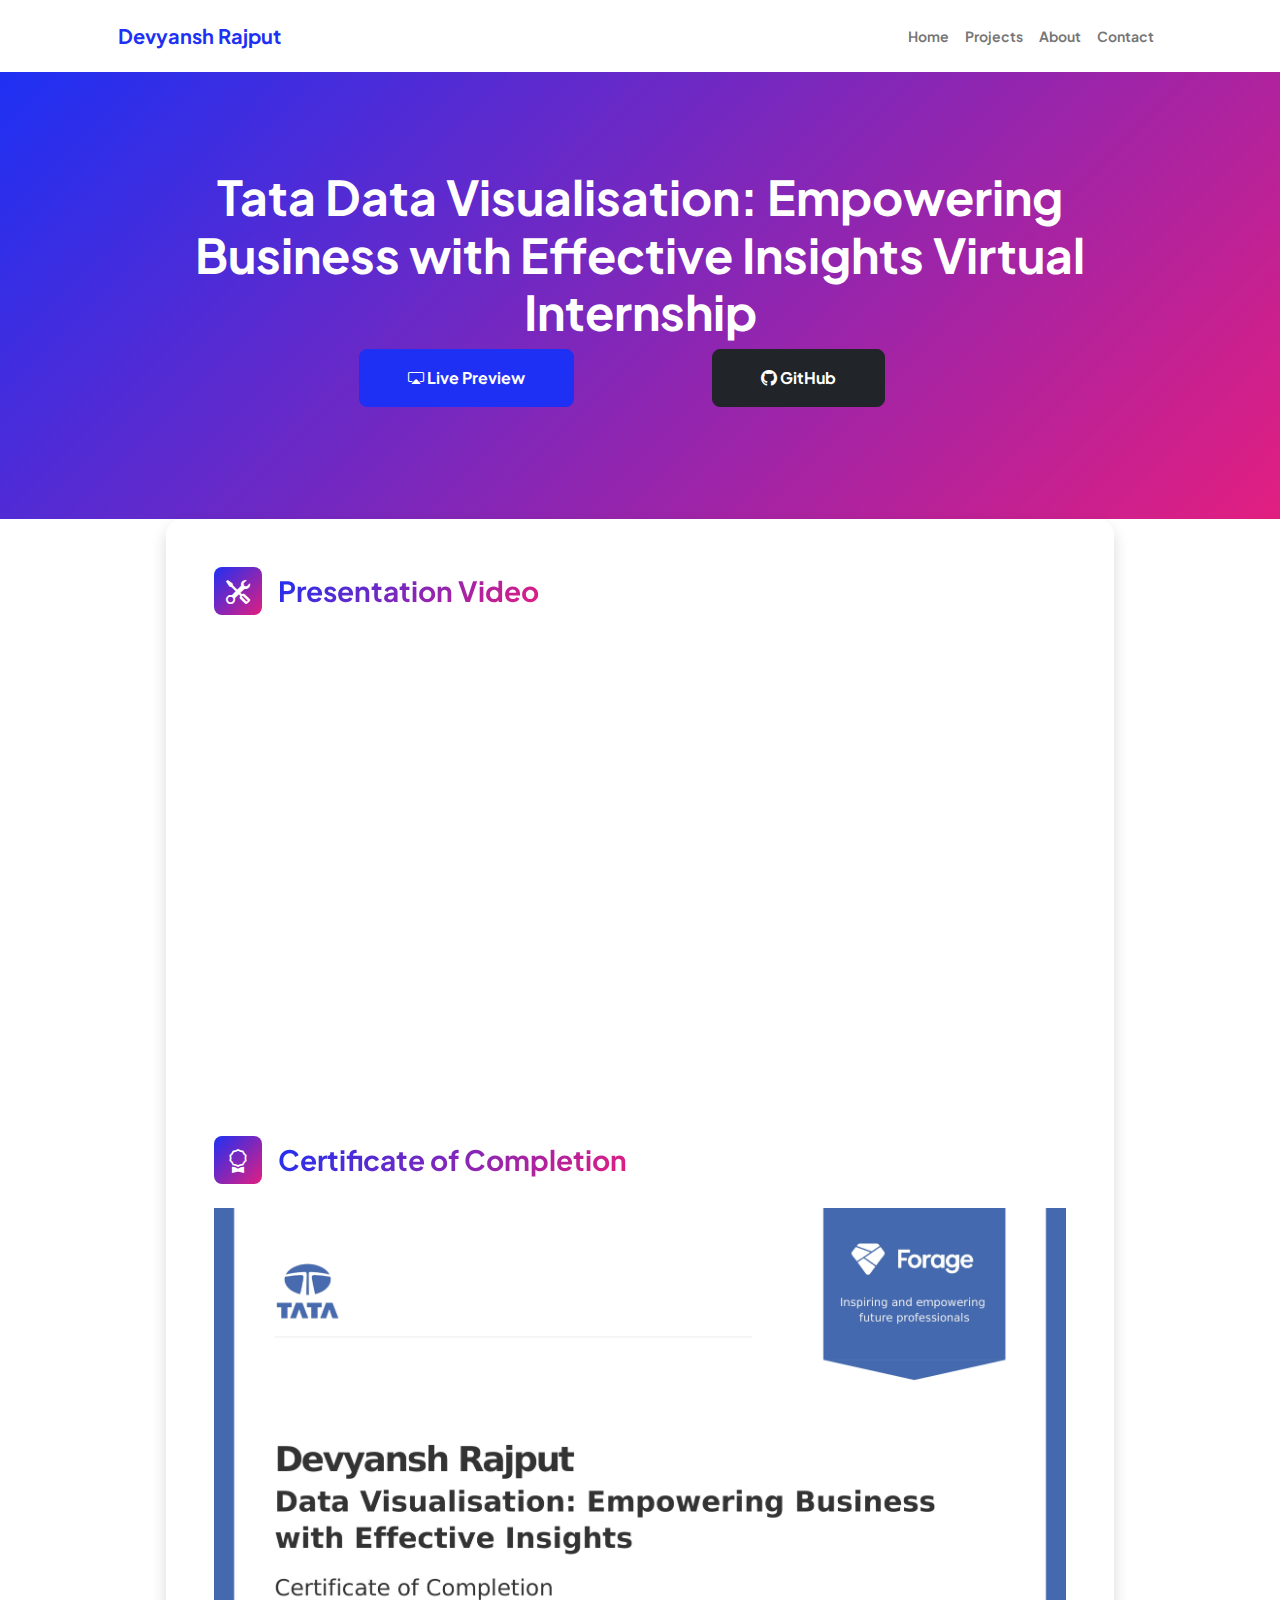
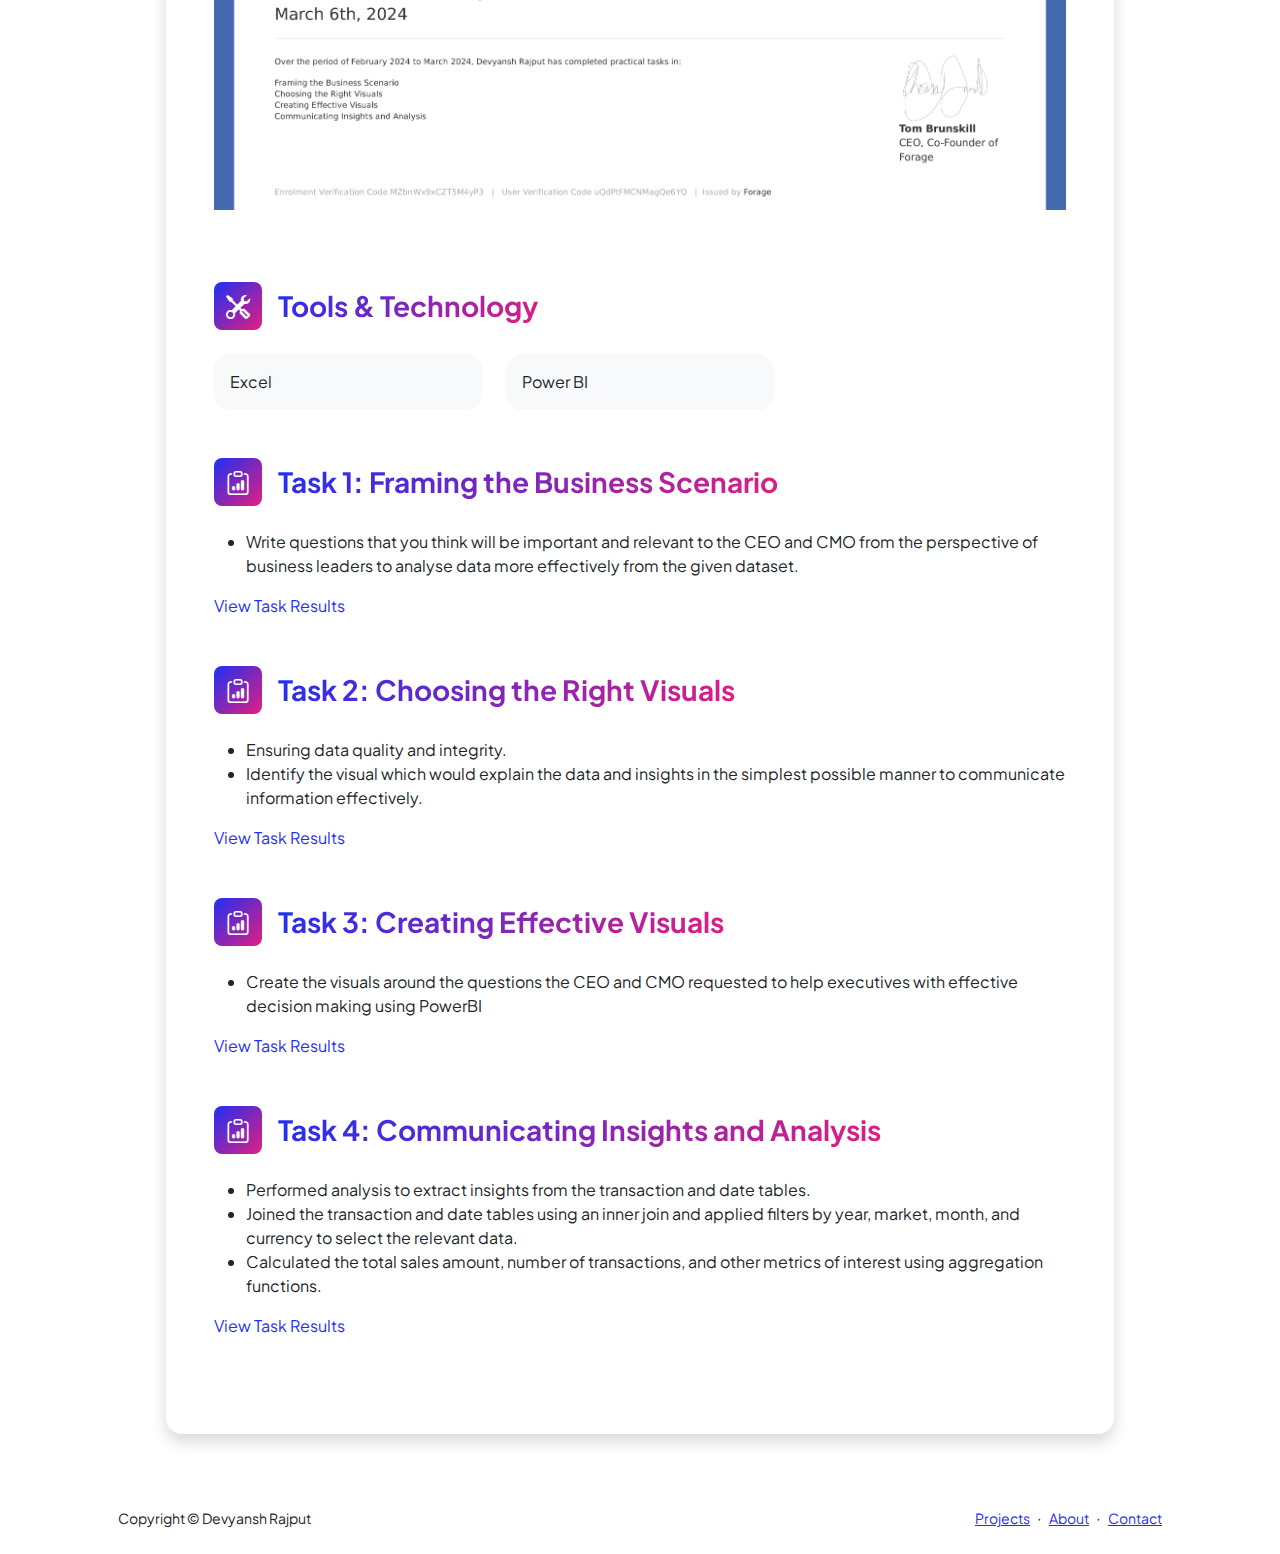
<file: Tata_Data_Visualisation_Virutal_Internship.html>
<!DOCTYPE html>
<html lang="en">
  <head>
    <meta charset="utf-8" />
    <meta
      name="viewport"
      content="width=device-width, initial-scale=1, shrink-to-fit=no"
    />
    <meta name="description" content="" />
    <meta name="author" content="" />
    <title>Tata Data Visualisation: Empowering Business with Effective Insights Virtual Internship</title>
    <!-- Favicon-->
    <link rel="icon" type="image/x-icon" href="assets/favicon.ico" />
    <!-- Custom Google font-->
    <link rel="preconnect" href="https://fonts.googleapis.com" />
    <link rel="preconnect" href="https://fonts.gstatic.com" crossorigin />
    <link
      href="https://fonts.googleapis.com/css2?family=Plus+Jakarta+Sans:wght@100;200;300;400;500;600;700;800;900&amp;display=swap"
      rel="stylesheet"
    />
    <!-- Bootstrap icons-->
    <link
      href="https://cdn.jsdelivr.net/npm/bootstrap-icons@1.8.1/font/bootstrap-icons.css"
      rel="stylesheet"
    />
    <!-- Core theme CSS (includes Bootstrap)-->
    <link href="css/styles.css" rel="stylesheet" />
    <script
      async
      src="https://www.googletagmanager.com/gtag/js?id=G-4WKS9WXYEY"
    ></script>
    <script>
      window.dataLayer = window.dataLayer || [];
      function gtag() {
        dataLayer.push(arguments);
      }
      gtag("js", new Date());

      gtag("config", "G-4WKS9WXYEY");
    </script>
  </head>

  <body class="d-flex flex-column h-100">
    <main class="flex-shrink-0">
      <!-- Navigation Bar -->
      <nav class="navbar navbar-expand-lg navbar-light bg-white py-3">
        <div class="container px-5">
          <a class="navbar-brand" href="index.html"
            ><span class="fw-bolder text-primary">Devyansh Rajput</span></a
          >
          <button
            class="navbar-toggler"
            type="button"
            data-bs-toggle="collapse"
            data-bs-target="#navbarSupportedContent"
            aria-controls="navbarSupportedContent"
            aria-expanded="false"
            aria-label="Toggle navigation"
          >
            <span class="navbar-toggler-icon"></span>
          </button>
          <div class="collapse navbar-collapse" id="navbarSupportedContent">
            <ul class="navbar-nav ms-auto mb-2 mb-lg-0 small fw-bolder">
              <li class="nav-item">
                <a class="nav-link" href="index.html">Home</a>
              </li>
              <!--
              <li class="nav-item">
                <a class="nav-link" href="resume.html">Resume</a>
              </li>-->
              <li class="nav-item">
                <a class="nav-link" href="projects.html">Projects</a>
              </li>
              <li class="nav-item">
                <a class="nav-link" href="about.html">About</a>
              </li>
              <li class="nav-item">
                <a class="nav-link" href="contact.html">Contact</a>
              </li>
            </ul>
          </div>
        </div>
      </nav>
      <!-- Navigation Bar -->

      <!-- Hero Section-->
      <section class="py-5 bg-gradient-primary-to-secondary text-white">
        <div class="container px-5 my-5">
          <div class="text-center">
            <h2 class="display-5 fw-bolder">
              Tata Data Visualisation: Empowering Business with Effective Insights Virtual Internship
            </h2>
            <!-- Three buttons for social media -->
            <section class="connect-section">
              <div class="container px-5">
                <div class="row gx-5 align-items-center justify-content-center">
                  <div class="col-lg-4 col-md-6 col-sm-12 mb-3">
                    <a
                      class="btn btn-primary btn-lg px-5 py-3 me-sm-3 fs-6 fw-bolder"
                      href="Tata_Data_Visualisation_Virutal_Internship_Dashboard.html"
                      target="_blank"
                      ><i class="bi bi-cast"></i> Live Preview</a
                    >
                  </div>
                  <div class="col-lg-4 col-md-6 col-sm-12 mb-3">
                    <a
                      class="btn btn-dark btn-lg px-5 py-3 me-sm-3 fs-6 fw-bolder"
                      href="https://github.com/rajputdevyansh/Tata-Data-Visualisation-Virtual-Internship"
                      target="_blank"
                      ><i class="bi bi-github"></i> GitHub</a
                    >
                  </div>
                </div>
              </div>
            </section>
          </div>
        </div>
      </section>
      <!-- Hero Section-->

      <div class="row gx-5 justify-content-center">
        <div class="col-lg-11 col-xl-9 col-xxl-8">
          <!-- Project Description Section-->
          <section>
            <div class="card shadow border-0 rounded-4 mb-5">
              <div class="card-body p-5">
                <!-- Video Player Head-->
                <div class="d-flex align-items-center mb-4">
                  <div
                    class="feature bg-primary bg-gradient-primary-to-secondary text-white rounded-3 me-3"
                  >
                    <i class="bi bi-tools"></i>
                  </div>
                  <h3 class="fw-bolder mb-0">
                    <span class="text-gradient d-inline">Presentation Video</span>
                  </h3>
                </div>
                <!-- Video Player Head-->

                <!-- Video Player -->
                <div class="container px-5 my-5">
                  <div
                    style="
                      position: relative;
                      padding-bottom: 56.25%;
                      height: 0;
                      overflow: hidden;
                    "
                  >
                    <iframe
                      style="
                        position: absolute;
                        top: 0;
                        left: 0;
                        width: 100%;
                        height: 100%;
                      "
                      src="https://www.youtube.com/embed/BiprZ52wxOM"
                      frameborder="0"
                      allow="accelerometer; autoplay; clipboard-write; encrypted-media; gyroscope; picture-in-picture"
                      allowfullscreen
                    ></iframe>
                  </div>
                </div>
                <!-- Video Player -->

                <!-- Certificate -->
                <div class="mb-5">
                  <div class="d-flex align-items-center mb-4">
                    <div
                      class="feature bg-primary bg-gradient-primary-to-secondary text-white rounded-3 me-3"
                    >
                      <i class="bi bi-award"></i>
                    </div>
                    <h3 class="fw-bolder mb-0">
                      <span class="text-gradient d-inline"
                        >Certificate of Completion</span
                      >
                    </h3>
                  </div>
                  <div class="d-flex align-items-center mb-4">
                  <div class="d-flex align-items-center mb-4">
                    <img src="assets/Tata Group.jpg" alt="Certificate Image" style="width: 100%; height: auto;">
                  </div>             
                </div>
                </div>
                <!-- Certificate -->

                <!-- Techologies-->
                <div class="mb-5">
                  <div class="d-flex align-items-center mb-4">
                    <div
                      class="feature bg-primary bg-gradient-primary-to-secondary text-white rounded-3 me-3"
                    >
                      <i class="bi bi-tools"></i>
                    </div>
                    <h3 class="fw-bolder mb-0">
                      <span class="text-gradient d-inline"
                        >Tools & Technology</span
                      >
                    </h3>
                  </div>
                  <div class="row row-cols-1 row-cols-md-3 mb-4">
                    <div class="col mb-4 mb-md-0">
                      <div
                        class="d-flex align-items-center bg-light rounded-4 p-3 h-100"
                      >
                        Excel
                      </div>
                    </div>
                    <div class="col mb-4 mb-md-0">
                      <div
                        class="d-flex align-items-center bg-light rounded-4 p-3 h-100"
                      >
                        Power BI
                      </div>
                    </div>
                    <div class="col">
                    </div>
                  </div>
                </div>
                <!-- Techologies-->

                <!-- Task 1 -->
                <div class="mb-5">
                  <div class="d-flex align-items-center mb-4">
                    <div
                      class="feature bg-primary bg-gradient-primary-to-secondary text-white rounded-3 me-3"
                    >
                      <i class="bi bi-clipboard-data"></i>
                    </div>
                    <h3 class="fw-bolder mb-0">
                      <span class="text-gradient d-inline"
                        >Task 1: Framing the Business Scenario</span
                      >
                    </h3>
                  </div>
                  <ul>
                    <li>
                      Write questions that you think will be important and relevant to the CEO and CMO from the perspective of business leaders to analyse data more effectively from the given dataset.
                    </li>
                  </ul>
                  <a
                  class="text-primary text-decoration-none"
                  href="https://github.com/rajputdevyansh/Tata-Data-Visualisation-Virtual-Internship/blob/main/Tata%20Group%20Virtual%20Internship/Task%201%20Framing%20the%20Business%20Scenario.txt"
                  target="_blank"
                  >View Task Results</a>
                </div>
                <!-- Task 1 -->

                <!-- Task 2 -->
                <div class="mb-5">
                  <div class="d-flex align-items-center mb-4">
                    <div
                      class="feature bg-primary bg-gradient-primary-to-secondary text-white rounded-3 me-3"
                    >
                      <i class="bi bi-clipboard-data"></i>
                    </div>
                    <h3 class="fw-bolder mb-0">
                      <span class="text-gradient d-inline"
                        >Task 2: Choosing the Right Visuals</span
                      >
                    </h3>
                  </div>
                  <ul>
                    <li>Ensuring data quality and integrity.</li>
                    <li>
                      Identify the visual which would explain the data and insights in the simplest possible manner to communicate information effectively.
                    </li>
                  </ul>
                  <a
                  class="text-primary text-decoration-none"
                  href="https://github.com/rajputdevyansh/Tata-Data-Visualisation-Virtual-Internship/blob/main/Tata%20Group%20Virtual%20Internship/Task%202%20Choosing%20the%20Right%20Visuals.txt"
                  target="_blank"
                  >View Task Results</a>
                </div>
                <!-- Task 2 -->

                <!-- Task 3 -->
                <div class="mb-5">
                  <div class="d-flex align-items-center mb-4">
                    <div
                      class="feature bg-primary bg-gradient-primary-to-secondary text-white rounded-3 me-3"
                    >
                      <i class="bi bi-clipboard-data"></i>
                    </div>
                    <h3 class="fw-bolder mb-0">
                      <span class="text-gradient d-inline"
                        >Task 3: Creating Effective Visuals</span
                      >
                    </h3>
                  </div>
                  <ul>
                    <li>
                      Create the visuals around the questions the CEO and CMO requested to help executives with effective decision making using PowerBI
                    </li>
                  </ul>
                  <a
                  class="text-primary text-decoration-none"
                  href="Tata_Data_Visualisation_Virutal_Internship_Dashboard.html"
                  target="_blank"
                  >View Task Results</a>
                </div>
                <!-- Task 3 -->

                <!-- Task 4 -->
                <div class="mb-5">
                  <div class="d-flex align-items-center mb-4">
                    <div
                      class="feature bg-primary bg-gradient-primary-to-secondary text-white rounded-3 me-3"
                    >
                      <i class="bi bi-clipboard-data"></i>
                    </div>
                    <h3 class="fw-bolder mb-0">
                      <span class="text-gradient d-inline"
                        >Task 4: Communicating Insights and Analysis</span
                      >
                    </h3>
                  </div>
                  <ul>
                    <li>
                      Performed analysis to extract insights from the transaction and date tables.
                    </li>
                    <li>
                      Joined the transaction and date tables using an inner join and applied filters by year, market, month, and currency to select the relevant data.
                    </li>
                    <li>
                      Calculated the total sales amount, number of transactions, and other metrics of interest using aggregation functions.
                    </li>
                  </ul>
                  <a
                  class="text-primary text-decoration-none"
                  href="https://github.com/rajputdevyansh/Tata-Data-Visualisation-Virtual-Internship/blob/main/Tata%20Group%20Virtual%20Internship/Task%204%20Communicating%20Insights%20and%20Analysis.txt"
                  target="_blank"
                  >View Task Results</a>
                </div>
                <!-- Task 4 -->
              </div>
            </div>
          </section>
          <!-- Project Description Section-->
        </div>
      </div>
    </main>

    <!-- Footer-->
    <footer class="bg-white py-4 mt-auto">
      <div class="container px-5">
        <div
          class="row align-items-center justify-content-between flex-column flex-sm-row"
        >
          <div class="col-auto">
            <div class="small m-0">Copyright &copy; Devyansh Rajput</div>
          </div>
          <div class="col-auto">
            <a class="small" href="projects.html">Projects</a>
            <span class="mx-1">&middot;</span>
            <a class="small" href="about.html">About</a>
            <span class="mx-1">&middot;</span>
            <a class="small" href="contact.html">Contact</a>
          </div>
        </div>
      </div>
    </footer>
    <!-- Footer-->

    <!-- Bootstrap core JS-->
    <script src="https://cdn.jsdelivr.net/npm/bootstrap@5.2.3/dist/js/bootstrap.bundle.min.js"></script>
    <!-- Core theme JS-->
    <script src="js/scripts.js"></script>
  </body>
</html>
</file>
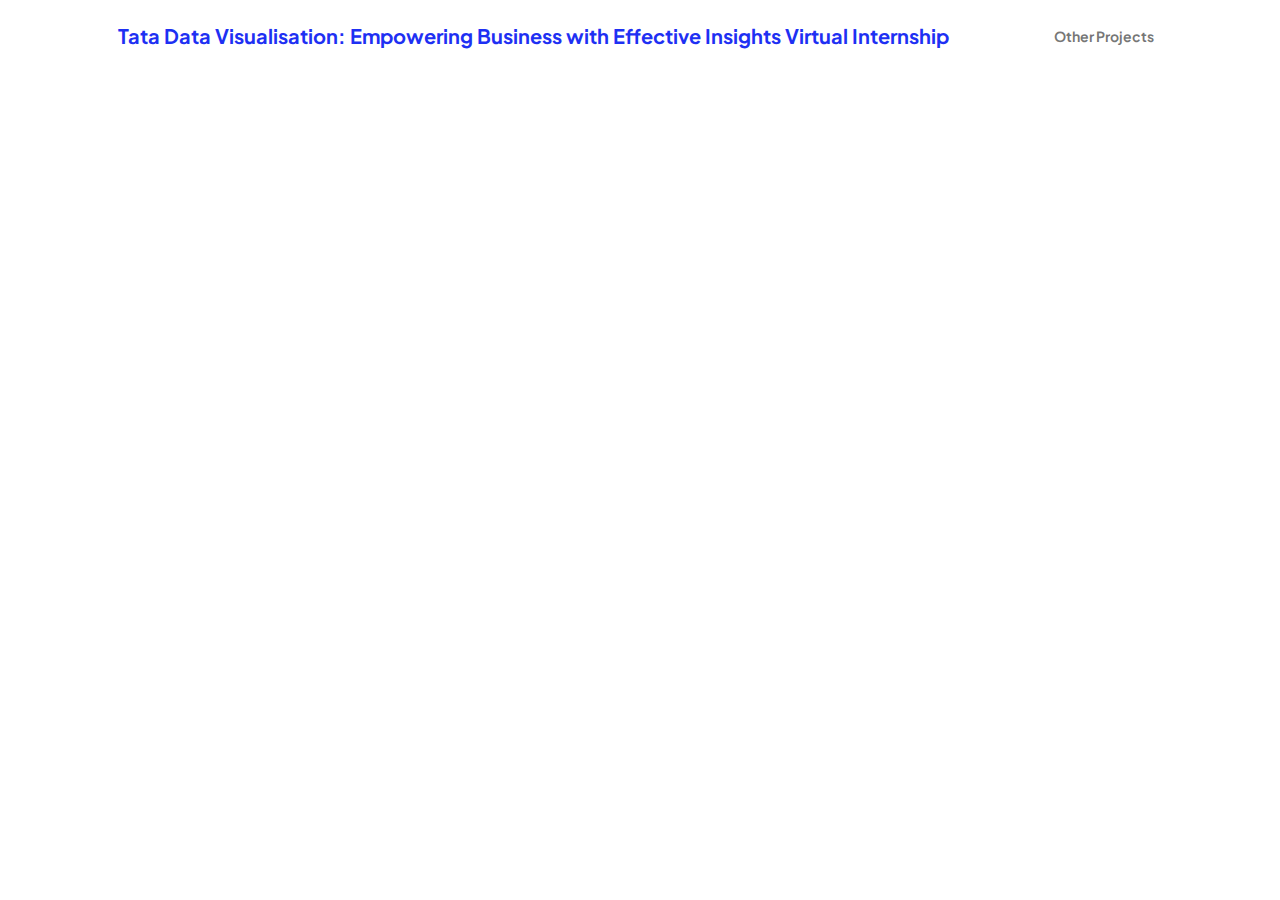
<file: Tata_Data_Visualisation_Virutal_Internship_Dashboard.html>
<!DOCTYPE html>
<head>
    <meta charset="utf-8" />
    <meta
      name="viewport"
      content="width=device-width, initial-scale=1, shrink-to-fit=no"
    />
    <meta name="description" content="" />
    <meta name="author" content="" />
    <title>Tata Data Visualisation: Empowering Business with Effective Insights Virtual Internship</title>
    <!-- Favicon-->
    <link rel="icon" type="image/x-icon" href="assets/favicon.ico" />
    <!-- Custom Google font-->
    <link rel="preconnect" href="https://fonts.googleapis.com" />
    <link rel="preconnect" href="https://fonts.gstatic.com" crossorigin />
    <link
      href="https://fonts.googleapis.com/css2?family=Plus+Jakarta+Sans:wght@100;200;300;400;500;600;700;800;900&amp;display=swap"
      rel="stylesheet"
    />
    <!-- Bootstrap icons-->
    <link
      href="https://cdn.jsdelivr.net/npm/bootstrap-icons@1.8.1/font/bootstrap-icons.css"
      rel="stylesheet"
    />
    <!-- Core theme CSS (includes Bootstrap)-->
    <link href="css/styles.css" rel="stylesheet" />
    <script
      async
      src="https://www.googletagmanager.com/gtag/js?id=G-4WKS9WXYEY"
    ></script>
    <script>
      window.dataLayer = window.dataLayer || [];
      function gtag() {
        dataLayer.push(arguments);
      }
      gtag("js", new Date());

      gtag("config", "G-4WKS9WXYEY");
    </script>
  </head>

  <body class="d-flex flex-column h-100">
    <main class="flex-shrink-0">

      <!-- Navigation Bar -->
      <nav class="navbar navbar-expand-lg navbar-light bg-white py-3">
        <div class="container px-5">
          <a class="navbar-brand" href="Tata_Data_Visualisation_Virutal_Internship.html"><span class="fw-bolder text-primary">Tata Data Visualisation: Empowering Business with Effective Insights Virtual Internship</span></a>
          <button
            class="navbar-toggler"
            type="button"
            data-bs-toggle="collapse"
            data-bs-target="#navbarSupportedContent"
            aria-controls="navbarSupportedContent"
            aria-expanded="false"
            aria-label="Toggle navigation"
          >
            <span class="navbar-toggler-icon"></span>
          </button>
          <div class="collapse navbar-collapse" id="navbarSupportedContent">
            <ul class="navbar-nav ms-auto mb-2 mb-lg-0 small fw-bolder">
              <li class="nav-item">
                <a class="nav-link" href="projects.html">Other Projects</a>
              </li>
            </ul>
          </div>
        </div>
      </nav>
      <!-- Navigation Bar -->

      <!-- Power BI Dashboard -->
      <iframe title="Task 3 Creating Effective Visuals" width="1680" height="740" src="https://app.powerbi.com/view?r=eyJrIjoiZWNkYThmYzktODg3My00OWJhLTliNjUtNDBlNDE3MDBhMWUzIiwidCI6IjMwMmQyZWRlLTlkNTItNGJjZS04NmJmLTMwMGUzNmE4ZjUxMSJ9" frameborder="0" allowFullScreen="true"></iframe>
      <!-- Power BI Dashboard -->
    </main>
  </body>
</html>
</file>
